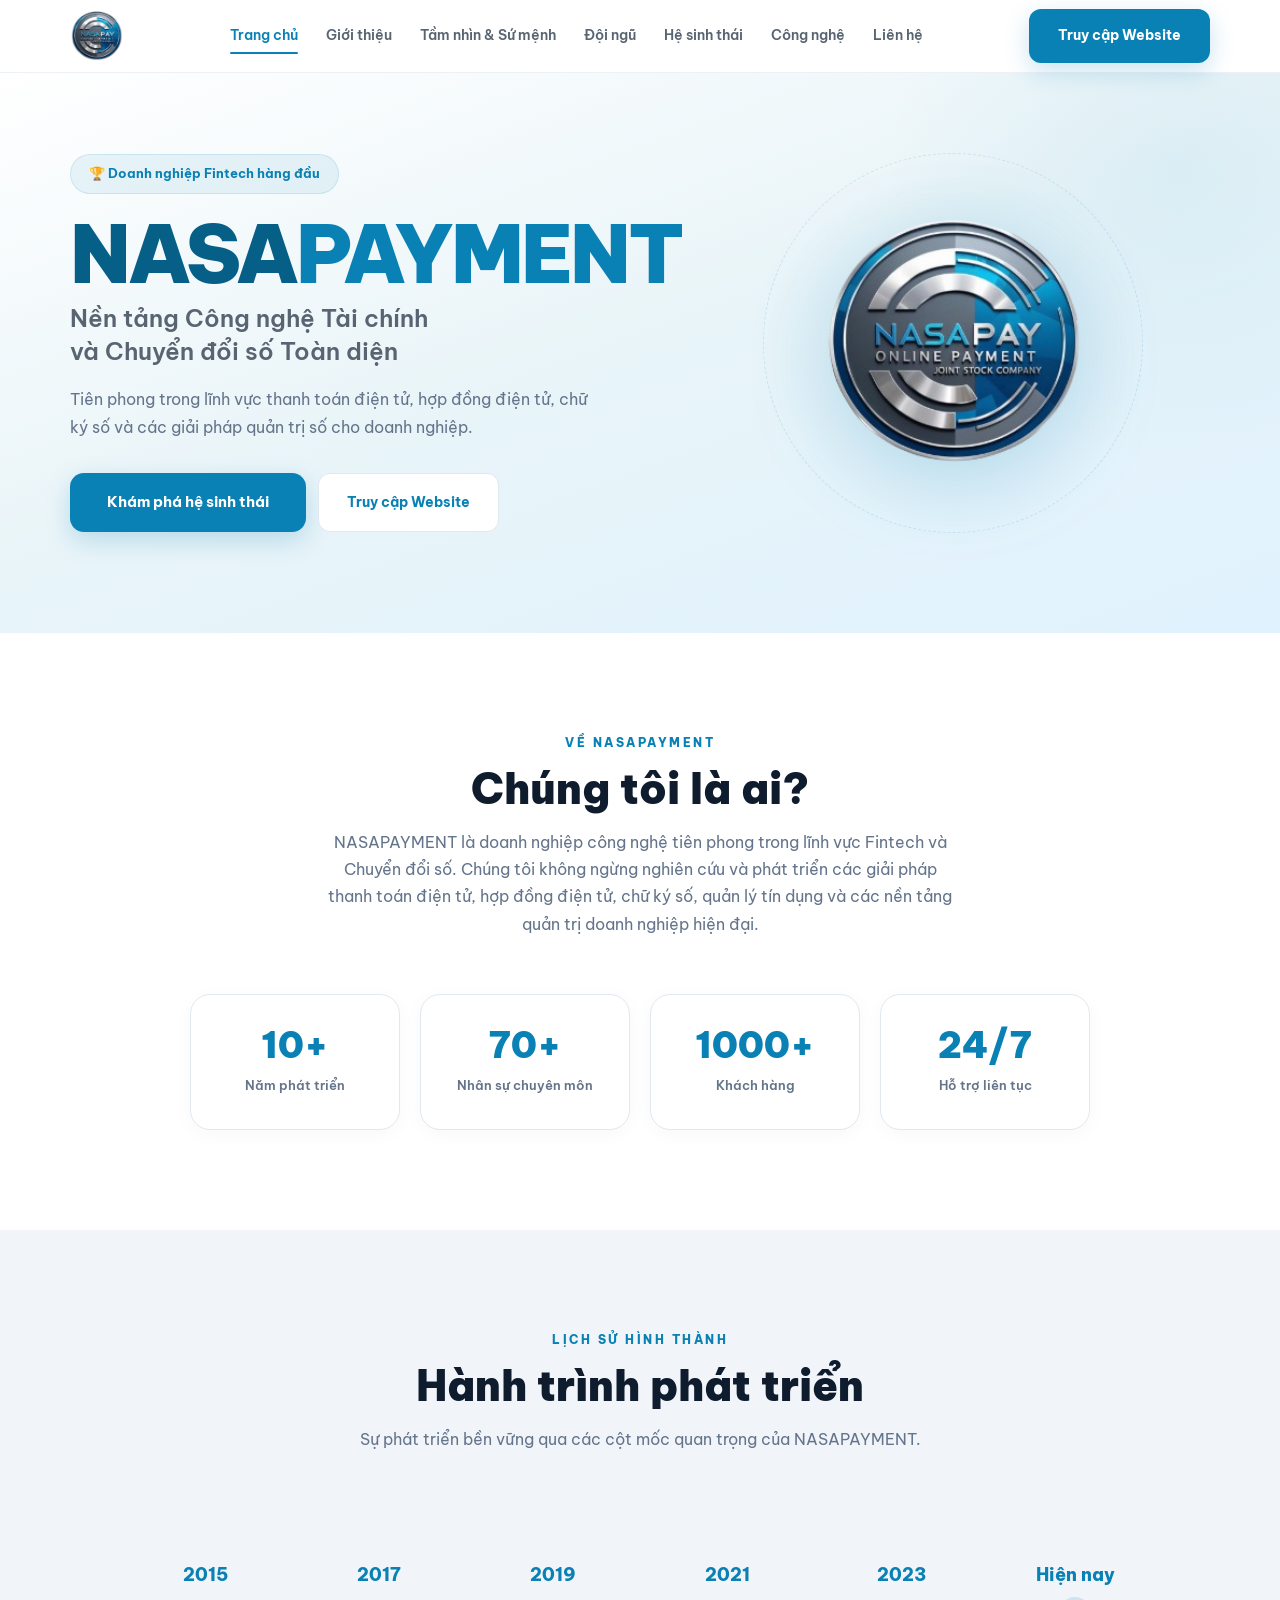
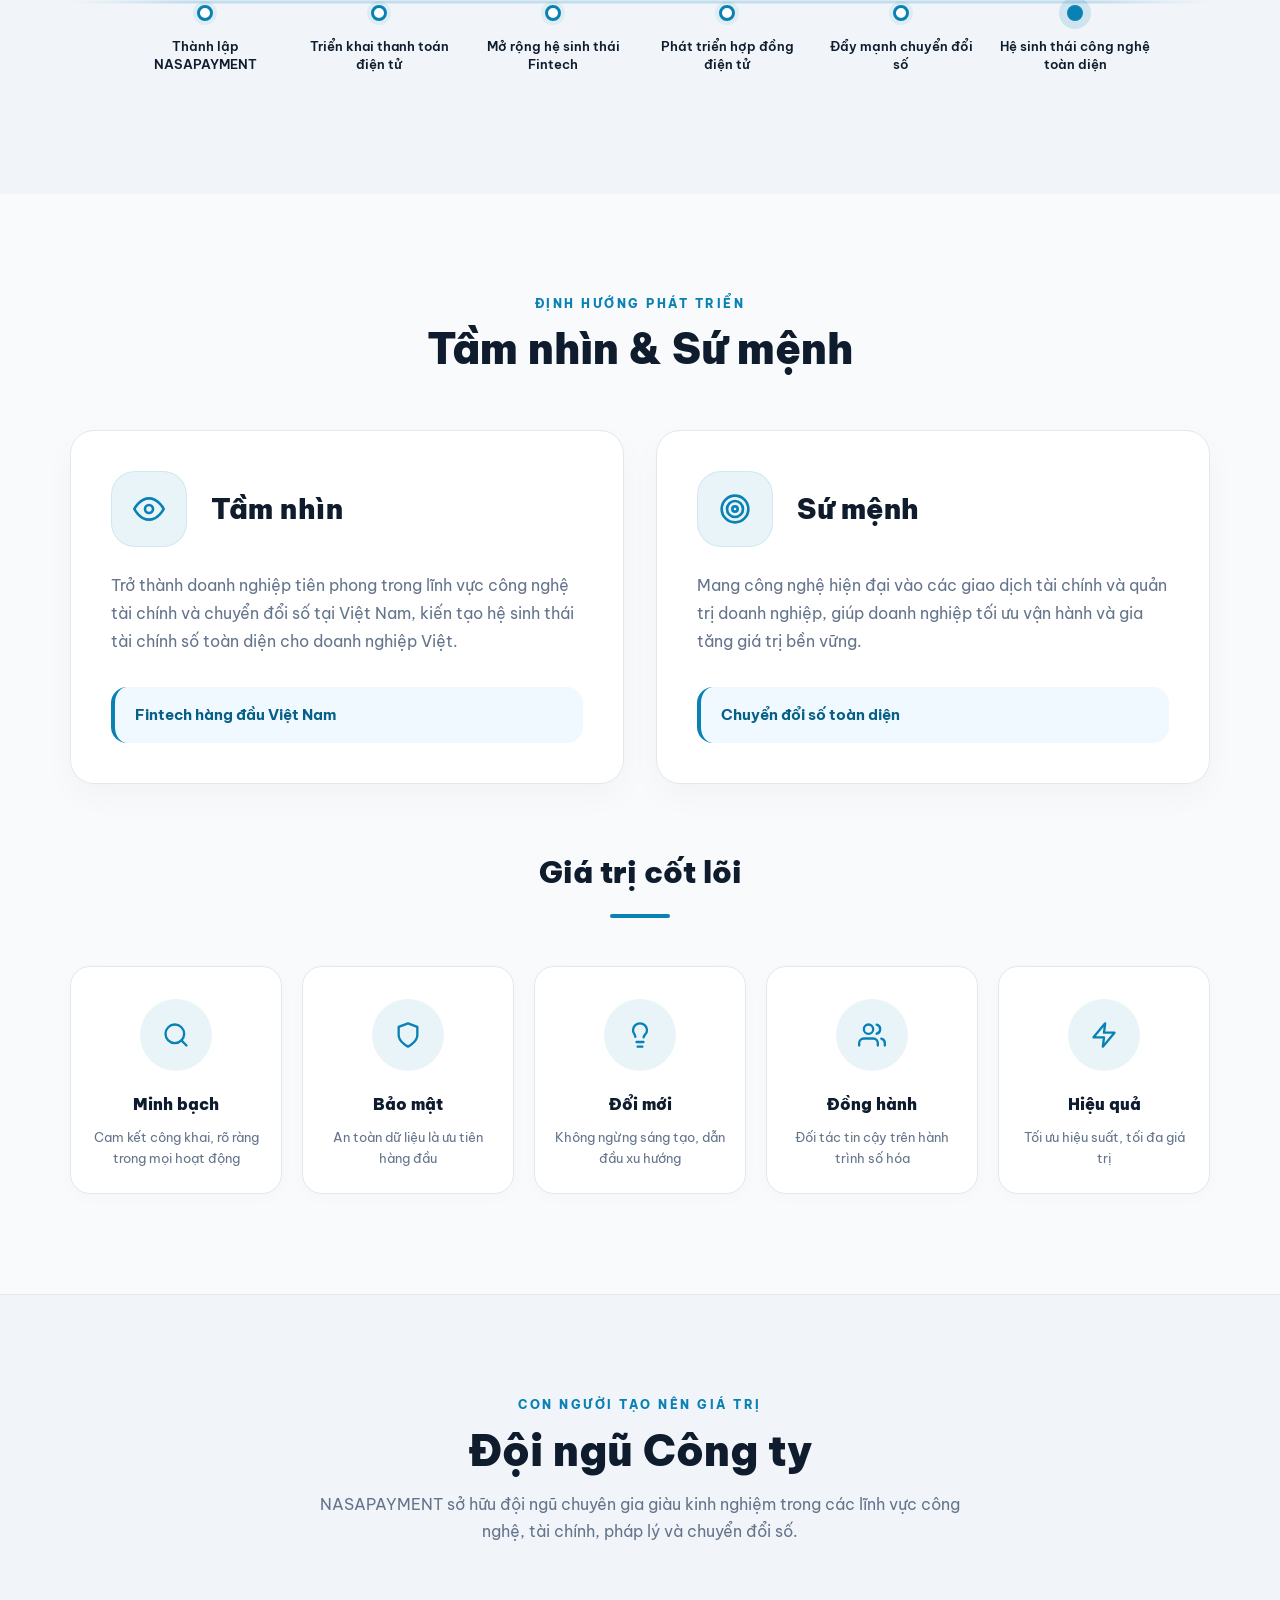
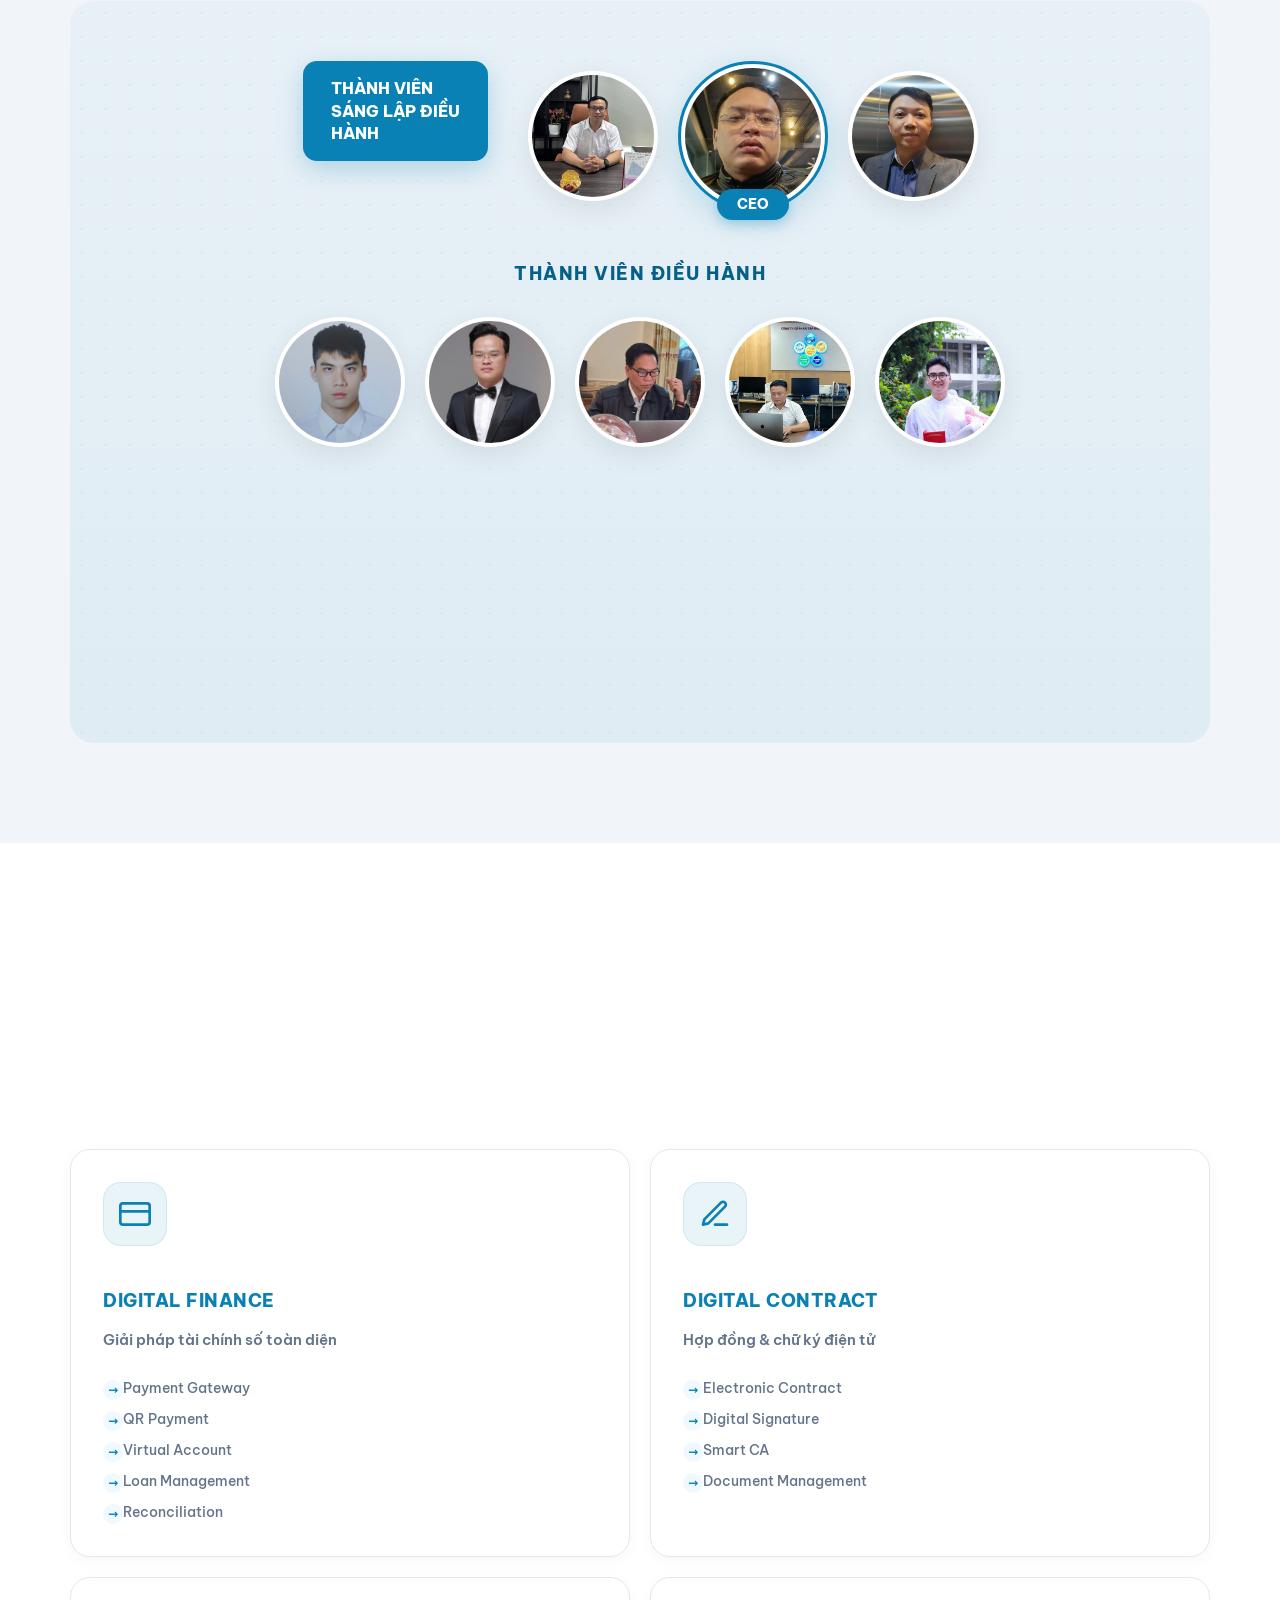
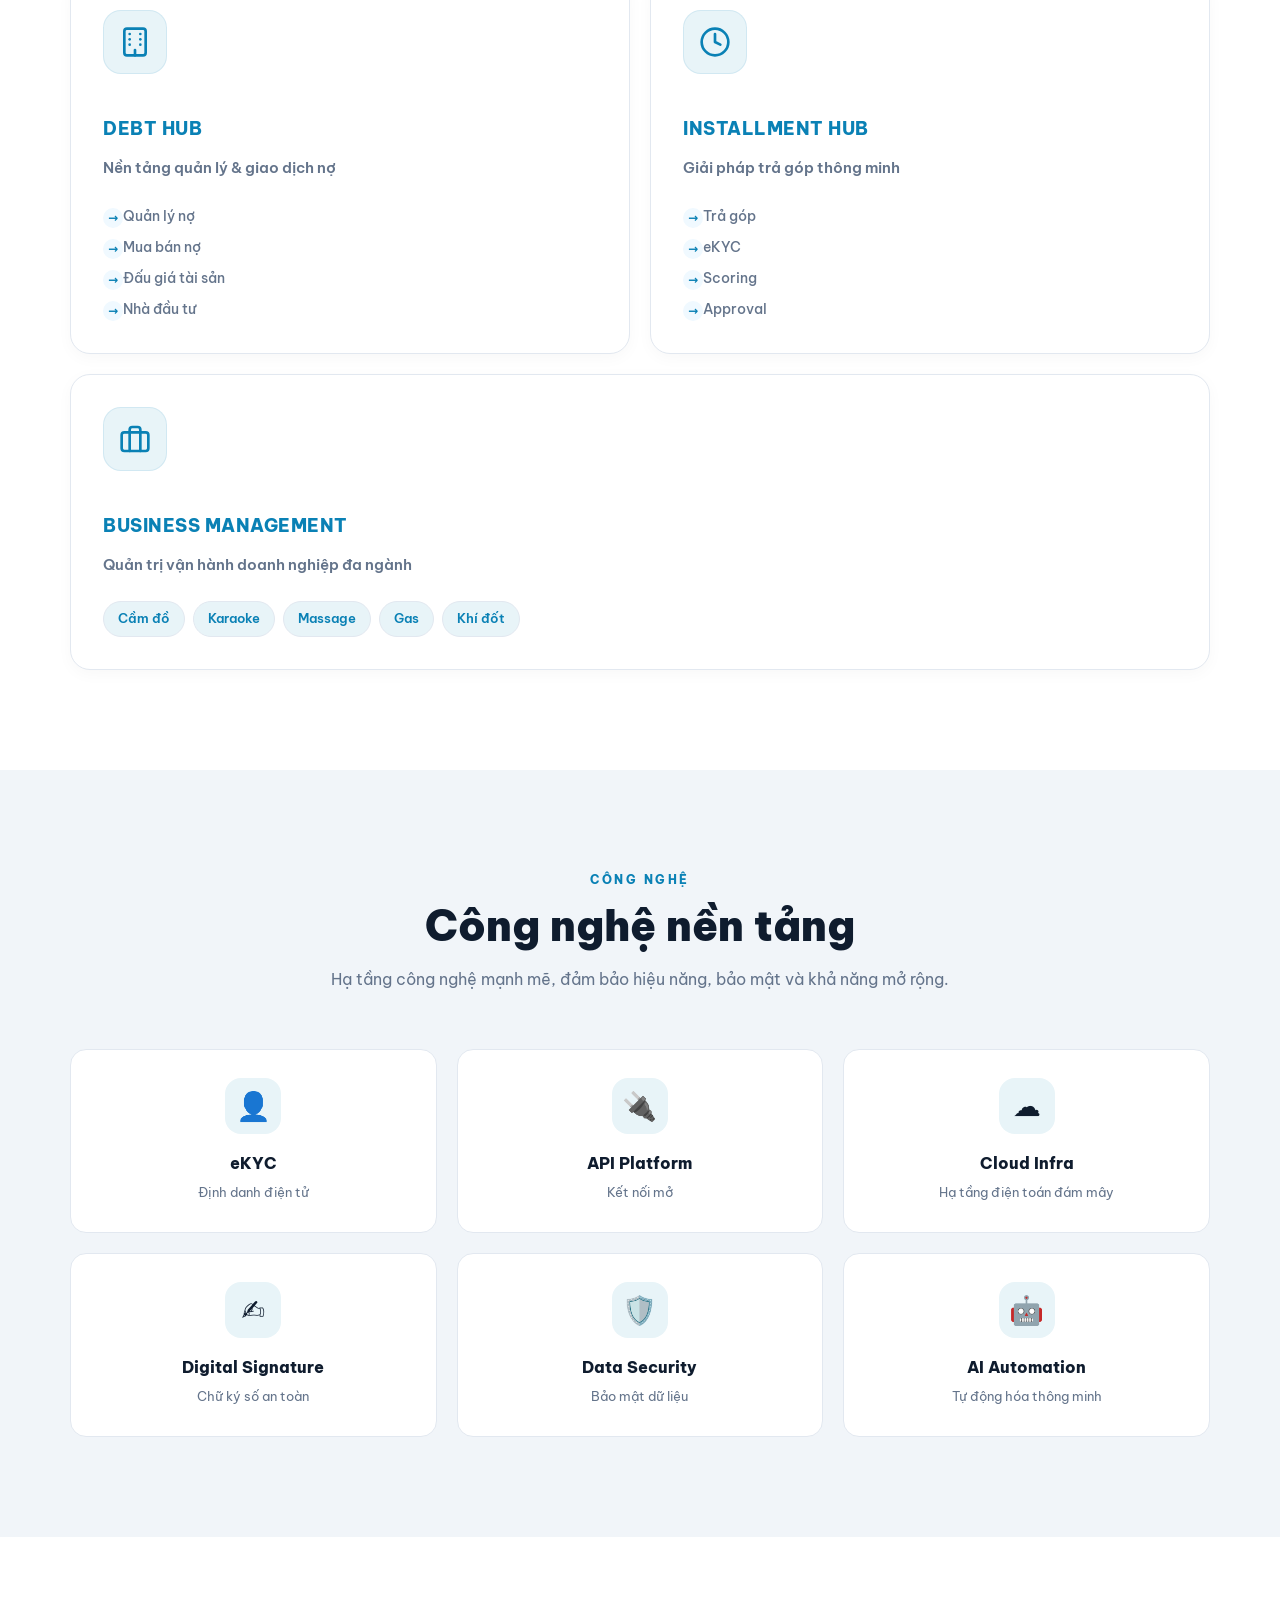
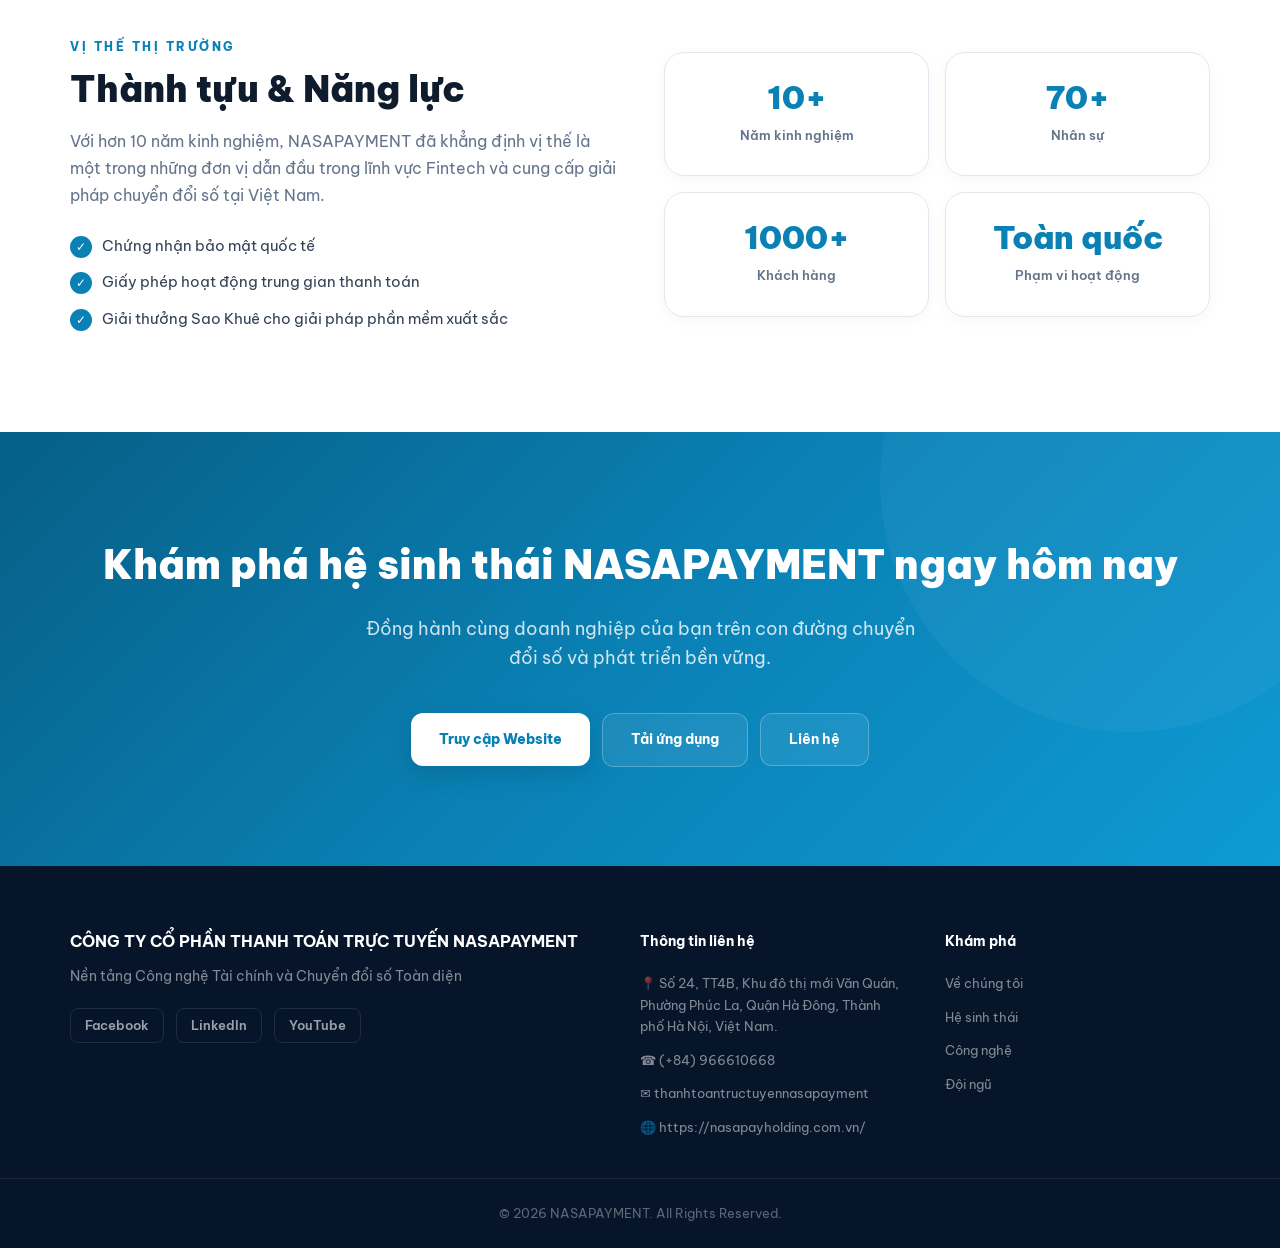
<file: landingpage/index.html>
<!DOCTYPE html>
<html lang="vi">

<head>
    <meta charset="UTF-8" />
    <meta name="viewport" content="width=device-width, initial-scale=1.0" />
    <meta name="description" content="NASAPAYMENT - Nền tảng Công nghệ Tài chính và Chuyển đổi số Toàn diện." />
    <title>NASAPAYMENT - Nền tảng Công nghệ Tài chính và Chuyển đổi số Toàn diện</title>
    <link rel="preconnect" href="https://fonts.googleapis.com">
    <link rel="preconnect" href="https://fonts.gstatic.com" crossorigin>
    <link href="https://fonts.googleapis.com/css2?family=Be+Vietnam+Pro:wght@400;500;600;700;800;900&display=swap"
        rel="stylesheet">
    <link rel="icon" type="image/png" href="assets/images/Logo_Nasa_Pay-removebg-preview.png">
    <link rel="shortcut icon" type="image/png" href="assets/images/Logo_Nasa_Pay-removebg-preview.png">
    <link rel="stylesheet" href="assets/css/animate.min.css">
    <link rel="stylesheet" href="assets/css/style.css">
</head>

<body>
    <!-- HEADER -->
    <header class="header">
        <div class="container nav">
            <a class="logo" href="#home" aria-label="NASAPAYMENT">
                <img src="assets/images/Logo_Nasa_Pay-removebg-preview.png" alt="NASAPAYMENT Logo"
                    style="height: 50px; object-fit: contain;">
            </a>
            <nav class="menu" id="menu">
                <a href="#home">Trang chủ</a>
                <a href="#about">Giới thiệu</a>
                <a href="#vision">Tầm nhìn & Sứ mệnh</a>
                <a href="#team">Đội ngũ</a>
                <a href="#ecosystem">Hệ sinh thái</a>
                <a href="#technology">Công nghệ</a>
                <a href="#footer">Liên hệ</a>
            </nav>
            <div class="nav-actions">
                <a class="btn btn-primary" href="https://nasapay.vn">Truy cập Website</a>
                <button class="mobile-toggle" id="mobileToggle" type="button">☰</button>
            </div>
        </div>
    </header>

    <main>
        <!-- 1. HERO -->
        <section class="hero" id="home">
            <div class="container hero-grid">
                <div class="hero-content">
                    <div class="badge">🏆 Doanh nghiệp Fintech hàng đầu</div>
                    <h1>NASA<span>PAYMENT</span></h1>
                    <h2 class="hero-sub">Nền tảng Công nghệ Tài chính<br>và Chuyển đổi số Toàn diện</h2>
                    <p class="hero-desc">Tiên phong trong lĩnh vực thanh toán điện tử, hợp đồng điện tử, chữ ký số và
                        các giải pháp quản trị số cho doanh nghiệp.</p>
                    <div class="hero-actions">
                        <a class="btn btn-primary btn-lg" href="#ecosystem">Khám phá hệ sinh thái</a>
                        <a class="btn btn-outline" href="https://nasapay.vn">Truy cập Website</a>
                    </div>
                </div>
                <div class="hero-visual">
                    <div class="hero-logo-wrap">
                        <div class="hero-glow"></div>
                        <img src="assets/images/Logo_Nasa_Pay-removebg-preview.png" alt="NASAPAYMENT"
                            class="hero-logo-img">
                        <div class="hero-orbit"></div>
                    </div>
                </div>
            </div>
        </section>

        <!-- 2. GIỚI THIỆU -->
        <section class="section" id="about">
            <div class="container">
                <div class="section-title reveal">
                    <div class="eyebrow">Về NASAPAYMENT</div>
                    <h2>Chúng tôi là ai?</h2>
                    <p>NASAPAYMENT là doanh nghiệp công nghệ tiên phong trong lĩnh vực Fintech và Chuyển đổi số. Chúng
                        tôi
                        không ngừng nghiên cứu và phát triển các giải pháp thanh toán điện tử, hợp đồng điện tử, chữ ký
                        số, quản lý tín dụng và các nền tảng quản trị doanh nghiệp hiện đại.</p>
                </div>
                <div class="stats-row reveal stagger">
                    <div class="stat-card">
                        <strong>10+</strong>
                        <span>Năm phát triển</span>
                    </div>
                    <div class="stat-card">
                        <strong>70+</strong>
                        <span>Nhân sự chuyên môn</span>
                    </div>
                    <div class="stat-card">
                        <strong>1000+</strong>
                        <span>Khách hàng</span>
                    </div>
                    <div class="stat-card">
                        <strong>24/7</strong>
                        <span>Hỗ trợ liên tục</span>
                    </div>
                </div>
            </div>
        </section>

        <!-- 3. HÀNH TRÌNH -->
        <section class="section section-dark" id="journey">
            <div class="container">
                <div class="section-title reveal">
                    <div class="eyebrow">Lịch sử hình thành</div>
                    <h2>Hành trình phát triển</h2>
                    <p>Sự phát triển bền vững qua các cột mốc quan trọng của NASAPAYMENT.</p>
                </div>
                <div class="timeline reveal">
                    <div class="timeline-track"></div>
                    <div class="timeline-items">
                        <div class="t-item">
                            <div class="t-year">2015</div>
                            <div class="t-dot"></div>
                            <div class="t-content">Thành lập NASAPAYMENT</div>
                        </div>
                        <div class="t-item">
                            <div class="t-year">2017</div>
                            <div class="t-dot"></div>
                            <div class="t-content">Triển khai thanh toán điện tử</div>
                        </div>
                        <div class="t-item">
                            <div class="t-year">2019</div>
                            <div class="t-dot"></div>
                            <div class="t-content">Mở rộng hệ sinh thái Fintech</div>
                        </div>
                        <div class="t-item">
                            <div class="t-year">2021</div>
                            <div class="t-dot"></div>
                            <div class="t-content">Phát triển hợp đồng điện tử</div>
                        </div>
                        <div class="t-item">
                            <div class="t-year">2023</div>
                            <div class="t-dot"></div>
                            <div class="t-content">Đẩy mạnh chuyển đổi số</div>
                        </div>
                        <div class="t-item active">
                            <div class="t-year">Hiện nay</div>
                            <div class="t-dot"></div>
                            <div class="t-content">Hệ sinh thái công nghệ toàn diện</div>
                        </div>
                    </div>
                </div>
            </div>
        </section>

        <!-- 4. TẦM NHÌN – SỨ MỆNH – GIÁ TRỊ -->
        <section class="section vision-section" id="vision">
            <div class="container">
                <div class="section-title reveal">
                    <div class="eyebrow">Định hướng phát triển</div>
                    <h2>Tầm nhìn & Sứ mệnh</h2>
                </div>
                <div class="vision-row reveal stagger">
                    <div class="vision-card vision-card--primary">
                        <div class="vision-card-header">
                            <div class="v-icon-wrap">
                                <svg width="32" height="32" viewBox="0 0 24 24" fill="none" stroke="currentColor"
                                    stroke-width="2" stroke-linecap="round" stroke-linejoin="round">
                                    <path d="M1 12s4-8 11-8 11 8 11 8-4 8-11 8-11-8-11-8z"></path>
                                    <circle cx="12" cy="12" r="3"></circle>
                                </svg>
                            </div>
                            <h3>Tầm nhìn</h3>
                        </div>
                        <p>Trở thành doanh nghiệp tiên phong trong lĩnh vực công nghệ tài chính và chuyển đổi số tại
                            Việt Nam, kiến tạo hệ sinh thái tài chính số toàn diện cho doanh nghiệp Việt.</p>
                        <div class="vision-highlight">
                            Fintech hàng đầu Việt Nam
                        </div>
                    </div>
                    <div class="vision-card vision-card--secondary">
                        <div class="vision-card-header">
                            <div class="v-icon-wrap">
                                <svg width="32" height="32" viewBox="0 0 24 24" fill="none" stroke="currentColor"
                                    stroke-width="2" stroke-linecap="round" stroke-linejoin="round">
                                    <circle cx="12" cy="12" r="10"></circle>
                                    <circle cx="12" cy="12" r="6"></circle>
                                    <circle cx="12" cy="12" r="2"></circle>
                                </svg>
                            </div>
                            <h3>Sứ mệnh</h3>
                        </div>
                        <p>Mang công nghệ hiện đại vào các giao dịch tài chính và quản trị doanh nghiệp, giúp doanh
                            nghiệp tối ưu vận hành và gia tăng giá trị bền vững.</p>
                        <div class="vision-highlight">
                            Chuyển đổi số toàn diện
                        </div>
                    </div>
                </div>

                <div class="core-values reveal stagger">
                    <h3 class="cv-title">Giá trị cốt lõi</h3>
                    <div class="values-grid">
                        <div class="value-card">
                            <div class="value-icon">
                                <svg width="28" height="28" viewBox="0 0 24 24" fill="none" stroke="currentColor"
                                    stroke-width="2" stroke-linecap="round" stroke-linejoin="round">
                                    <circle cx="11" cy="11" r="8"></circle>
                                    <line x1="21" y1="21" x2="16.65" y2="16.65"></line>
                                </svg>
                            </div>
                            <h4>Minh bạch</h4>
                            <p>Cam kết công khai, rõ ràng trong mọi hoạt động</p>
                        </div>
                        <div class="value-card">
                            <div class="value-icon">
                                <svg width="28" height="28" viewBox="0 0 24 24" fill="none" stroke="currentColor"
                                    stroke-width="2" stroke-linecap="round" stroke-linejoin="round">
                                    <path d="M12 22s8-4 8-10V5l-8-3-8 3v7c0 6 8 10 8 10z"></path>
                                </svg>
                            </div>
                            <h4>Bảo mật</h4>
                            <p>An toàn dữ liệu là ưu tiên hàng đầu</p>
                        </div>
                        <div class="value-card">
                            <div class="value-icon">
                                <svg width="28" height="28" viewBox="0 0 24 24" fill="none" stroke="currentColor"
                                    stroke-width="2" stroke-linecap="round" stroke-linejoin="round">
                                    <path d="M9 18h6"></path>
                                    <path d="M10 22h4"></path>
                                    <path
                                        d="M15.09 14c.18-.98.65-1.74 1.41-2.5A4.65 4.65 0 0 0 18 8 6 6 0 0 0 6 8c0 1 .34 2.02.9 2.8.7.99 1.15 1.79 1.1 2.7">
                                    </path>
                                </svg>
                            </div>
                            <h4>Đổi mới</h4>
                            <p>Không ngừng sáng tạo, dẫn đầu xu hướng</p>
                        </div>
                        <div class="value-card">
                            <div class="value-icon">
                                <svg width="28" height="28" viewBox="0 0 24 24" fill="none" stroke="currentColor"
                                    stroke-width="2" stroke-linecap="round" stroke-linejoin="round">
                                    <path d="M17 21v-2a4 4 0 0 0-4-4H5a4 4 0 0 0-4 4v2"></path>
                                    <circle cx="9" cy="7" r="4"></circle>
                                    <path d="M23 21v-2a4 4 0 0 0-3-3.87"></path>
                                    <path d="M16 3.13a4 4 0 0 1 0 7.75"></path>
                                </svg>
                            </div>
                            <h4>Đồng hành</h4>
                            <p>Đối tác tin cậy trên hành trình số hóa</p>
                        </div>
                        <div class="value-card">
                            <div class="value-icon">
                                <svg width="28" height="28" viewBox="0 0 24 24" fill="none" stroke="currentColor"
                                    stroke-width="2" stroke-linecap="round" stroke-linejoin="round">
                                    <polygon points="13 2 3 14 12 14 11 22 21 10 12 10 13 2"></polygon>
                                </svg>
                            </div>
                            <h4>Hiệu quả</h4>
                            <p>Tối ưu hiệu suất, tối đa giá trị</p>
                        </div>
                    </div>
                </div>
            </div>
        </section>

        <!-- 5. ĐỘI NGŨ -->
        <section class="section section-dark" id="team">
            <div class="container">
                <div class="section-title reveal">
                    <div class="eyebrow">Con người tạo nên giá trị</div>
                    <h2>Đội ngũ Công ty</h2>
                    <p>NASAPAYMENT sở hữu đội ngũ chuyên gia giàu kinh nghiệm trong các lĩnh vực công nghệ, tài chính,
                        pháp
                        lý và chuyển đổi số.</p>
                </div>

                <div class="team-hierarchy">
                    <!-- Sáng lập -->
                    <div class="team-tier reveal tier-top">
                        <div class="tier-title-box">THÀNH VIÊN<br>SÁNG LẬP ĐIỀU<br>HÀNH</div>
                        <div class="tier-members" style="align-items: center;">
                            <div class="member-circle">
                                <div class="avatar-bg"
                                    style="background-image: url('assets/images/menber/menber-1.jpg'); background-size: cover; background-position: center 10%;">
                                </div>
                            </div>
                            <div class="member-circle ceo-circle">
                                <div class="avatar-bg"
                                    style="background-image: url('assets/images/menber/menber-2(ceo).png'); background-size: cover; background-position: center 10%;">
                                </div>
                                <div class="ceo-label">CEO</div>
                            </div>
                            <div class="member-circle">
                                <div class="avatar-bg"
                                    style="background-image: url('assets/images/menber/menber-3.png'); background-size: cover; background-position: center 10%;">
                                </div>
                            </div>
                        </div>
                    </div>

                    <!-- Điều hành -->
                    <div class="team-tier reveal">
                        <h3 class="tier-title">THÀNH VIÊN ĐIỀU HÀNH</h3>
                        <div class="tier-members" style="align-items: center;">
                            <div class="member-circle">
                                <div class="avatar-bg"
                                    style="background-image: url('assets/images/menber/menber-4.png'); background-size: cover; background-position: center 15%;">
                                </div>
                            </div>
                            <div class="member-circle">
                                <div class="avatar-bg"
                                    style="background-image: url('assets/images/menber/menber-5.png'); background-size: cover; background-position: center 10%;">
                                </div>
                            </div>
                            <div class="member-circle">
                                <div class="avatar-bg"
                                    style="background-image: url('assets/images/menber/menber-6.png'); background-size: cover; background-position: center 15%;">
                                </div>
                            </div>
                            <div class="member-circle">
                                <div class="avatar-bg"
                                    style="background-image: url('assets/images/menber/menber-7.jpg'); background-size: cover; background-position: center 20%;">
                                </div>
                            </div>
                            <div class="member-circle">
                                <div class="avatar-bg"
                                    style="background-image: url('assets/images/menber/menber-8.png'); background-size: cover; background-position: center 15%;">
                                </div>
                            </div>
                        </div>
                    </div>

                    <!-- Vốn thị trường -->
                    <div class="team-tier reveal">
                        <h3 class="tier-title">BAN ĐIỀU HÀNH VỐN THỊ TRƯỜNG</h3>
                        <div class="tier-members" style="align-items: center;">
                            <div class="member-circle">
                                <div class="avatar-bg"
                                    style="background-image: url('assets/images/menber/menber-9.png'); background-size: cover; background-position: center 15%;">
                                </div>
                            </div>
                            <div class="member-circle">
                                <div class="default-avatar">
                                    <svg width="48" height="48" viewBox="0 0 24 24" fill="none" stroke="currentColor"
                                        stroke-width="1.5" stroke-linecap="round" stroke-linejoin="round">
                                        <path d="M20 21v-2a4 4 0 0 0-4-4H8a4 4 0 0 0-4 4v2"></path>
                                        <circle cx="12" cy="7" r="4"></circle>
                                    </svg>
                                </div>
                            </div>
                            <div class="member-circle">
                                <div class="default-avatar">
                                    <svg width="48" height="48" viewBox="0 0 24 24" fill="none" stroke="currentColor"
                                        stroke-width="1.5" stroke-linecap="round" stroke-linejoin="round">
                                        <path d="M20 21v-2a4 4 0 0 0-4-4H8a4 4 0 0 0-4 4v2"></path>
                                        <circle cx="12" cy="7" r="4"></circle>
                                    </svg>
                                </div>
                            </div>
                            <div class="member-circle">
                                <div class="default-avatar">
                                    <svg width="48" height="48" viewBox="0 0 24 24" fill="none" stroke="currentColor"
                                        stroke-width="1.5" stroke-linecap="round" stroke-linejoin="round">
                                        <path d="M20 21v-2a4 4 0 0 0-4-4H8a4 4 0 0 0-4 4v2"></path>
                                        <circle cx="12" cy="7" r="4"></circle>
                                    </svg>
                                </div>
                            </div>
                            <div class="member-circle">
                                <div class="default-avatar">
                                    <svg width="48" height="48" viewBox="0 0 24 24" fill="none" stroke="currentColor"
                                        stroke-width="1.5" stroke-linecap="round" stroke-linejoin="round">
                                        <path d="M20 21v-2a4 4 0 0 0-4-4H8a4 4 0 0 0-4 4v2"></path>
                                        <circle cx="12" cy="7" r="4"></circle>
                                    </svg>
                                </div>
                            </div>
                        </div>
                    </div>
                </div>
            </div>
        </section>

        <!-- 6. HỆ SINH THÁI -->
        <section class="section ecosystem-section" id="ecosystem">
            <div class="container">
                <div class="section-title reveal">
                    <div class="eyebrow">Năng lực sản phẩm</div>
                    <h2>Hệ sinh thái giải pháp</h2>
                    <p>Cung cấp giải pháp công nghệ toàn diện cho đa dạng nhu cầu của doanh nghiệp và tổ chức tài chính.
                    </p>
                </div>

                <div class="ecosystem-grid stagger">
                    <div class="eco-card reveal" data-num="01">
                        <div class="eco-card-top">
                            <div class="eco-icon">
                                <svg width="32" height="32" viewBox="0 0 24 24" fill="none" stroke="currentColor"
                                    stroke-width="2" stroke-linecap="round" stroke-linejoin="round">
                                    <rect x="1" y="4" width="22" height="16" rx="2" ry="2"></rect>
                                    <line x1="1" y1="10" x2="23" y2="10"></line>
                                </svg>
                            </div>
                        </div>
                        <h3>DIGITAL FINANCE</h3>
                        <p class="eco-desc">Giải pháp tài chính số toàn diện</p>
                        <ul class="eco-list">
                            <li>Payment Gateway</li>
                            <li>QR Payment</li>
                            <li>Virtual Account</li>
                            <li>Loan Management</li>
                            <li>Reconciliation</li>
                        </ul>
                    </div>
                    <div class="eco-card reveal" data-num="02">
                        <div class="eco-card-top">
                            <div class="eco-icon">
                                <svg width="32" height="32" viewBox="0 0 24 24" fill="none" stroke="currentColor"
                                    stroke-width="2" stroke-linecap="round" stroke-linejoin="round">
                                    <path d="M12 20h9"></path>
                                    <path d="M16.5 3.5a2.121 2.121 0 0 1 3 3L7 19l-4 1 1-4L16.5 3.5z"></path>
                                </svg>
                            </div>
                        </div>
                        <h3>DIGITAL CONTRACT</h3>
                        <p class="eco-desc">Hợp đồng & chữ ký điện tử</p>
                        <ul class="eco-list">
                            <li>Electronic Contract</li>
                            <li>Digital Signature</li>
                            <li>Smart CA</li>
                            <li>Document Management</li>
                        </ul>
                    </div>
                    <div class="eco-card reveal" data-num="03">
                        <div class="eco-card-top">
                            <div class="eco-icon">
                                <svg width="32" height="32" viewBox="0 0 24 24" fill="none" stroke="currentColor"
                                    stroke-width="2" stroke-linecap="round" stroke-linejoin="round">
                                    <rect x="4" y="2" width="16" height="20" rx="2" ry="2"></rect>
                                    <line x1="12" y1="18" x2="12" y2="22"></line>
                                    <line x1="8" y1="6" x2="8" y2="6.01"></line>
                                    <line x1="16" y1="6" x2="16" y2="6.01"></line>
                                    <line x1="8" y1="10" x2="8" y2="10.01"></line>
                                    <line x1="16" y1="10" x2="16" y2="10.01"></line>
                                    <line x1="8" y1="14" x2="8" y2="14.01"></line>
                                    <line x1="16" y1="14" x2="16" y2="14.01"></line>
                                </svg>
                            </div>
                        </div>
                        <h3>DEBT HUB</h3>
                        <p class="eco-desc">Nền tảng quản lý & giao dịch nợ</p>
                        <ul class="eco-list">
                            <li>Quản lý nợ</li>
                            <li>Mua bán nợ</li>
                            <li>Đấu giá tài sản</li>
                            <li>Nhà đầu tư</li>
                        </ul>
                    </div>
                    <div class="eco-card reveal" data-num="04">
                        <div class="eco-card-top">
                            <div class="eco-icon">
                                <svg width="32" height="32" viewBox="0 0 24 24" fill="none" stroke="currentColor"
                                    stroke-width="2" stroke-linecap="round" stroke-linejoin="round">
                                    <circle cx="12" cy="12" r="10"></circle>
                                    <polyline points="12 6 12 12 16 14"></polyline>
                                </svg>
                            </div>
                        </div>
                        <h3>INSTALLMENT HUB</h3>
                        <p class="eco-desc">Giải pháp trả góp thông minh</p>
                        <ul class="eco-list">
                            <li>Trả góp</li>
                            <li>eKYC</li>
                            <li>Scoring</li>
                            <li>Approval</li>
                        </ul>
                    </div>
                    <div class="eco-card eco-card-wide reveal" data-num="05">
                        <div class="eco-card-top">
                            <div class="eco-icon">
                                <svg width="32" height="32" viewBox="0 0 24 24" fill="none" stroke="currentColor"
                                    stroke-width="2" stroke-linecap="round" stroke-linejoin="round">
                                    <rect x="2" y="7" width="20" height="14" rx="2" ry="2"></rect>
                                    <path d="M16 21V5a2 2 0 0 0-2-2h-4a2 2 0 0 0-2 2v16"></path>
                                </svg>
                            </div>
                        </div>
                        <h3>BUSINESS MANAGEMENT</h3>
                        <p class="eco-desc">Quản trị vận hành doanh nghiệp đa ngành</p>
                        <div class="tags">
                            <span class="tag">Cầm đồ</span>
                            <span class="tag">Karaoke</span>
                            <span class="tag">Massage</span>
                            <span class="tag">Gas</span>
                            <span class="tag">Khí đốt</span>
                        </div>
                    </div>
                </div>
            </div>
        </section>


        <!-- 7. CÔNG NGHỆ -->
        <section class="section section-dark" id="technology">
            <div class="container">
                <div class="section-title reveal">
                    <div class="eyebrow">Công nghệ</div>
                    <h2>Công nghệ nền tảng</h2>
                    <p>Hạ tầng công nghệ mạnh mẽ, đảm bảo hiệu năng, bảo mật và khả năng mở rộng.</p>
                </div>
                <div class="tech-grid reveal stagger">
                    <div class="tech-item">
                        <div class="tech-icon">👤</div>
                        <h4>eKYC</h4>
                        <p>Định danh điện tử</p>
                    </div>
                    <div class="tech-item">
                        <div class="tech-icon">🔌</div>
                        <h4>API Platform</h4>
                        <p>Kết nối mở</p>
                    </div>
                    <div class="tech-item">
                        <div class="tech-icon">☁️</div>
                        <h4>Cloud Infra</h4>
                        <p>Hạ tầng điện toán đám mây</p>
                    </div>
                    <div class="tech-item">
                        <div class="tech-icon">✍️</div>
                        <h4>Digital Signature</h4>
                        <p>Chữ ký số an toàn</p>
                    </div>
                    <div class="tech-item">
                        <div class="tech-icon">🛡️</div>
                        <h4>Data Security</h4>
                        <p>Bảo mật dữ liệu</p>
                    </div>
                    <div class="tech-item">
                        <div class="tech-icon">🤖</div>
                        <h4>AI Automation</h4>
                        <p>Tự động hóa thông minh</p>
                    </div>
                </div>
            </div>
        </section>

        <!-- 8. THÀNH TỰU -->
        <section class="section" id="achievements">
            <div class="container">
                <div class="achievements-grid reveal">
                    <div class="ach-text">
                        <div class="eyebrow">Vị thế thị trường</div>
                        <h2>Thành tựu & Năng lực</h2>
                        <p>Với hơn 10 năm kinh nghiệm, NASAPAYMENT đã khẳng định vị thế là một trong những đơn vị dẫn
                            đầu
                            trong lĩnh vực Fintech và cung cấp giải pháp chuyển đổi số tại Việt Nam.</p>
                        <ul class="about-list">
                            <li>Chứng nhận bảo mật quốc tế</li>
                            <li>Giấy phép hoạt động trung gian thanh toán</li>
                            <li>Giải thưởng Sao Khuê cho giải pháp phần mềm xuất sắc</li>
                        </ul>
                    </div>
                    <div class="ach-stats stagger">
                        <div class="ach-stat-card">
                            <strong>10+</strong><span>Năm kinh nghiệm</span>
                        </div>
                        <div class="ach-stat-card">
                            <strong>70+</strong><span>Nhân sự</span>
                        </div>
                        <div class="ach-stat-card">
                            <strong>1000+</strong><span>Khách hàng</span>
                        </div>
                        <div class="ach-stat-card">
                            <strong>Toàn quốc</strong><span>Phạm vi hoạt động</span>
                        </div>
                    </div>
                </div>
            </div>
        </section>

        <!-- 9. CTA -->
        <section class="cta-section" id="cta">
            <div class="container reveal">
                <h2>Khám phá hệ sinh thái NASAPAYMENT ngay hôm nay</h2>
                <p>Đồng hành cùng doanh nghiệp của bạn trên con đường chuyển đổi số và phát triển bền vững.</p>
                <div class="cta-buttons">
                    <a class="btn btn-white" href="https://nasapay.vn">Truy cập Website</a>
                    <a class="btn btn-ghost" href="#">Tải ứng dụng</a>
                    <a class="btn btn-ghost" href="#footer">Liên hệ</a>
                </div>
            </div>
        </section>
    </main>

    <!-- FOOTER -->
    <footer class="footer" id="footer">
        <div class="container footer-grid">
            <div class="footer-brand">
                <h3>CÔNG TY CỔ PHẦN THANH TOÁN TRỰC TUYẾN NASAPAYMENT</h3>
                <p>Nền tảng Công nghệ Tài chính và Chuyển đổi số Toàn diện</p>
                <div class="footer-social">
                    <a href="#">Facebook</a>
                    <a href="#">LinkedIn</a>
                    <a href="#">YouTube</a>
                </div>
            </div>
            <div class="footer-col">
                <h4>Thông tin liên hệ</h4>
                <ul>
                    <li>📍 Số 24, TT4B, Khu đô thị mới Văn Quán, Phường Phúc La, Quận Hà Đông, Thành phố Hà Nội, Việt
                        Nam.</li>
                    <li>☎ (+84) 966610668</li>
                    <li>✉ thanhtoantructuyennasapayment</li>
                    <li>🌐 https://nasapayholding.com.vn/</li>
                </ul>
            </div>
            <div class="footer-col">
                <h4>Khám phá</h4>
                <ul>
                    <li><a href="#about">Về chúng tôi</a></li>
                    <li><a href="#ecosystem">Hệ sinh thái</a></li>
                    <li><a href="#technology">Công nghệ</a></li>
                    <li><a href="#team">Đội ngũ</a></li>
                </ul>
            </div>
        </div>
        <div class="footer-bottom">
            <p>© 2026 NASAPAYMENT. All Rights Reserved.</p>
        </div>
    </footer>

    <button class="scroll-top btn btn-primary" id="scrollTopBtn" aria-label="Back to top">▲</button>
    <script src="assets/js/main.js"></script>
</body>

</html>
</file>
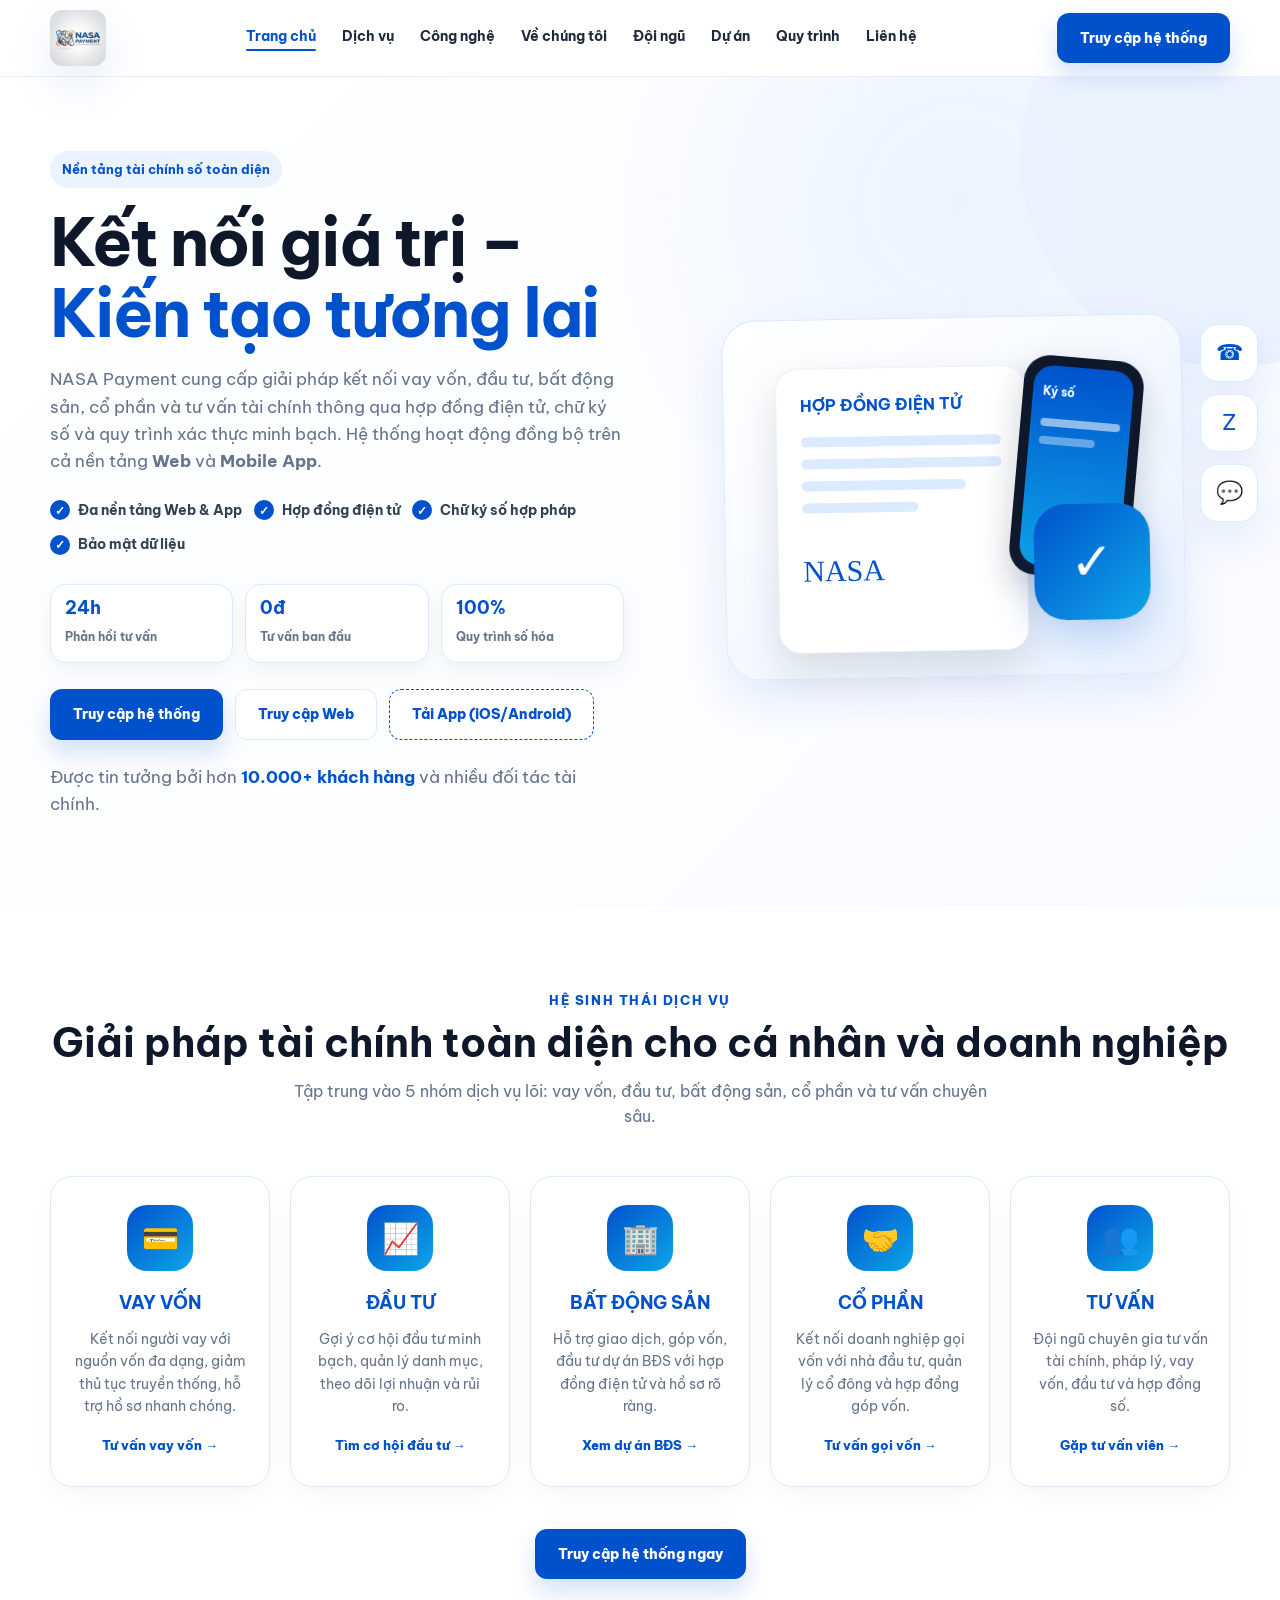
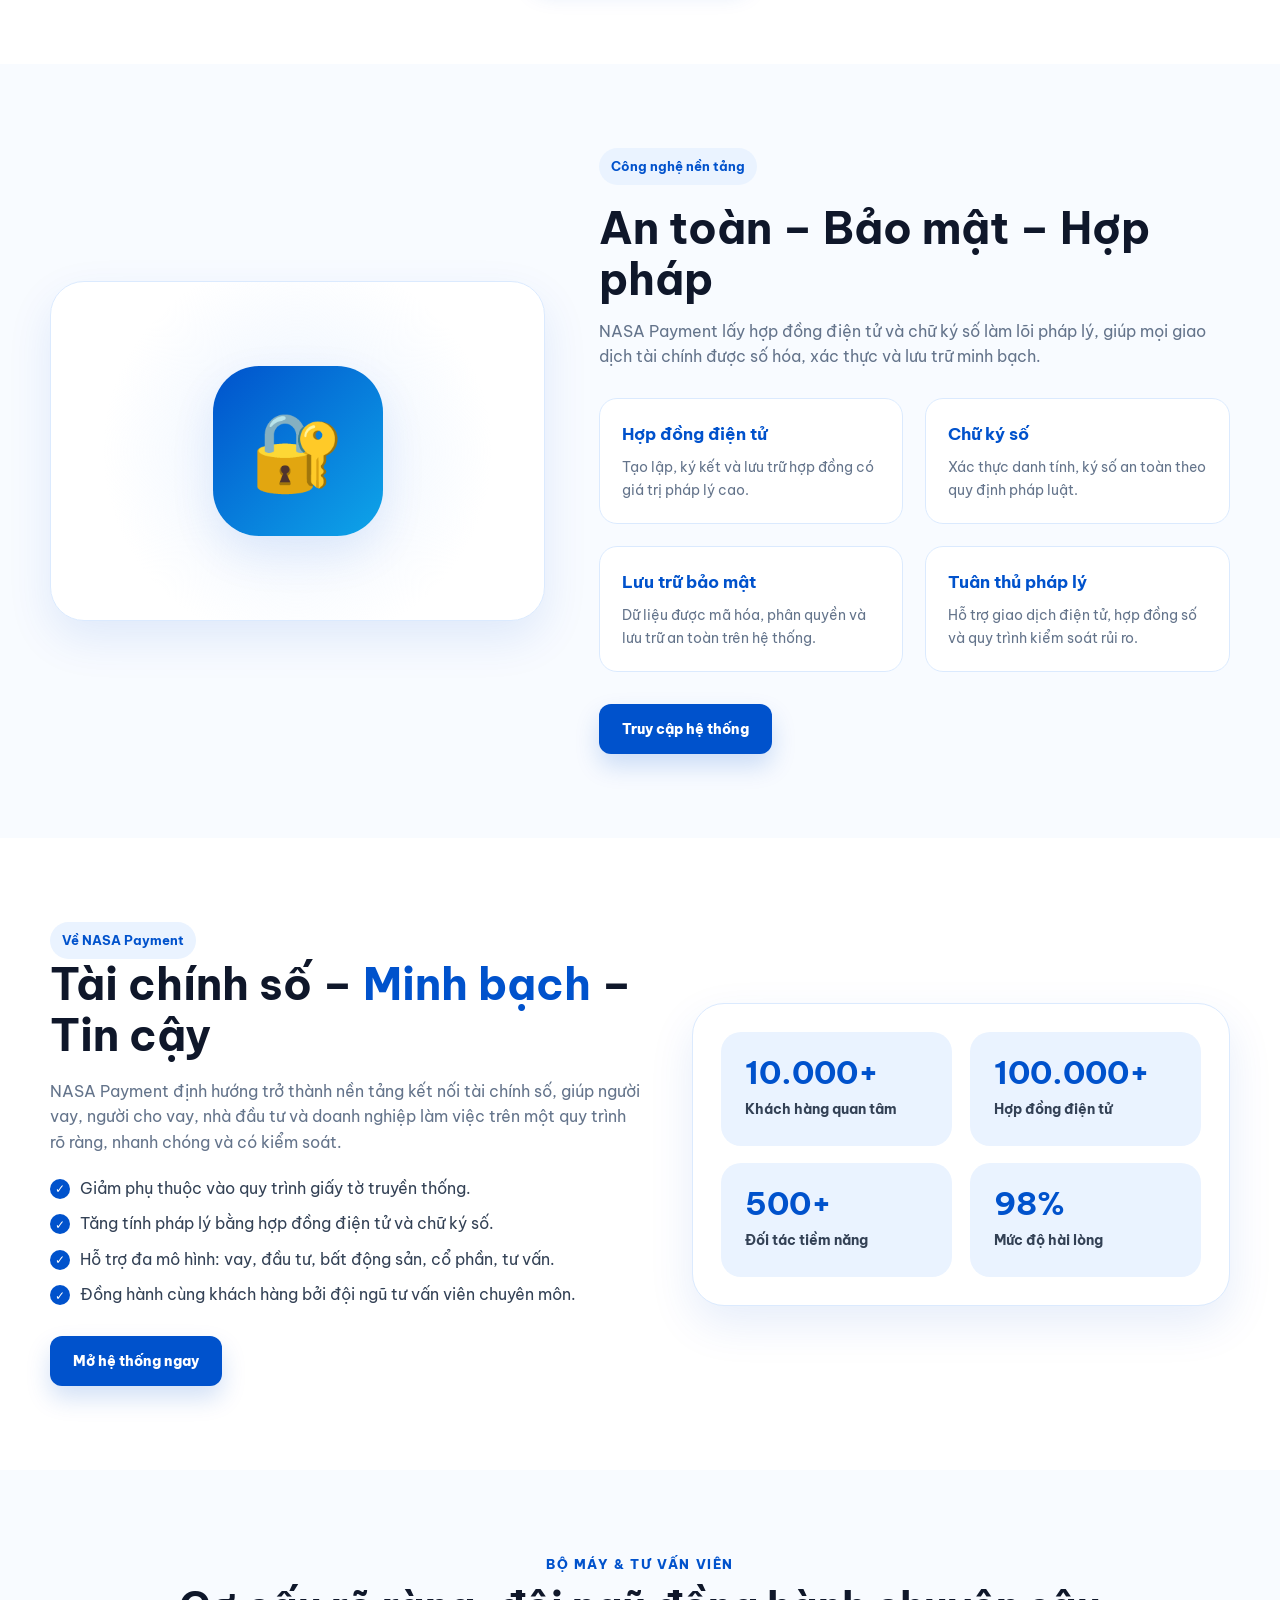
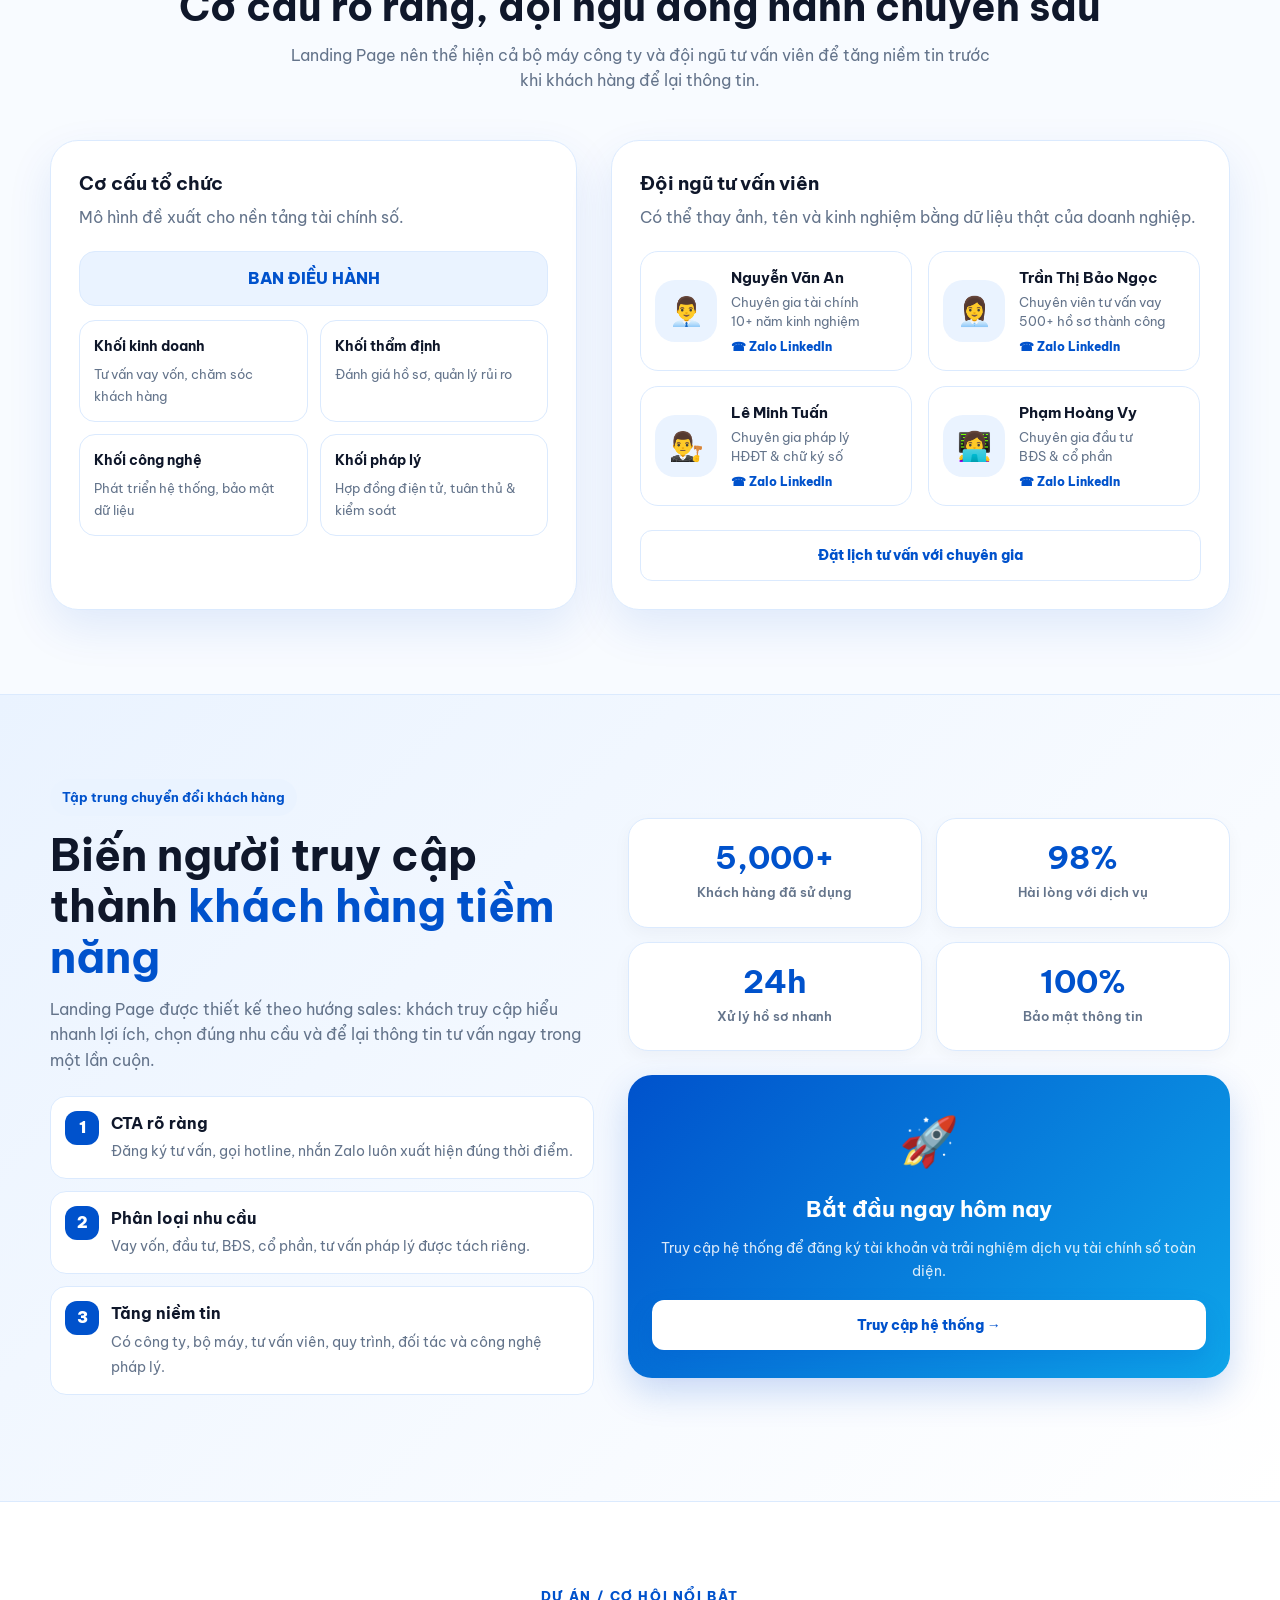
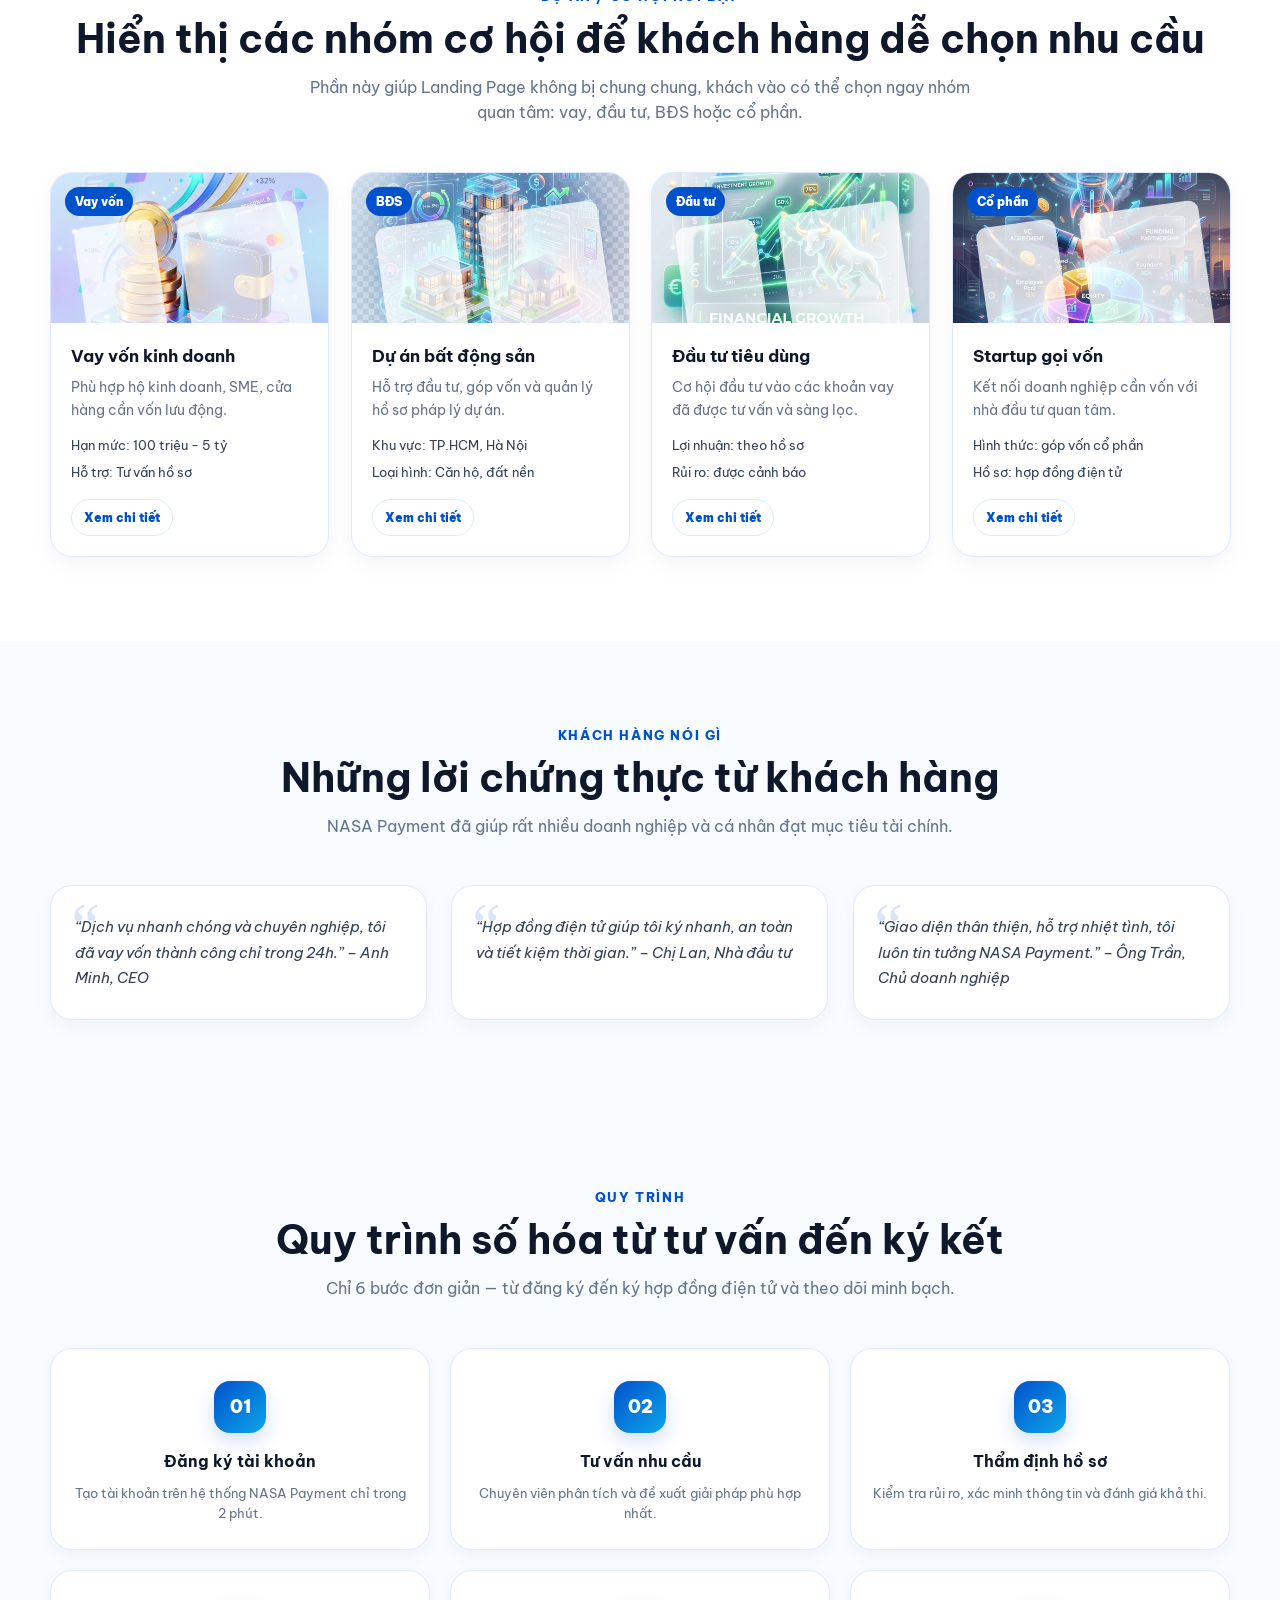
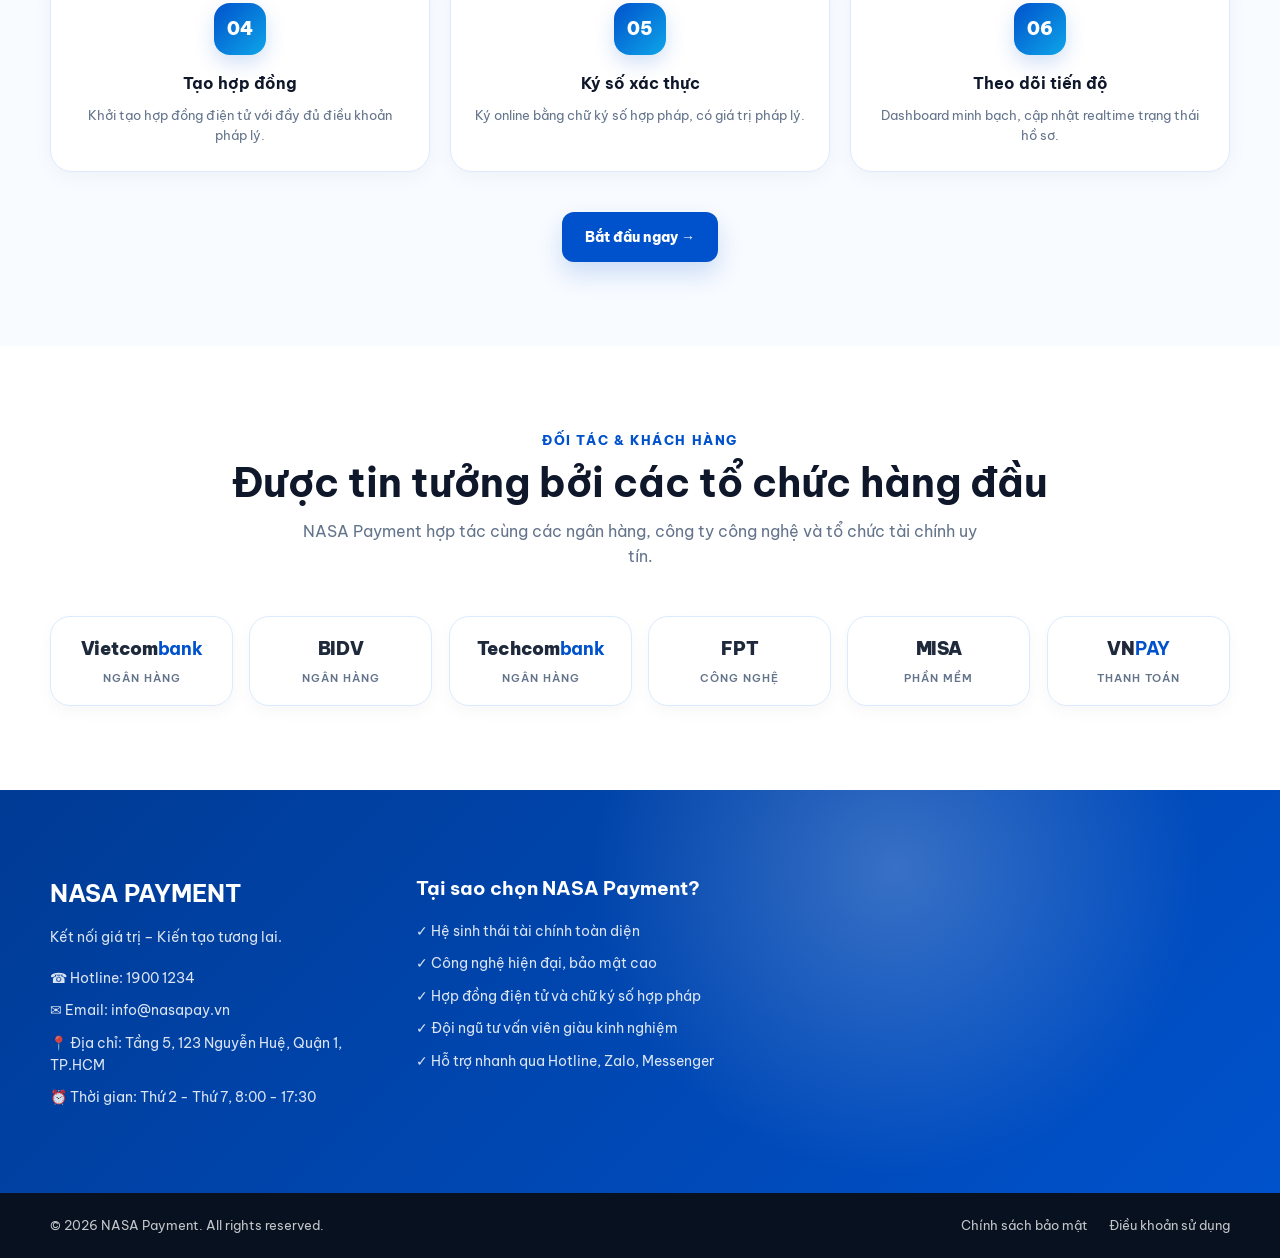
<file: landingpage]/index.html>
<!DOCTYPE html>
<html lang="vi">

<head>
    <meta charset="UTF-8" />
    <meta name="viewport" content="width=device-width, initial-scale=1.0" />
    <meta name="description"
        content="NASA Payment - Nền tảng tài chính số toàn diện: vay vốn, đầu tư, bất động sản, cổ phần, hợp đồng điện tử và chữ ký số." />
    <title>NASA Payment - Nền tảng tài chính số toàn diện</title>
    <link rel="preconnect" href="https://fonts.googleapis.com">
    <link rel="preconnect" href="https://fonts.gstatic.com" crossorigin>
    <link href="https://fonts.googleapis.com/css2?family=Be+Vietnam+Pro:wght@400;500;700;900&display=swap"
        rel="stylesheet">
    <link rel="stylesheet" href="assets/css/animate.min.css">
    <link rel="stylesheet" href="assets/css/style.css">
</head>

<body>
    <header class="header">
        <div class="container nav">
            <a class="logo" href="#home" aria-label="NASA Payment">
                <img src="assets/images/nasa_payment_logo_1781400443479.png" alt="NASA Payment Logo"
                    style="height: 56px; border-radius: 12px; object-fit: contain; box-shadow: var(--shadow);">
            </a>

            <nav class="menu" id="menu">
                <a href="#home">Trang chủ</a>
                <a href="#services">Dịch vụ</a>
                <a href="#technology">Công nghệ</a>
                <a href="#about">Về chúng tôi</a>
                <a href="#team">Đội ngũ</a>
                <a href="#projects">Dự án</a>
                <a href="#process">Quy trình</a>
                <a href="#contact">Liên hệ</a>
            </nav>

            <div class="nav-actions">
                <a class="btn btn-primary" href="https://system.nasapay.vn">Truy cập hệ thống</a>
                <button class="mobile-toggle" id="mobileToggle" type="button">☰</button>
            </div>
        </div>
    </header>

    <main>
        <section class="hero" id="home">
            <div class="container hero-grid">
                <div class="hero-content">
                    <div class="badge">Nền tảng tài chính số toàn diện</div>
                    <h1>Kết nối giá trị – <span>Kiến tạo tương lai</span></h1>
                    <p>
                        NASA Payment cung cấp giải pháp kết nối vay vốn, đầu tư, bất động sản,
                        cổ phần và tư vấn tài chính thông qua hợp đồng điện tử, chữ ký số và quy trình
                        xác thực minh bạch. Hệ thống hoạt động đồng bộ trên cả nền tảng <strong>Web</strong> và
                        <strong>Mobile App</strong>.
                    </p>

                    <div class="hero-checks">
                        <div class="check-pill"><span>✓</span> Đa nền tảng Web & App</div>
                        <div class="check-pill"><span>✓</span> Hợp đồng điện tử</div>
                        <div class="check-pill"><span>✓</span> Chữ ký số hợp pháp</div>
                        <div class="check-pill"><span>✓</span> Bảo mật dữ liệu</div>
                    </div>

                    <div class="hero-sales-box">
                        <div class="hero-sales-item">
                            <strong>24h</strong>
                            <span>Phản hồi tư vấn</span>
                        </div>
                        <div class="hero-sales-item">
                            <strong>0đ</strong>
                            <span>Tư vấn ban đầu</span>
                        </div>
                        <div class="hero-sales-item">
                            <strong>100%</strong>
                            <span>Quy trình số hóa</span>
                        </div>
                    </div>

                    <div class="hero-actions">
                        <a class="btn btn-primary" href="https://system.nasapay.vn">Truy cập hệ thống</a>
                        <a class="btn btn-outline" href="#">Truy cập Web</a>
                        <a class="btn btn-outline" href="#" style="border: 1px dashed var(--primary);">Tải App
                            (iOS/Android)</a>
                    </div>

                    <p class="trust-line">Được tin tưởng bởi hơn <strong>10.000+ khách hàng</strong> và nhiều đối tác
                        tài chính.</p>
                </div>

                <div class="hero-visual" aria-label="Minh họa hợp đồng điện tử">
                    <div class="device">
                        <div class="contract">
                            <h3>HỢP ĐỒNG ĐIỆN TỬ</h3>
                            <div class="contract-line"></div>
                            <div class="contract-line"></div>
                            <div class="contract-line"></div>
                            <div class="contract-line"></div>
                            <div class="signature">NASA</div>
                        </div>
                        <div class="phone">
                            <div class="phone-screen">
                                <strong>Ký số</strong>
                                <div
                                    style="height:8px;background:rgba(255,255,255,.55);border-radius:8px;margin-top:18px;">
                                </div>
                                <div
                                    style="height:8px;background:rgba(255,255,255,.38);border-radius:8px;margin-top:10px;width:70%;">
                                </div>
                            </div>
                        </div>
                        <div class="shield">✓</div>
                    </div>
                </div>
            </div>
        </section>

        <div class="float-contact" aria-label="Liên hệ nhanh">
            <a href="tel:19001234" title="Hotline">☎</a>
            <a href="https://system.nasapay.vn" title="Zalo">Z</a>
            <a href="https://system.nasapay.vn" title="Messenger">💬</a>
        </div>

        <section class="section" id="services">
            <div class="container">
                <div class="section-title reveal">
                    <div class="eyebrow">Hệ sinh thái dịch vụ</div>
                    <h2>Giải pháp tài chính toàn diện cho cá nhân và doanh nghiệp</h2>
                    <p>
                        Tập trung vào 5 nhóm dịch vụ lõi: vay vốn, đầu tư, bất động sản,
                        cổ phần và tư vấn chuyên sâu.
                    </p>
                </div>

                <div class="service-grid stagger">
                    <article class="service-card">
                        <div class="service-icon">💳</div>
                        <h3>Vay vốn</h3>
                        <p>Kết nối người vay với nguồn vốn đa dạng, giảm thủ tục truyền thống, hỗ trợ hồ sơ nhanh chóng.
                        </p>
                        <a class="small-link" href="https://system.nasapay.vn">Tư vấn vay vốn →</a>
                    </article>

                    <article class="service-card">
                        <div class="service-icon">📈</div>
                        <h3>Đầu tư</h3>
                        <p>Gợi ý cơ hội đầu tư minh bạch, quản lý danh mục, theo dõi lợi nhuận và rủi ro.</p>
                        <a class="small-link" href="https://system.nasapay.vn">Tìm cơ hội đầu tư →</a>
                    </article>

                    <article class="service-card">
                        <div class="service-icon">🏢</div>
                        <h3>Bất động sản</h3>
                        <p>Hỗ trợ giao dịch, góp vốn, đầu tư dự án BĐS với hợp đồng điện tử và hồ sơ rõ ràng.</p>
                        <a class="small-link" href="#projects">Xem dự án BĐS →</a>
                    </article>

                    <article class="service-card">
                        <div class="service-icon">🤝</div>
                        <h3>Cổ phần</h3>
                        <p>Kết nối doanh nghiệp gọi vốn với nhà đầu tư, quản lý cổ đông và hợp đồng góp vốn.</p>
                        <a class="small-link" href="https://system.nasapay.vn">Tư vấn gọi vốn →</a>
                    </article>

                    <article class="service-card">
                        <div class="service-icon">👥</div>
                        <h3>Tư vấn</h3>
                        <p>Đội ngũ chuyên gia tư vấn tài chính, pháp lý, vay vốn, đầu tư và hợp đồng số.</p>
                        <a class="small-link" href="#team">Gặp tư vấn viên →</a>
                    </article>
                </div>
                <div style="text-align: center; margin-top: 42px;" class="reveal">
                    <a class="btn btn-primary" href="https://system.nasapay.vn">Truy cập hệ thống ngay</a>
                </div>
            </div>
        </section>

        <section class="section section-soft" id="technology">
            <div class="container core-grid">
                <div class="core-illustration reveal-left">
                    <div class="core-lock">🔐</div>
                </div>

                <div class="reveal-right">
                    <div class="badge">Công nghệ nền tảng</div>
                    <h2 style="font-size: clamp(30px, 4vw, 44px); line-height: 1.16; margin: 18px 0 14px;">
                        An toàn – Bảo mật – Hợp pháp
                    </h2>
                    <p style="color: var(--muted);">
                        NASA Payment lấy hợp đồng điện tử và chữ ký số làm lõi pháp lý,
                        giúp mọi giao dịch tài chính được số hóa, xác thực và lưu trữ minh bạch.
                    </p>

                    <div class="core-list">
                        <div class="core-item">
                            <h3>Hợp đồng điện tử</h3>
                            <p>Tạo lập, ký kết và lưu trữ hợp đồng có giá trị pháp lý cao.</p>
                        </div>

                        <div class="core-item">
                            <h3>Chữ ký số</h3>
                            <p>Xác thực danh tính, ký số an toàn theo quy định pháp luật.</p>
                        </div>

                        <div class="core-item">
                            <h3>Lưu trữ bảo mật</h3>
                            <p>Dữ liệu được mã hóa, phân quyền và lưu trữ an toàn trên hệ thống.</p>
                        </div>

                        <div class="core-item">
                            <h3>Tuân thủ pháp lý</h3>
                            <p>Hỗ trợ giao dịch điện tử, hợp đồng số và quy trình kiểm soát rủi ro.</p>
                        </div>
                    </div>
                    <div style="margin-top: 32px;">
                        <a class="btn btn-primary" href="https://system.nasapay.vn">Truy cập hệ thống</a>
                    </div>
                </div>
            </div>
        </section>

        <section class="section" id="about">
            <div class="container about-grid">
                <div class="about-content reveal-left">
                    <div class="badge">Về NASA Payment</div>
                    <h2>Tài chính số – <span>Minh bạch</span> – Tin cậy</h2>
                    <p>
                        NASA Payment định hướng trở thành nền tảng kết nối tài chính số,
                        giúp người vay, người cho vay, nhà đầu tư và doanh nghiệp làm việc
                        trên một quy trình rõ ràng, nhanh chóng và có kiểm soát.
                    </p>

                    <ul class="about-list">
                        <li>Giảm phụ thuộc vào quy trình giấy tờ truyền thống.</li>
                        <li>Tăng tính pháp lý bằng hợp đồng điện tử và chữ ký số.</li>
                        <li>Hỗ trợ đa mô hình: vay, đầu tư, bất động sản, cổ phần, tư vấn.</li>
                        <li>Đồng hành cùng khách hàng bởi đội ngũ tư vấn viên chuyên môn.</li>
                    </ul>

                    <a class="btn btn-primary" href="https://system.nasapay.vn">Mở hệ thống ngay</a>
                </div>

                <div class="stats-box stagger">
                    <div class="stat-item">
                        <strong>10.000+</strong>
                        <span>Khách hàng quan tâm</span>
                    </div>
                    <div class="stat-item">
                        <strong>100.000+</strong>
                        <span>Hợp đồng điện tử</span>
                    </div>
                    <div class="stat-item">
                        <strong>500+</strong>
                        <span>Đối tác tiềm năng</span>
                    </div>
                    <div class="stat-item">
                        <strong>98%</strong>
                        <span>Mức độ hài lòng</span>
                    </div>
                </div>
            </div>
        </section>

        <section class="section section-soft" id="team">
            <div class="container">
                <div class="section-title reveal">
                    <div class="eyebrow">Bộ máy & tư vấn viên</div>
                    <h2>Cơ cấu rõ ràng, đội ngũ đồng hành chuyên sâu</h2>
                    <p>
                        Landing Page nên thể hiện cả bộ máy công ty và đội ngũ tư vấn viên
                        để tăng niềm tin trước khi khách hàng để lại thông tin.
                    </p>
                </div>

                <div class="split-grid">
                    <div class="org-card reveal-left">
                        <h3>Cơ cấu tổ chức</h3>
                        <p style="color: var(--muted); margin-top: 6px;">
                            Mô hình đề xuất cho nền tảng tài chính số.
                        </p>

                        <div class="org-tree">
                            <div class="org-node">BAN ĐIỀU HÀNH</div>

                            <div class="org-children">
                                <div class="org-child">
                                    <strong>Khối kinh doanh</strong>
                                    <span>Tư vấn vay vốn, chăm sóc khách hàng</span>
                                </div>
                                <div class="org-child">
                                    <strong>Khối thẩm định</strong>
                                    <span>Đánh giá hồ sơ, quản lý rủi ro</span>
                                </div>
                                <div class="org-child">
                                    <strong>Khối công nghệ</strong>
                                    <span>Phát triển hệ thống, bảo mật dữ liệu</span>
                                </div>
                                <div class="org-child">
                                    <strong>Khối pháp lý</strong>
                                    <span>Hợp đồng điện tử, tuân thủ & kiểm soát</span>
                                </div>
                            </div>
                        </div>
                    </div>

                    <div class="team-panel reveal-right">
                        <h3>Đội ngũ tư vấn viên</h3>
                        <p style="color: var(--muted); margin-top: 6px;">
                            Có thể thay ảnh, tên và kinh nghiệm bằng dữ liệu thật của doanh nghiệp.
                        </p>

                        <div class="team-grid stagger">
                            <div class="person-card">
                                <div class="avatar">👨‍💼</div>
                                <div>
                                    <h3>Nguyễn Văn An</h3>
                                    <p>Chuyên gia tài chính<br>10+ năm kinh nghiệm</p>
                                    <div class="person-icons">☎ Zalo LinkedIn</div>
                                </div>
                            </div>

                            <div class="person-card">
                                <div class="avatar">👩‍💼</div>
                                <div>
                                    <h3>Trần Thị Bảo Ngọc</h3>
                                    <p>Chuyên viên tư vấn vay<br>500+ hồ sơ thành công</p>
                                    <div class="person-icons">☎ Zalo LinkedIn</div>
                                </div>
                            </div>

                            <div class="person-card">
                                <div class="avatar">👨‍⚖️</div>
                                <div>
                                    <h3>Lê Minh Tuấn</h3>
                                    <p>Chuyên gia pháp lý<br>HĐĐT & chữ ký số</p>
                                    <div class="person-icons">☎ Zalo LinkedIn</div>
                                </div>
                            </div>

                            <div class="person-card">
                                <div class="avatar">👩‍💻</div>
                                <div>
                                    <h3>Phạm Hoàng Vy</h3>
                                    <p>Chuyên gia đầu tư<br>BĐS & cổ phần</p>
                                    <div class="person-icons">☎ Zalo LinkedIn</div>
                                </div>
                            </div>
                        </div>
                        <div style="margin-top: 24px; text-align: center;">
                            <a class="btn btn-outline" style="width: 100%" href="https://system.nasapay.vn">Đặt lịch tư
                                vấn với chuyên
                                gia</a>
                        </div>
                    </div>
                </div>
            </div>
        </section>


        <section class="section sales-conversion" id="sales">
            <div class="container sales-grid">
                <div class="sales-copy reveal-left">
                    <div class="badge">Tập trung chuyển đổi khách hàng</div>
                    <h2>Biến người truy cập thành <span>khách hàng tiềm năng</span></h2>
                    <p>
                        Landing Page được thiết kế theo hướng sales: khách truy cập hiểu nhanh lợi ích,
                        chọn đúng nhu cầu và để lại thông tin tư vấn ngay trong một lần cuộn.
                    </p>

                    <div class="sales-points">
                        <div class="sales-point">
                            <div class="sales-point-icon">1</div>
                            <div>
                                <strong>CTA rõ ràng</strong>
                                <span>Đăng ký tư vấn, gọi hotline, nhắn Zalo luôn xuất hiện đúng thời điểm.</span>
                            </div>
                        </div>

                        <div class="sales-point">
                            <div class="sales-point-icon">2</div>
                            <div>
                                <strong>Phân loại nhu cầu</strong>
                                <span>Vay vốn, đầu tư, BĐS, cổ phần, tư vấn pháp lý được tách riêng.</span>
                            </div>
                        </div>

                        <div class="sales-point">
                            <div class="sales-point-icon">3</div>
                            <div>
                                <strong>Tăng niềm tin</strong>
                                <span>Có công ty, bộ máy, tư vấn viên, quy trình, đối tác và công nghệ pháp lý.</span>
                            </div>
                        </div>
                    </div>

                </div>

                <!-- Right panel - Stats & Quick Access -->
                <div class="sales-highlight reveal-right">
                    <div class="highlight-stats">
                        <div class="highlight-stat">
                            <strong>5,000+</strong>
                            <span>Khách hàng đã sử dụng</span>
                        </div>
                        <div class="highlight-stat">
                            <strong>98%</strong>
                            <span>Hài lòng với dịch vụ</span>
                        </div>
                        <div class="highlight-stat">
                            <strong>24h</strong>
                            <span>Xử lý hồ sơ nhanh</span>
                        </div>
                        <div class="highlight-stat">
                            <strong>100%</strong>
                            <span>Bảo mật thông tin</span>
                        </div>
                    </div>
                    <div class="highlight-cta-card">
                        <div class="highlight-cta-icon">🚀</div>
                        <h3>Bắt đầu ngay hôm nay</h3>
                        <p>Truy cập hệ thống để đăng ký tài khoản và trải nghiệm dịch vụ tài chính số toàn diện.</p>
                        <a class="btn btn-primary" href="https://system.nasapay.vn" style="width:100%;">Truy cập hệ
                            thống →</a>
                    </div>
                </div>

            </div>
        </section>

        <section class="section" id="projects">
            <div class="container">
                <div class="section-title reveal">
                    <div class="eyebrow">Dự án / cơ hội nổi bật</div>
                    <h2>Hiển thị các nhóm cơ hội để khách hàng dễ chọn nhu cầu</h2>
                    <p>
                        Phần này giúp Landing Page không bị chung chung, khách vào có thể chọn ngay
                        nhóm quan tâm: vay, đầu tư, BĐS hoặc cổ phần.
                    </p>
                </div>

                <div class="project-grid stagger">
                    <article class="project-card reveal">
                        <div class="project-img"
                            style="background: url('assets/images/finance_loan_icon_1781400457079.png') center/cover;">
                            <span class="project-tag">Vay vốn</span>
                        </div>
                        <div class="project-body">
                            <h3>Vay vốn kinh doanh</h3>
                            <p>Phù hợp hộ kinh doanh, SME, cửa hàng cần vốn lưu động.</p>
                            <div class="project-meta">
                                <span>Hạn mức: 100 triệu - 5 tỷ</span>
                                <span>Hỗ trợ: Tư vấn hồ sơ</span>
                            </div>
                            <a class="mini-btn" href="https://system.nasapay.vn">Xem chi tiết</a>
                        </div>
                    </article>

                    <article class="project-card reveal">
                        <div class="project-img"
                            style="background: url('assets/images/real_estate_icon_1781400478806.png') center/cover;">
                            <span class="project-tag">BĐS</span>
                        </div>
                        <div class="project-body">
                            <h3>Dự án bất động sản</h3>
                            <p>Hỗ trợ đầu tư, góp vốn và quản lý hồ sơ pháp lý dự án.</p>
                            <div class="project-meta">
                                <span>Khu vực: TP.HCM, Hà Nội</span>
                                <span>Loại hình: Căn hộ, đất nền</span>
                            </div>
                            <a class="mini-btn" href="https://system.nasapay.vn">Xem chi tiết</a>
                        </div>
                    </article>

                    <article class="project-card reveal">
                        <div class="project-img"
                            style="background: url('assets/images/finance_invest_icon_1781400469426.png') center/cover;">
                            <span class="project-tag">Đầu tư</span>
                        </div>
                        <div class="project-body">
                            <h3>Đầu tư tiêu dùng</h3>
                            <p>Cơ hội đầu tư vào các khoản vay đã được tư vấn và sàng lọc.</p>
                            <div class="project-meta">
                                <span>Lợi nhuận: theo hồ sơ</span>
                                <span>Rủi ro: được cảnh báo</span>
                            </div>
                            <a class="mini-btn" href="https://system.nasapay.vn">Xem chi tiết</a>
                        </div>
                    </article>

                    <article class="project-card">
                        <div class="project-img"
                            style="background: url('assets/images/equity_startup_icon_1781400492072.png') center/cover;">
                            <span class="project-tag">Cổ phần</span>
                        </div>
                        <div class="project-body">
                            <h3>Startup gọi vốn</h3>
                            <p>Kết nối doanh nghiệp cần vốn với nhà đầu tư quan tâm.</p>
                            <div class="project-meta">
                                <span>Hình thức: góp vốn cổ phần</span>
                                <span>Hồ sơ: hợp đồng điện tử</span>
                            </div>
                            <a class="mini-btn" href="https://system.nasapay.vn">Xem chi tiết</a>
                        </div>
                    </article>
                </div>
            </div>
        </section>

        <!-- Testimonial Section (fills empty space) -->
        <section class="section section-soft" id="testimonials">
            <div class="container">
                <div class="section-title reveal">
                    <div class="eyebrow">Khách hàng nói gì</div>
                    <h2>Những lời chứng thực từ khách hàng</h2>
                    <p>NASA Payment đã giúp rất nhiều doanh nghiệp và cá nhân đạt mục tiêu tài chính.</p>
                </div>
                <div class="testimonial-grid stagger">
                    <blockquote class="testimonial-card">“Dịch vụ nhanh chóng và chuyên nghiệp, tôi đã vay vốn thành
                        công chỉ trong 24h.” – Anh Minh, CEO</blockquote>
                    <blockquote class="testimonial-card">“Hợp đồng điện tử giúp tôi ký nhanh, an toàn và tiết kiệm thời
                        gian.” – Chị Lan, Nhà đầu tư</blockquote>
                    <blockquote class="testimonial-card">“Giao diện thân thiện, hỗ trợ nhiệt tình, tôi luôn tin tưởng
                        NASA Payment.” – Ông Trần, Chủ doanh nghiệp</blockquote>
                </div>
            </div>
        </section>

        <section class="section section-soft" id="process">
            <div class="container">
                <div class="section-title reveal">
                    <div class="eyebrow">Quy trình</div>
                    <h2>Quy trình số hóa từ tư vấn đến ký kết</h2>
                    <p>
                        Chỉ 6 bước đơn giản — từ đăng ký đến ký hợp đồng điện tử và theo dõi minh bạch.
                    </p>
                </div>

                <div class="process-grid stagger">
                    <div class="step reveal">
                        <div class="step-num">01</div>
                        <h3>Đăng ký tài khoản</h3>
                        <p>Tạo tài khoản trên hệ thống NASA Payment chỉ trong 2 phút.</p>
                    </div>
                    <div class="step reveal">
                        <div class="step-num">02</div>
                        <h3>Tư vấn nhu cầu</h3>
                        <p>Chuyên viên phân tích và đề xuất giải pháp phù hợp nhất.</p>
                    </div>
                    <div class="step reveal">
                        <div class="step-num">03</div>
                        <h3>Thẩm định hồ sơ</h3>
                        <p>Kiểm tra rủi ro, xác minh thông tin và đánh giá khả thi.</p>
                    </div>
                    <div class="step reveal">
                        <div class="step-num">04</div>
                        <h3>Tạo hợp đồng</h3>
                        <p>Khởi tạo hợp đồng điện tử với đầy đủ điều khoản pháp lý.</p>
                    </div>
                    <div class="step reveal">
                        <div class="step-num">05</div>
                        <h3>Ký số xác thực</h3>
                        <p>Ký online bằng chữ ký số hợp pháp, có giá trị pháp lý.</p>
                    </div>
                    <div class="step reveal">
                        <div class="step-num">06</div>
                        <h3>Theo dõi tiến độ</h3>
                        <p>Dashboard minh bạch, cập nhật realtime trạng thái hồ sơ.</p>
                    </div>
                </div>

                <div class="process-cta reveal" style="text-align:center; margin-top:2.5rem;">
                    <a class="btn btn-primary" href="https://system.nasapay.vn">Bắt đầu ngay →</a>
                </div>
            </div>
        </section>

        <section class="section" id="partners">
            <div class="container">
                <div class="section-title reveal">
                    <div class="eyebrow">Đối tác & khách hàng</div>
                    <h2>Được tin tưởng bởi các tổ chức hàng đầu</h2>
                    <p>
                        NASA Payment hợp tác cùng các ngân hàng, công ty công nghệ và tổ chức tài chính uy tín.
                    </p>
                </div>

                <div class="partner-row stagger">
                    <div class="partner reveal">
                        <span class="partner-name">Vietcom<strong>bank</strong></span>
                        <span class="partner-type">Ngân hàng</span>
                    </div>
                    <div class="partner reveal">
                        <span class="partner-name">BIDV</span>
                        <span class="partner-type">Ngân hàng</span>
                    </div>
                    <div class="partner reveal">
                        <span class="partner-name">Techcom<strong>bank</strong></span>
                        <span class="partner-type">Ngân hàng</span>
                    </div>
                    <div class="partner reveal">
                        <span class="partner-name">FPT</span>
                        <span class="partner-type">Công nghệ</span>
                    </div>
                    <div class="partner reveal">
                        <span class="partner-name">MISA</span>
                        <span class="partner-type">Phần mềm</span>
                    </div>
                    <div class="partner reveal">
                        <span class="partner-name">VN<strong>PAY</strong></span>
                        <span class="partner-type">Thanh toán</span>
                    </div>
                </div>
            </div>
        </section>

        <section class="section contact" id="contact">
            <div class="container contact-grid reveal">
                <div>
                    <h2>NASA PAYMENT</h2>
                    <p>Kết nối giá trị – Kiến tạo tương lai.</p>

                    <div class="contact-info">
                        <p>☎ Hotline: 1900 1234</p>
                        <p>✉ Email: info@nasapay.vn</p>
                        <p>📍 Địa chỉ: Tầng 5, 123 Nguyễn Huệ, Quận 1, TP.HCM</p>
                        <p>⏰ Thời gian: Thứ 2 - Thứ 7, 8:00 - 17:30</p>
                    </div>
                </div>



                <div>
                    <h3>Tại sao chọn NASA Payment?</h3>
                    <ul class="why-list">
                        <li>✓ Hệ sinh thái tài chính toàn diện</li>
                        <li>✓ Công nghệ hiện đại, bảo mật cao</li>
                        <li>✓ Hợp đồng điện tử và chữ ký số hợp pháp</li>
                        <li>✓ Đội ngũ tư vấn viên giàu kinh nghiệm</li>
                        <li>✓ Hỗ trợ nhanh qua Hotline, Zalo, Messenger</li>
                    </ul>
                </div>
            </div>
        </section>
    </main>


    <div class="sticky-mobile-cta">
        <a class="btn call-btn" href="tel:19001234">Gọi ngay</a>
        <a class="btn btn-primary" href="https://system.nasapay.vn">Truy cập hệ thống</a>
    </div>

    <footer class="footer">
        <div class="container footer-inner">
            <div>© 2026 NASA Payment. All rights reserved.</div>
            <div>
                <a href="#">Chính sách bảo mật</a>
                <a href="#">Điều khoản sử dụng</a>
            </div>
        </div>
    </footer>

    <!-- Back to Top Button -->
    <button class="scroll-top btn btn-primary" id="scrollTopBtn" aria-label="Back to top">▲</button>

    <script src="assets/js/main.js"></script>
</body>

</html>
</file>
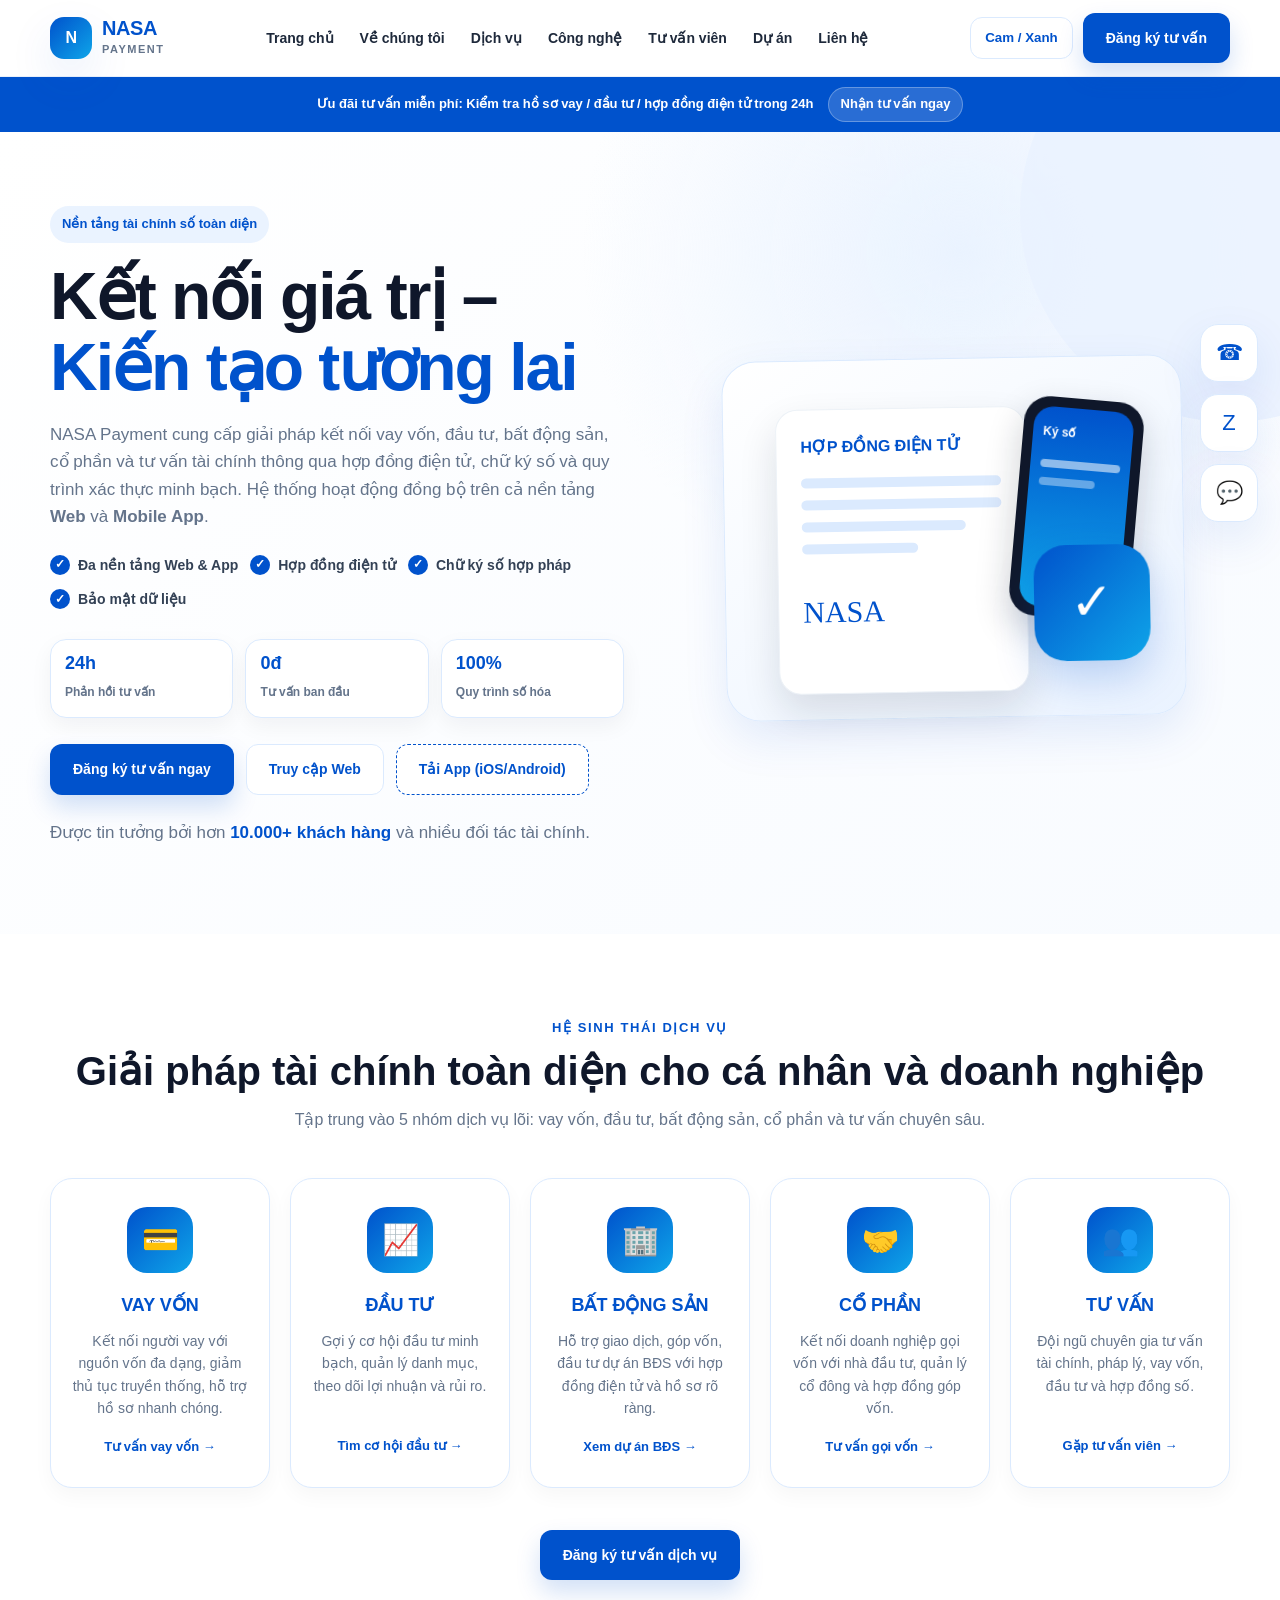
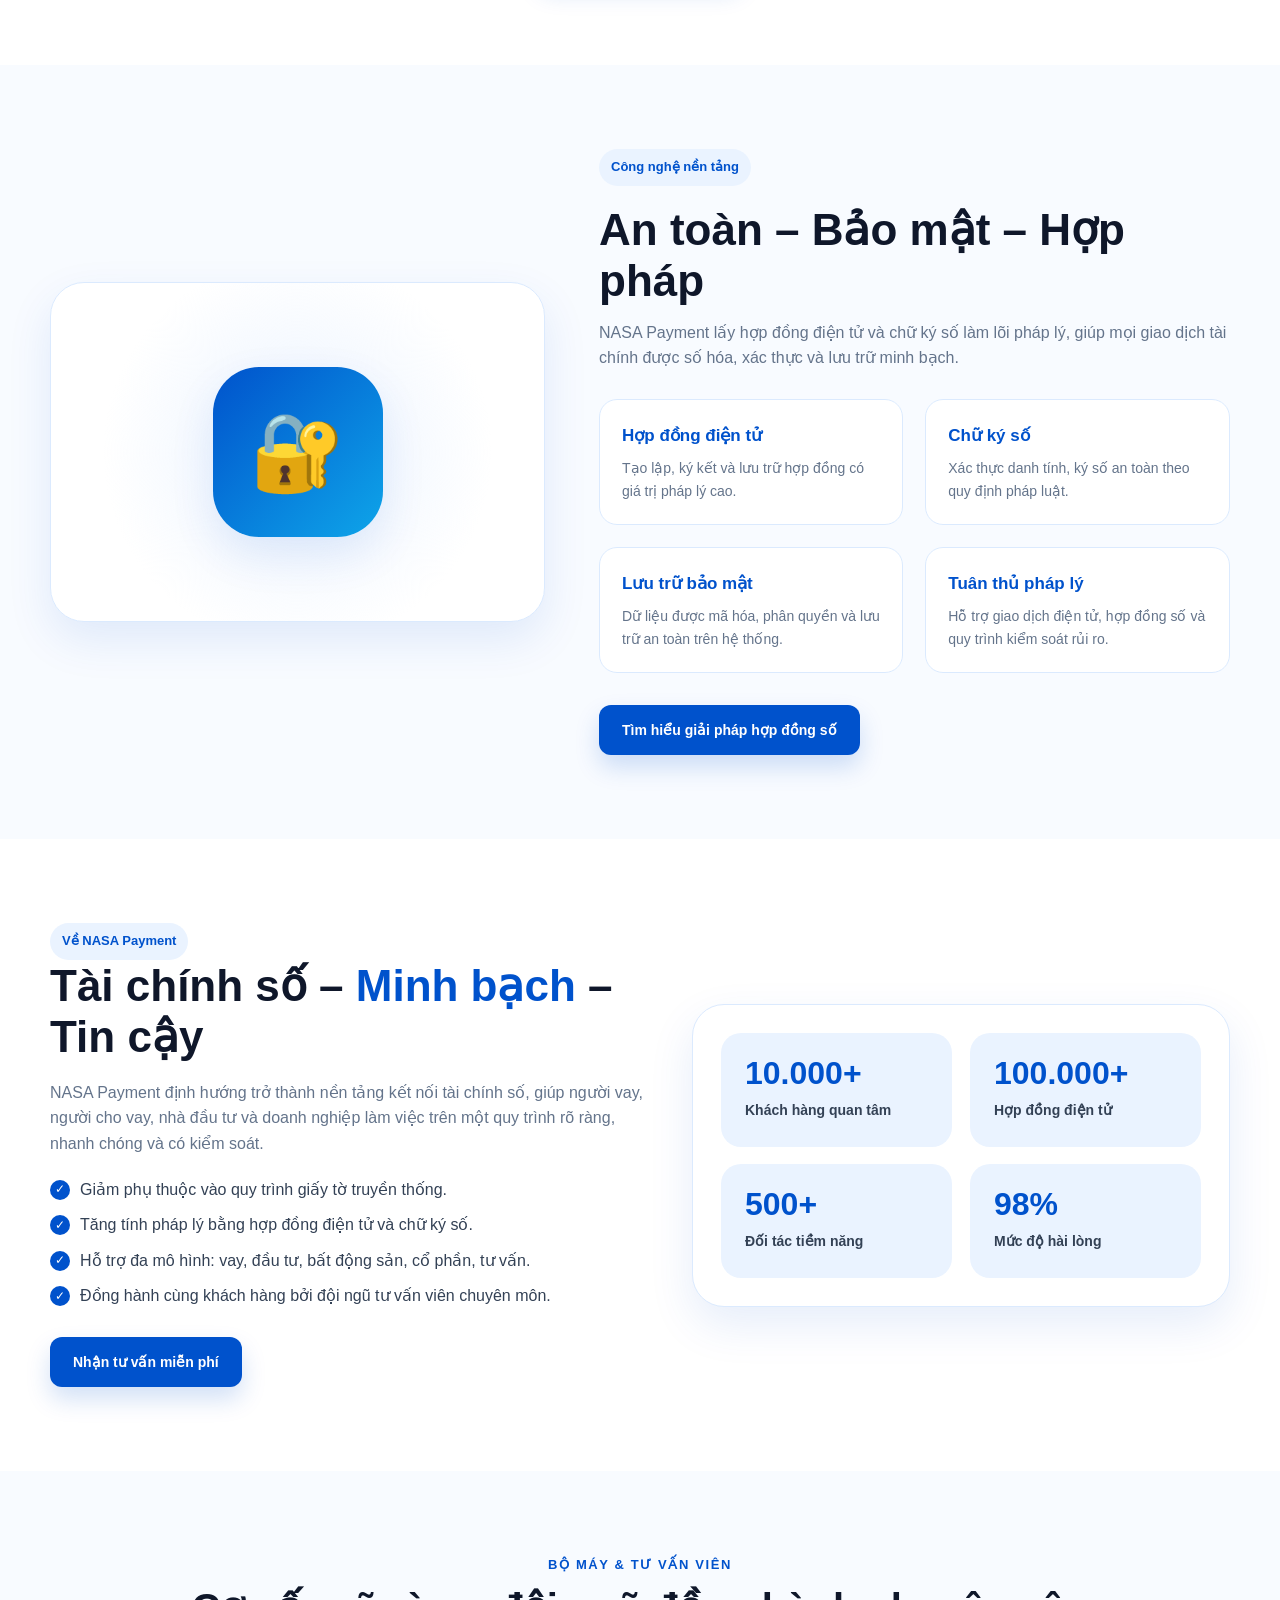
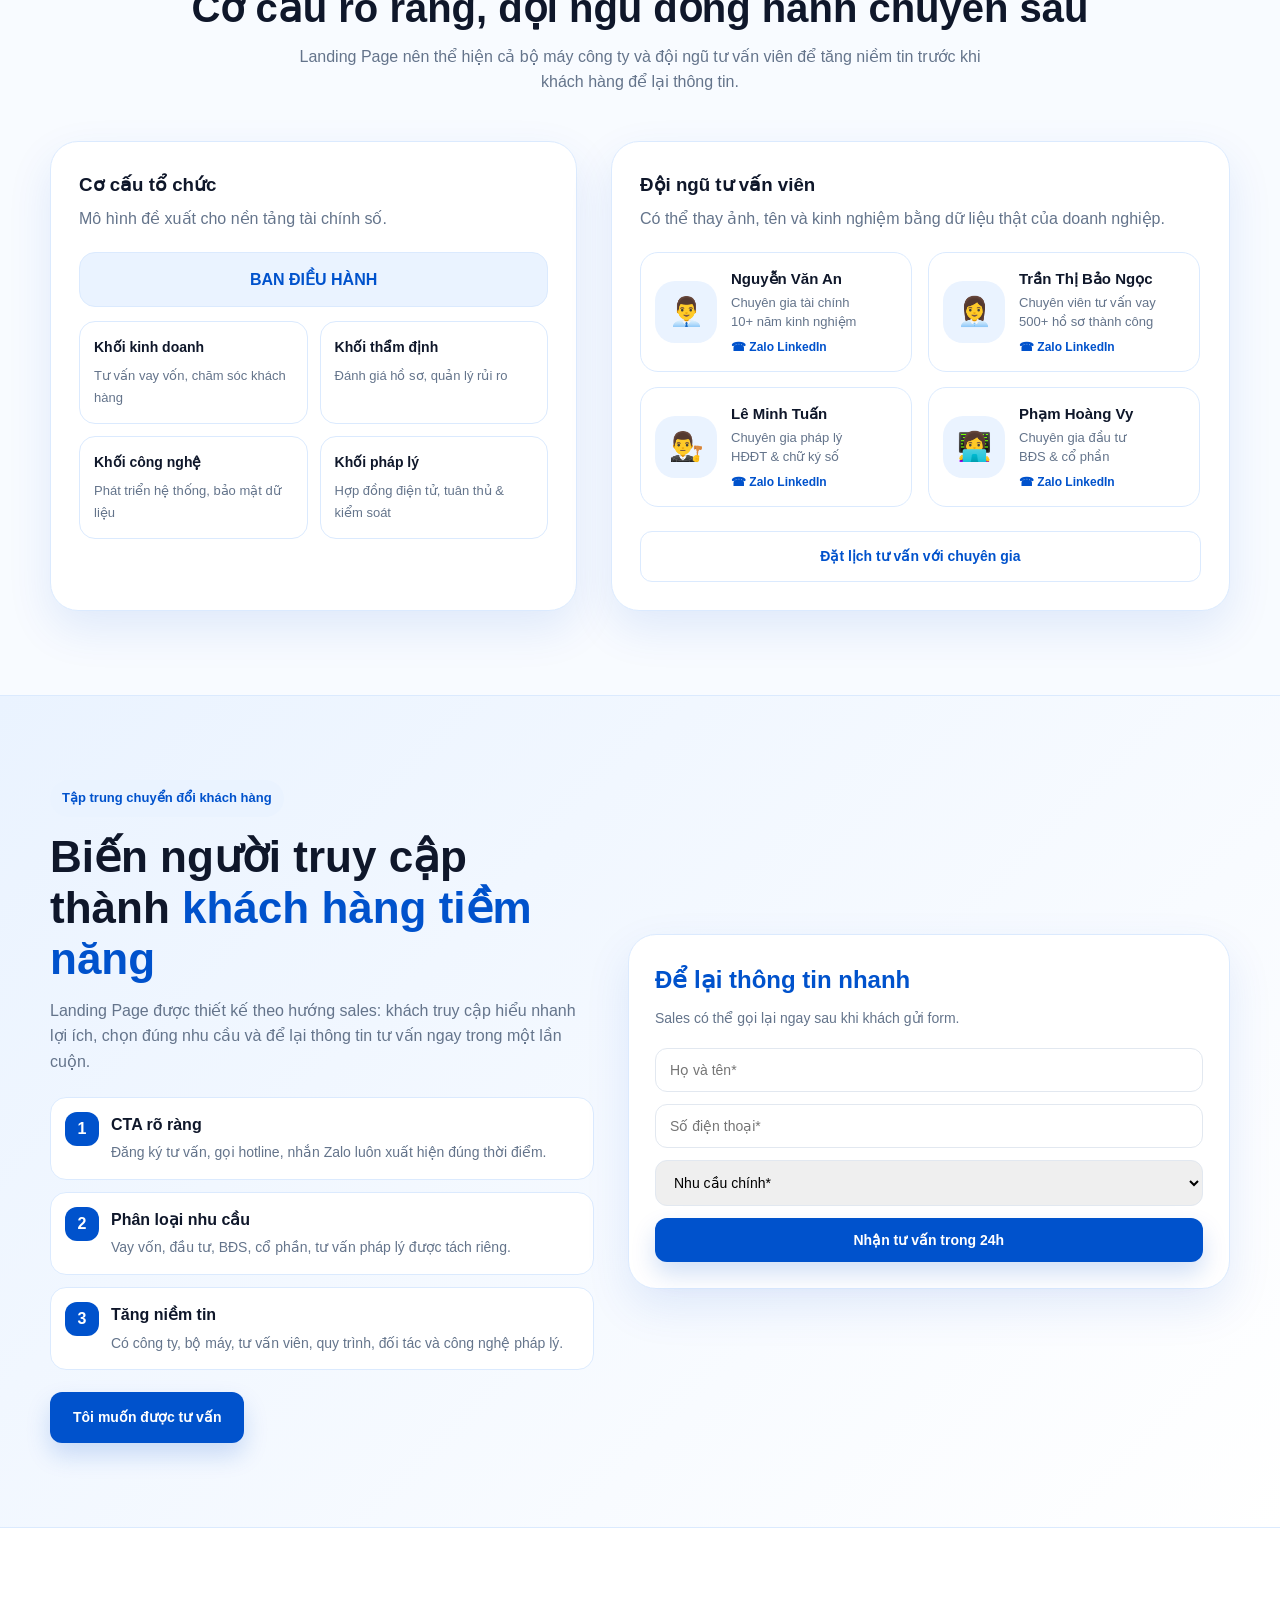
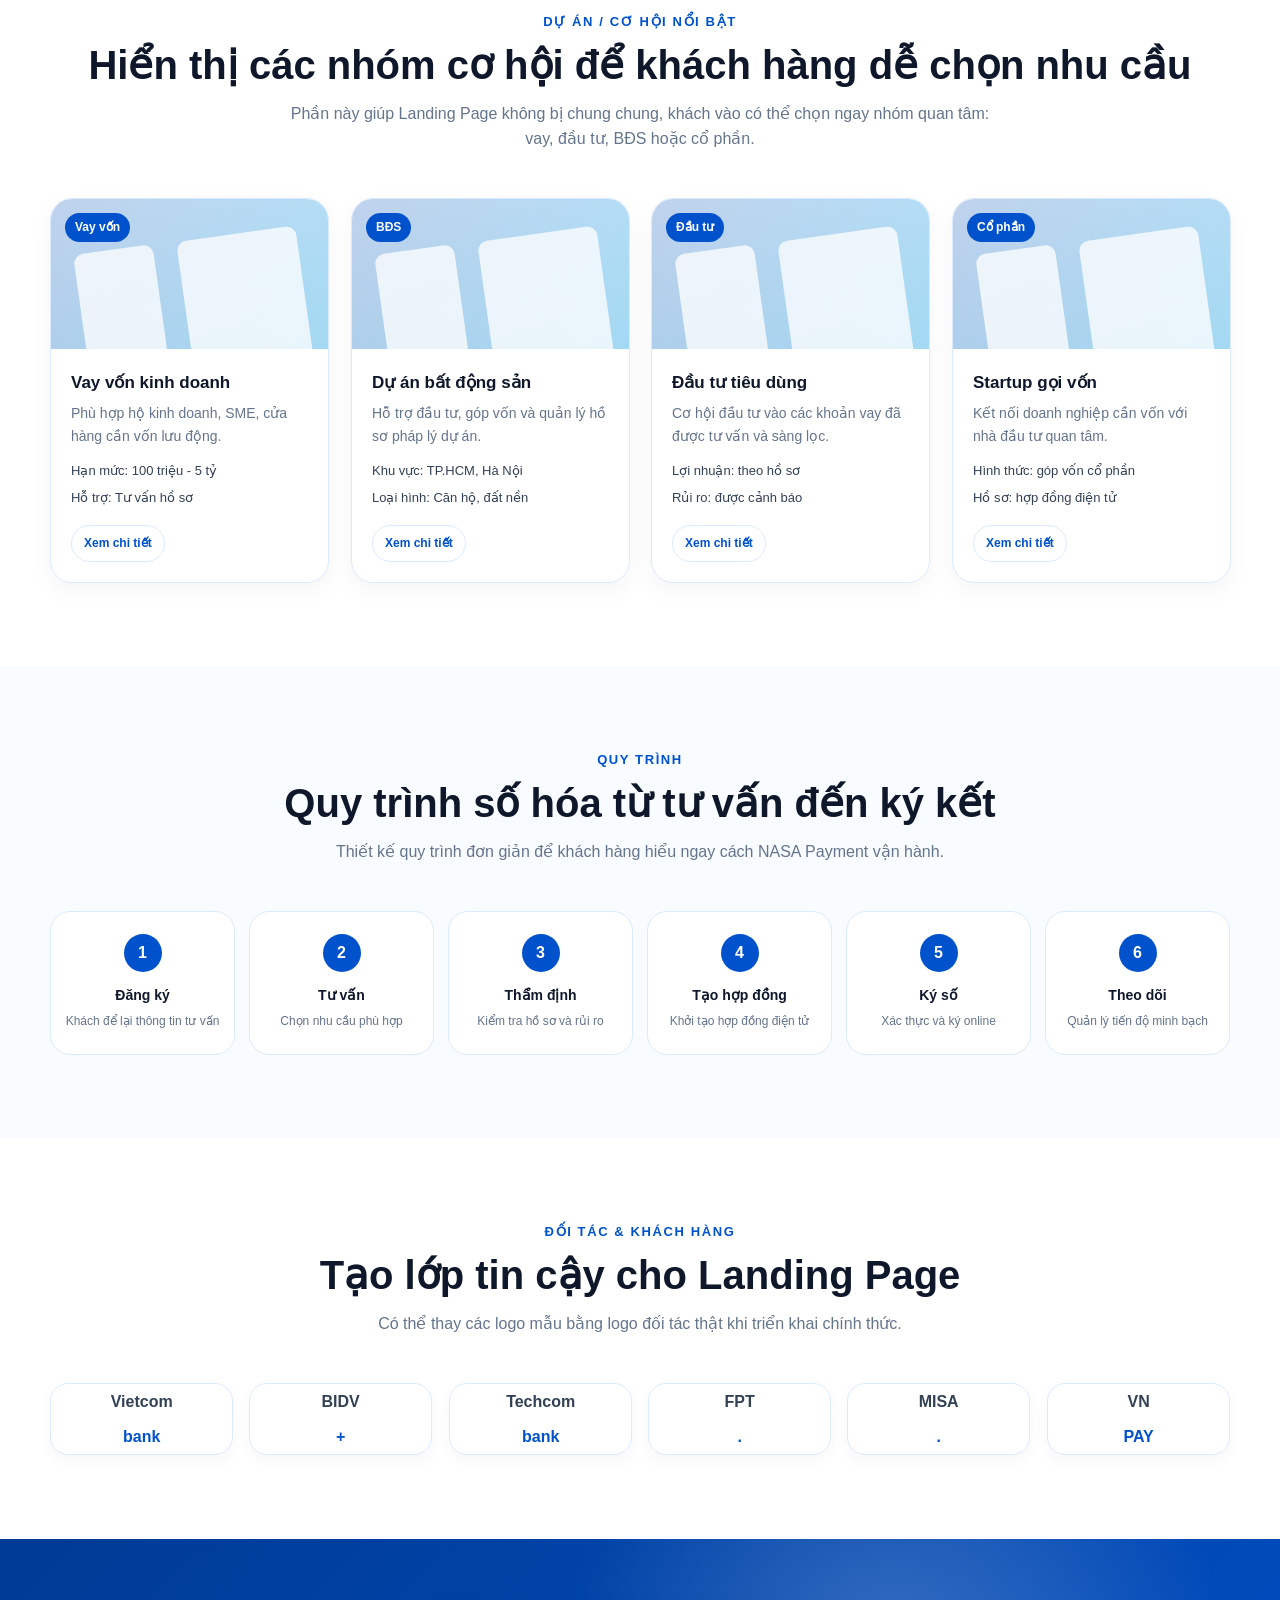
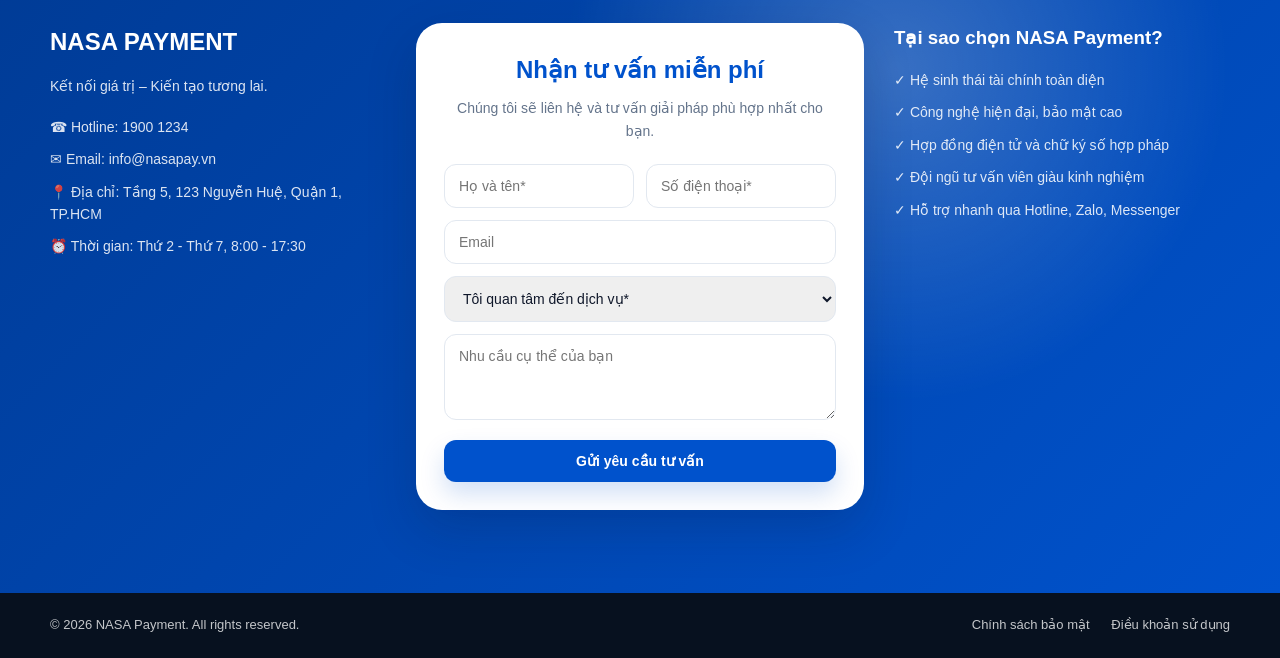
<file: landingpage]/landingpage.html>
<!DOCTYPE html>
<html lang="vi">

<head>
    <meta charset="UTF-8" />
    <meta name="viewport" content="width=device-width, initial-scale=1.0" />
    <title>NASA Payment - Nền tảng tài chính số toàn diện</title>

    <style>
        :root {
            --primary: #0052cc;
            --primary-dark: #003b95;
            --primary-soft: #eaf3ff;
            --secondary: #0ea5e9;
            --accent: #ff8a00;
            --text: #0f172a;
            --muted: #64748b;
            --border: #dbeafe;
            --bg: #ffffff;
            --bg-soft: #f8fbff;
            --card: #ffffff;
            --shadow: 0 18px 45px rgba(0, 82, 204, 0.10);
            --radius: 22px;
        }

        body.orange-theme {
            --primary: #ff6b00;
            --primary-dark: #d94f00;
            --primary-soft: #fff3e8;
            --secondary: #fb923c;
            --accent: #0052cc;
            --border: #fed7aa;
            --bg-soft: #fffaf5;
            --shadow: 0 18px 45px rgba(255, 107, 0, 0.12);
        }

        * {
            margin: 0;
            padding: 0;
            box-sizing: border-box;
        }

        html {
            scroll-behavior: smooth;
        }

        body {
            font-family: Arial, Helvetica, sans-serif;
            color: var(--text);
            background: var(--bg);
            line-height: 1.6;
        }

        a {
            text-decoration: none;
            color: inherit;
        }

        img {
            max-width: 100%;
            display: block;
        }

        .container {
            width: min(1180px, calc(100% - 40px));
            margin: 0 auto;
        }

        .section {
            padding: 84px 0;
        }

        .section-soft {
            background: var(--bg-soft);
        }

        .section-title {
            text-align: center;
            margin-bottom: 46px;
        }

        .section-title .eyebrow {
            color: var(--primary);
            font-size: 13px;
            font-weight: 800;
            letter-spacing: 1.6px;
            text-transform: uppercase;
            margin-bottom: 8px;
        }

        .section-title h2 {
            font-size: clamp(28px, 4vw, 40px);
            color: var(--text);
            line-height: 1.2;
            margin-bottom: 12px;
        }

        .section-title p {
            max-width: 700px;
            margin: 0 auto;
            color: var(--muted);
            font-size: 16px;
        }

        .btn {
            display: inline-flex;
            align-items: center;
            justify-content: center;
            gap: 8px;
            padding: 13px 22px;
            border-radius: 12px;
            border: 1px solid transparent;
            font-weight: 800;
            font-size: 14px;
            cursor: pointer;
            transition: 0.22s ease;
            white-space: nowrap;
        }

        .btn-primary {
            background: var(--primary);
            color: #fff;
            box-shadow: 0 12px 24px rgba(0, 82, 204, 0.18);
        }

        .orange-theme .btn-primary {
            box-shadow: 0 12px 24px rgba(255, 107, 0, 0.18);
        }

        .btn-primary:hover {
            transform: translateY(-2px);
            background: var(--primary-dark);
        }

        .btn-outline {
            background: #fff;
            color: var(--primary);
            border-color: var(--border);
        }

        .btn-outline:hover {
            border-color: var(--primary);
            background: var(--primary-soft);
        }

        .badge {
            display: inline-flex;
            align-items: center;
            gap: 8px;
            padding: 8px 12px;
            border-radius: 999px;
            background: var(--primary-soft);
            color: var(--primary);
            font-weight: 700;
            font-size: 13px;
        }

        /* HEADER */
        .header {
            position: sticky;
            top: 0;
            z-index: 50;
            background: rgba(255, 255, 255, 0.88);
            backdrop-filter: blur(14px);
            border-bottom: 1px solid #eaf1fb;
        }

        .nav {
            height: 76px;
            display: flex;
            align-items: center;
            justify-content: space-between;
            gap: 24px;
        }

        .logo {
            display: flex;
            align-items: center;
            gap: 10px;
            font-weight: 900;
            color: var(--primary);
            letter-spacing: -0.4px;
        }

        .logo-mark {
            width: 42px;
            height: 42px;
            border-radius: 14px;
            background: linear-gradient(135deg, var(--primary), var(--secondary));
            color: #fff;
            display: grid;
            place-items: center;
            font-weight: 900;
            box-shadow: var(--shadow);
        }

        .logo-text strong {
            display: block;
            font-size: 20px;
            line-height: 1;
        }

        .logo-text span {
            display: block;
            font-size: 11px;
            color: var(--muted);
            letter-spacing: 1.5px;
            margin-top: 3px;
        }

        .menu {
            display: flex;
            align-items: center;
            gap: 26px;
            color: #1e293b;
            font-size: 14px;
            font-weight: 700;
        }

        .menu a:hover {
            color: var(--primary);
        }

        .nav-actions {
            display: flex;
            align-items: center;
            gap: 10px;
        }

        .theme-toggle {
            border: 1px solid var(--border);
            background: #fff;
            color: var(--primary);
            height: 42px;
            padding: 0 14px;
            border-radius: 12px;
            font-weight: 800;
            cursor: pointer;
        }

        .mobile-toggle {
            display: none;
            width: 42px;
            height: 42px;
            border-radius: 12px;
            border: 1px solid var(--border);
            background: #fff;
            color: var(--primary);
            font-size: 22px;
            cursor: pointer;
        }

        /* HERO */
        .hero {
            position: relative;
            overflow: hidden;
            background:
                radial-gradient(circle at 75% 15%, var(--primary-soft) 0, transparent 32%),
                linear-gradient(135deg, #ffffff 0%, var(--bg-soft) 100%);
            padding: 74px 0 64px;
        }

        .hero::before {
            content: "";
            position: absolute;
            width: 420px;
            height: 420px;
            right: -160px;
            top: -130px;
            border-radius: 50%;
            background: var(--primary-soft);
            opacity: 0.85;
        }

        .hero-grid {
            position: relative;
            display: grid;
            grid-template-columns: 1.02fr 0.98fr;
            gap: 54px;
            align-items: center;
        }

        .hero-content h1 {
            font-size: clamp(42px, 6vw, 66px);
            line-height: 1.08;
            letter-spacing: -2px;
            margin: 18px 0 18px;
        }

        .hero-content h1 span {
            color: var(--primary);
        }

        .hero-content p {
            color: var(--muted);
            font-size: 17px;
            max-width: 650px;
            margin-bottom: 24px;
        }

        .hero-checks {
            display: flex;
            flex-wrap: wrap;
            gap: 12px;
            margin: 24px 0 28px;
        }

        .check-pill {
            display: inline-flex;
            align-items: center;
            gap: 8px;
            color: #334155;
            font-size: 14px;
            font-weight: 700;
        }

        .check-pill span {
            width: 20px;
            height: 20px;
            border-radius: 999px;
            display: grid;
            place-items: center;
            background: var(--primary);
            color: #fff;
            font-size: 12px;
        }

        .hero-actions {
            display: flex;
            flex-wrap: wrap;
            gap: 12px;
            margin-bottom: 24px;
        }

        .trust-line {
            color: var(--muted);
            font-size: 14px;
        }

        .trust-line strong {
            color: var(--primary);
        }

        .hero-visual {
            position: relative;
            min-height: 470px;
            display: grid;
            place-items: center;
        }

        .device {
            position: relative;
            width: min(460px, 100%);
            height: 360px;
            border-radius: 34px;
            background: linear-gradient(145deg, #fff, var(--primary-soft));
            border: 1px solid var(--border);
            box-shadow: var(--shadow);
            padding: 28px;
            transform: rotate(-1deg);
        }

        .contract {
            position: absolute;
            left: 52px;
            top: 48px;
            width: 250px;
            height: 285px;
            border-radius: 22px;
            background: #fff;
            box-shadow: 0 18px 38px rgba(15, 23, 42, 0.12);
            border: 1px solid #edf2f7;
            padding: 24px;
        }

        .contract h3 {
            color: var(--primary);
            font-size: 16px;
            margin-bottom: 18px;
        }

        .contract-line {
            height: 10px;
            border-radius: 999px;
            background: #dbeafe;
            margin-bottom: 12px;
        }

        .orange-theme .contract-line {
            background: #fed7aa;
        }

        .contract-line:nth-child(4) {
            width: 82%;
        }

        .contract-line:nth-child(5) {
            width: 58%;
        }

        .signature {
            margin-top: 34px;
            color: var(--primary);
            font-size: 30px;
            font-family: cursive;
        }

        .shield {
            position: absolute;
            right: 34px;
            bottom: 54px;
            width: 116px;
            height: 116px;
            border-radius: 32px;
            background: linear-gradient(135deg, var(--primary), var(--secondary));
            color: #fff;
            display: grid;
            place-items: center;
            font-size: 52px;
            box-shadow: 0 18px 40px rgba(0, 82, 204, 0.22);
        }

        .phone {
            position: absolute;
            right: 46px;
            top: 42px;
            width: 120px;
            height: 220px;
            border-radius: 26px;
            background: #0f172a;
            padding: 10px;
            box-shadow: 0 14px 35px rgba(15, 23, 42, 0.2);
            transform: rotate(6deg);
        }

        .phone-screen {
            height: 100%;
            border-radius: 20px;
            background: linear-gradient(180deg, var(--primary), var(--secondary));
            padding: 16px 10px;
            color: #fff;
            font-size: 12px;
        }

        .float-contact {
            position: fixed;
            top: 36%;
            right: 22px;
            z-index: 40;
            display: flex;
            flex-direction: column;
            gap: 12px;
        }

        .float-contact a {
            width: 58px;
            height: 58px;
            border-radius: 18px;
            display: grid;
            place-items: center;
            background: #fff;
            border: 1px solid var(--border);
            color: var(--primary);
            font-size: 22px;
            box-shadow: var(--shadow);
        }

        /* SERVICE */
        .service-grid {
            display: grid;
            grid-template-columns: repeat(5, 1fr);
            gap: 20px;
        }

        .service-card {
            background: var(--card);
            border: 1px solid var(--border);
            border-radius: var(--radius);
            padding: 28px 20px;
            text-align: center;
            box-shadow: 0 8px 20px rgba(15, 23, 42, 0.035);
            transition: 0.22s ease;
        }

        .service-card:hover {
            transform: translateY(-8px);
            box-shadow: var(--shadow);
        }

        .service-icon {
            width: 66px;
            height: 66px;
            margin: 0 auto 18px;
            border-radius: 20px;
            display: grid;
            place-items: center;
            color: #fff;
            background: linear-gradient(135deg, var(--primary), var(--secondary));
            font-size: 30px;
        }

        .service-card h3 {
            color: var(--primary);
            font-size: 18px;
            margin-bottom: 10px;
            text-transform: uppercase;
        }

        .service-card p {
            color: var(--muted);
            font-size: 14px;
            min-height: 88px;
        }

        .service-card .small-link {
            margin-top: 18px;
            display: inline-block;
            color: var(--primary);
            font-weight: 800;
            font-size: 13px;
        }

        /* CORE */
        .core-grid {
            display: grid;
            grid-template-columns: 0.88fr 1.12fr;
            gap: 54px;
            align-items: center;
        }

        .core-illustration {
            min-height: 340px;
            border-radius: 34px;
            background:
                radial-gradient(circle at 50% 50%, var(--primary-soft), transparent 65%),
                #fff;
            border: 1px solid var(--border);
            display: grid;
            place-items: center;
            box-shadow: var(--shadow);
            position: relative;
            overflow: hidden;
        }

        .core-lock {
            width: 170px;
            height: 170px;
            border-radius: 46px;
            display: grid;
            place-items: center;
            color: #fff;
            font-size: 76px;
            background: linear-gradient(135deg, var(--primary), var(--secondary));
            box-shadow: var(--shadow);
        }

        .core-list {
            display: grid;
            grid-template-columns: repeat(2, 1fr);
            gap: 22px;
            margin-top: 28px;
        }

        .core-item {
            background: #fff;
            border: 1px solid var(--border);
            border-radius: 18px;
            padding: 22px;
        }

        .core-item h3 {
            color: var(--primary);
            margin-bottom: 8px;
            font-size: 17px;
        }

        .core-item p {
            color: var(--muted);
            font-size: 14px;
        }

        /* ABOUT */
        .about-grid {
            display: grid;
            grid-template-columns: 1.05fr 0.95fr;
            gap: 48px;
            align-items: center;
        }

        .about-content h2 {
            font-size: clamp(30px, 4vw, 44px);
            line-height: 1.16;
            margin-bottom: 18px;
        }

        .about-content h2 span {
            color: var(--primary);
        }

        .about-content p {
            color: var(--muted);
            margin-bottom: 18px;
        }

        .about-list {
            display: grid;
            gap: 10px;
            margin: 20px 0 28px;
        }

        .about-list li {
            list-style: none;
            color: #334155;
            display: flex;
            gap: 10px;
            align-items: flex-start;
        }

        .about-list li::before {
            content: "✓";
            color: #fff;
            background: var(--primary);
            width: 20px;
            height: 20px;
            border-radius: 999px;
            display: inline-grid;
            place-items: center;
            font-size: 12px;
            flex: 0 0 auto;
            margin-top: 3px;
        }

        .stats-box {
            background: #fff;
            border: 1px solid var(--border);
            border-radius: 32px;
            padding: 28px;
            box-shadow: var(--shadow);
            display: grid;
            grid-template-columns: repeat(2, 1fr);
            gap: 18px;
        }

        .stat-item {
            background: var(--primary-soft);
            border-radius: 20px;
            padding: 24px;
        }

        .stat-item strong {
            display: block;
            font-size: 32px;
            color: var(--primary);
            line-height: 1;
            margin-bottom: 8px;
        }

        .stat-item span {
            color: #334155;
            font-weight: 700;
            font-size: 14px;
        }

        /* ORG + TEAM */
        .split-grid {
            display: grid;
            grid-template-columns: 0.92fr 1.08fr;
            gap: 34px;
            align-items: stretch;
        }

        .org-card,
        .team-panel {
            background: #fff;
            border: 1px solid var(--border);
            border-radius: 28px;
            padding: 28px;
            box-shadow: var(--shadow);
        }

        .org-tree {
            margin-top: 20px;
            display: grid;
            gap: 14px;
        }

        .org-node {
            border: 1px solid var(--border);
            border-radius: 16px;
            padding: 14px;
            background: var(--primary-soft);
            text-align: center;
            font-weight: 800;
            color: var(--primary);
        }

        .org-children {
            display: grid;
            grid-template-columns: repeat(2, 1fr);
            gap: 12px;
        }

        .org-child {
            border: 1px solid var(--border);
            border-radius: 16px;
            padding: 14px;
            background: #fff;
            font-size: 14px;
        }

        .org-child strong {
            display: block;
            color: var(--text);
            margin-bottom: 5px;
        }

        .org-child span {
            color: var(--muted);
            font-size: 13px;
        }

        .team-grid {
            display: grid;
            grid-template-columns: repeat(2, 1fr);
            gap: 16px;
            margin-top: 20px;
        }

        .person-card {
            display: flex;
            gap: 14px;
            align-items: center;
            border: 1px solid var(--border);
            border-radius: 18px;
            padding: 14px;
            background: #fff;
        }

        .avatar {
            width: 62px;
            height: 62px;
            border-radius: 20px;
            display: grid;
            place-items: center;
            font-size: 28px;
            background: var(--primary-soft);
            color: var(--primary);
            flex: 0 0 auto;
        }

        .person-card h3 {
            font-size: 15px;
            margin-bottom: 3px;
        }

        .person-card p {
            color: var(--muted);
            font-size: 13px;
            line-height: 1.45;
        }

        .person-icons {
            margin-top: 6px;
            color: var(--primary);
            font-size: 12px;
            font-weight: 800;
        }

        /* PROJECT */
        .project-grid {
            display: grid;
            grid-template-columns: repeat(4, 1fr);
            gap: 22px;
        }

        .project-card {
            background: #fff;
            border: 1px solid var(--border);
            border-radius: 22px;
            overflow: hidden;
            box-shadow: 0 8px 24px rgba(15, 23, 42, 0.045);
            transition: 0.22s ease;
        }

        .project-card:hover {
            transform: translateY(-7px);
            box-shadow: var(--shadow);
        }

        .project-img {
            height: 150px;
            position: relative;
            background:
                linear-gradient(135deg, rgba(0, 82, 204, .18), rgba(14, 165, 233, .34)),
                linear-gradient(45deg, #e2e8f0, #f8fafc);
            overflow: hidden;
        }

        .orange-theme .project-img {
            background:
                linear-gradient(135deg, rgba(255, 107, 0, .20), rgba(251, 146, 60, .34)),
                linear-gradient(45deg, #fff7ed, #f8fafc);
        }

        .project-img::before,
        .project-img::after {
            content: "";
            position: absolute;
            background: rgba(255, 255, 255, .76);
            border-radius: 10px;
            transform: rotate(-8deg);
        }

        .project-img::before {
            width: 80px;
            height: 120px;
            left: 30px;
            bottom: -20px;
        }

        .project-img::after {
            width: 120px;
            height: 150px;
            right: 22px;
            bottom: -34px;
        }

        .project-tag {
            position: absolute;
            left: 14px;
            top: 14px;
            background: var(--primary);
            color: #fff;
            font-size: 12px;
            font-weight: 900;
            padding: 5px 10px;
            border-radius: 999px;
            z-index: 2;
        }

        .project-body {
            padding: 20px;
        }

        .project-body h3 {
            font-size: 17px;
            margin-bottom: 6px;
        }

        .project-body p {
            color: var(--muted);
            font-size: 14px;
            margin-bottom: 14px;
        }

        .project-meta {
            display: grid;
            gap: 6px;
            color: #334155;
            font-size: 13px;
            margin-bottom: 16px;
        }

        .mini-btn {
            display: inline-flex;
            padding: 8px 12px;
            border-radius: 999px;
            border: 1px solid var(--border);
            color: var(--primary);
            font-size: 12px;
            font-weight: 900;
        }

        /* PROCESS */
        .process-grid {
            display: grid;
            grid-template-columns: repeat(6, 1fr);
            gap: 14px;
        }

        .step {
            background: #fff;
            border: 1px solid var(--border);
            border-radius: 20px;
            padding: 22px 14px;
            text-align: center;
            position: relative;
        }

        .step-num {
            width: 38px;
            height: 38px;
            margin: 0 auto 12px;
            border-radius: 999px;
            display: grid;
            place-items: center;
            background: var(--primary);
            color: #fff;
            font-weight: 900;
        }

        .step h3 {
            font-size: 14px;
            color: var(--text);
            margin-bottom: 6px;
        }

        .step p {
            color: var(--muted);
            font-size: 12px;
        }

        /* PARTNERS */
        .partner-row {
            display: grid;
            grid-template-columns: repeat(6, 1fr);
            gap: 16px;
        }

        .partner {
            height: 72px;
            border: 1px solid var(--border);
            border-radius: 18px;
            background: #fff;
            display: grid;
            place-items: center;
            color: #334155;
            font-weight: 900;
            box-shadow: 0 6px 16px rgba(15, 23, 42, .035);
        }

        .partner span {
            color: var(--primary);
        }

        /* CONTACT */
        .contact {
            color: #fff;
            background:
                radial-gradient(circle at 70% 20%, rgba(255, 255, 255, .22), transparent 32%),
                linear-gradient(135deg, var(--primary-dark), var(--primary));
        }

        .contact-grid {
            display: grid;
            grid-template-columns: 0.9fr 1.2fr 0.9fr;
            gap: 30px;
            align-items: start;
        }

        .contact h2,
        .contact h3 {
            color: #fff;
            margin-bottom: 14px;
        }

        .contact p,
        .contact li {
            color: rgba(255, 255, 255, .86);
            font-size: 14px;
        }

        .contact-info {
            display: grid;
            gap: 10px;
            margin-top: 18px;
        }

        .lead-form {
            background: #fff;
            border-radius: 26px;
            padding: 28px;
            box-shadow: 0 20px 50px rgba(15, 23, 42, .18);
            color: var(--text);
        }

        .lead-form h2 {
            color: var(--primary);
            text-align: center;
            margin-bottom: 8px;
        }

        .lead-form>p {
            color: var(--muted);
            text-align: center;
            margin-bottom: 22px;
        }

        .form-row {
            display: grid;
            grid-template-columns: repeat(2, 1fr);
            gap: 12px;
        }

        .lead-form input,
        .lead-form select,
        .lead-form textarea {
            width: 100%;
            border: 1px solid #e2e8f0;
            border-radius: 12px;
            padding: 13px 14px;
            margin-bottom: 12px;
            outline: none;
            font-family: inherit;
            font-size: 14px;
            color: var(--text);
        }

        .lead-form textarea {
            min-height: 86px;
            resize: vertical;
        }

        .lead-form input:focus,
        .lead-form select:focus,
        .lead-form textarea:focus {
            border-color: var(--primary);
            box-shadow: 0 0 0 4px var(--primary-soft);
        }

        .lead-form button {
            width: 100%;
            border: 0;
        }

        .why-list {
            display: grid;
            gap: 10px;
            margin-top: 16px;
        }

        .why-list li {
            list-style: none;
        }

        /* FOOTER */
        .footer {
            background: #07111f;
            color: rgba(255, 255, 255, .76);
            padding: 22px 0;
            font-size: 13px;
        }

        .footer-inner {
            display: flex;
            justify-content: space-between;
            gap: 16px;
            flex-wrap: wrap;
        }

        .footer a {
            margin-left: 18px;
        }



        /* SALES + RESPONSIVE BOOST */
        .sales-strip {
            background: var(--primary);
            color: #fff;
            padding: 10px 0;
            font-size: 13px;
        }

        .sales-strip-inner {
            display: flex;
            justify-content: center;
            align-items: center;
            gap: 14px;
            flex-wrap: wrap;
            text-align: center;
            font-weight: 700;
        }

        .sales-strip strong {
            color: #fff;
        }

        .sales-strip a {
            background: rgba(255, 255, 255, .16);
            border: 1px solid rgba(255, 255, 255, .28);
            color: #fff;
            padding: 6px 12px;
            border-radius: 999px;
            font-weight: 900;
        }

        .hero-sales-box {
            display: grid;
            grid-template-columns: repeat(3, 1fr);
            gap: 12px;
            margin: 26px 0;
            max-width: 680px;
        }

        .hero-sales-item {
            background: #fff;
            border: 1px solid var(--border);
            border-radius: 16px;
            padding: 14px;
            box-shadow: 0 8px 22px rgba(15, 23, 42, .05);
        }

        .hero-sales-item strong {
            display: block;
            color: var(--primary);
            font-size: 18px;
            line-height: 1;
            margin-bottom: 6px;
        }

        .hero-sales-item span {
            color: var(--muted);
            font-size: 12px;
            font-weight: 700;
        }

        .sales-conversion {
            background: linear-gradient(135deg, var(--primary-soft), #fff);
            border-top: 1px solid var(--border);
            border-bottom: 1px solid var(--border);
        }

        .sales-grid {
            display: grid;
            grid-template-columns: 0.95fr 1.05fr;
            gap: 34px;
            align-items: center;
        }

        .sales-copy h2 {
            font-size: clamp(30px, 4vw, 44px);
            line-height: 1.16;
            margin: 14px 0;
        }

        .sales-copy h2 span {
            color: var(--primary);
        }

        .sales-copy p {
            color: var(--muted);
            margin-bottom: 20px;
        }

        .sales-points {
            display: grid;
            gap: 12px;
            margin: 22px 0;
        }

        .sales-point {
            display: flex;
            gap: 12px;
            align-items: flex-start;
            background: #fff;
            border: 1px solid var(--border);
            border-radius: 16px;
            padding: 14px;
        }

        .sales-point-icon {
            width: 34px;
            height: 34px;
            border-radius: 12px;
            background: var(--primary);
            color: #fff;
            display: grid;
            place-items: center;
            flex: 0 0 auto;
            font-weight: 900;
        }

        .sales-point strong {
            display: block;
            color: var(--text);
            margin-bottom: 2px;
        }

        .sales-point span {
            color: var(--muted);
            font-size: 14px;
        }

        .sales-mini-form {
            background: #fff;
            border: 1px solid var(--border);
            border-radius: 28px;
            padding: 26px;
            box-shadow: var(--shadow);
        }

        .sales-mini-form h3 {
            font-size: 24px;
            color: var(--primary);
            margin-bottom: 8px;
        }

        .sales-mini-form p {
            color: var(--muted);
            margin-bottom: 18px;
            font-size: 14px;
        }

        .sales-mini-form input,
        .sales-mini-form select {
            width: 100%;
            border: 1px solid #e2e8f0;
            border-radius: 12px;
            padding: 13px 14px;
            margin-bottom: 12px;
            outline: none;
            font-family: inherit;
            font-size: 14px;
        }

        .sales-mini-form input:focus,
        .sales-mini-form select:focus {
            border-color: var(--primary);
            box-shadow: 0 0 0 4px var(--primary-soft);
        }

        .sticky-mobile-cta {
            display: none;
            position: fixed;
            left: 0;
            right: 0;
            bottom: 0;
            z-index: 80;
            background: rgba(255, 255, 255, .94);
            backdrop-filter: blur(14px);
            border-top: 1px solid var(--border);
            padding: 10px 14px;
            gap: 10px;
        }

        .sticky-mobile-cta a {
            flex: 1;
            min-height: 46px;
            border-radius: 12px;
            font-size: 13px;
        }

        .sticky-mobile-cta .call-btn {
            background: #fff;
            color: var(--primary);
            border: 1px solid var(--border);
            box-shadow: none;
        }

        @media (max-width: 900px) {
            body {
                padding-bottom: 72px;
            }

            .sticky-mobile-cta {
                display: flex;
            }

            .sales-grid {
                grid-template-columns: 1fr;
            }

            .hero-sales-box {
                grid-template-columns: repeat(3, 1fr);
            }

            .hero {
                padding: 54px 0 44px;
            }

            .nav {
                height: 68px;
            }

            .menu {
                top: 68px;
            }
        }

        @media (max-width: 680px) {
            .sales-strip {
                font-size: 12px;
                padding: 8px 0;
            }

            .hero-sales-box {
                grid-template-columns: 1fr;
            }

            .hero-sales-item {
                display: flex;
                justify-content: space-between;
                align-items: center;
            }

            .hero-sales-item strong {
                margin-bottom: 0;
                font-size: 20px;
            }

            .service-card p {
                min-height: unset;
            }

            .contact-grid {
                gap: 22px;
            }

            .lead-form {
                padding: 22px 18px;
            }

            .sales-mini-form {
                padding: 22px 18px;
            }

            .float-contact {
                display: none !important;
            }
        }

        @media (max-width: 430px) {
            .container {
                width: min(100% - 22px, 1180px);
            }

            .logo-text strong {
                font-size: 17px;
            }

            .logo-mark {
                width: 38px;
                height: 38px;
            }

            .theme-toggle {
                padding: 0 10px;
                font-size: 12px;
            }

            .mobile-toggle {
                width: 38px;
                height: 38px;
            }

            .section-title h2,
            .about-content h2,
            .sales-copy h2 {
                font-size: 28px;
            }

            .hero-content h1 {
                font-size: 38px;
            }
        }


        /* SCROLL ANIMATION */
        .reveal {
            opacity: 0;
            transform: translateY(34px);
            transition:
                opacity 0.75s ease,
                transform 0.75s ease;
            will-change: opacity, transform;
        }

        .reveal.is-visible {
            opacity: 1;
            transform: translateY(0);
        }

        .reveal-left {
            opacity: 0;
            transform: translateX(-42px);
            transition:
                opacity 0.8s ease,
                transform 0.8s ease;
            will-change: opacity, transform;
        }

        .reveal-right {
            opacity: 0;
            transform: translateX(42px);
            transition:
                opacity 0.8s ease,
                transform 0.8s ease;
            will-change: opacity, transform;
        }

        .reveal-left.is-visible,
        .reveal-right.is-visible {
            opacity: 1;
            transform: translateX(0);
        }

        .zoom-reveal {
            opacity: 0;
            transform: scale(0.94);
            transition:
                opacity 0.75s ease,
                transform 0.75s ease;
            will-change: opacity, transform;
        }

        .zoom-reveal.is-visible {
            opacity: 1;
            transform: scale(1);
        }

        .stagger>* {
            opacity: 0;
            transform: translateY(28px);
            transition:
                opacity 0.7s ease,
                transform 0.7s ease;
            transition-delay: calc(var(--i, 0) * 90ms);
            will-change: opacity, transform;
        }

        .stagger.is-visible>* {
            opacity: 1;
            transform: translateY(0);
        }

        .hero-content {
            animation: heroTextIn 0.9s ease both;
        }

        .hero-visual {
            animation: heroVisualIn 1s 0.12s ease both;
        }

        @keyframes heroTextIn {
            from {
                opacity: 0;
                transform: translateY(24px);
            }

            to {
                opacity: 1;
                transform: translateY(0);
            }
        }

        @keyframes heroVisualIn {
            from {
                opacity: 0;
                transform: translateY(34px) scale(0.96);
            }

            to {
                opacity: 1;
                transform: translateY(0) scale(1);
            }
        }

        .device {
            transition: transform 0.25s ease-out;
        }

        .phone {
            animation: floatPhone 4.5s ease-in-out infinite;
        }

        .shield {
            animation: pulseShield 2.8s ease-in-out infinite;
        }

        @keyframes floatPhone {

            0%,
            100% {
                transform: rotate(6deg) translateY(0);
            }

            50% {
                transform: rotate(6deg) translateY(-12px);
            }
        }

        @keyframes pulseShield {

            0%,
            100% {
                transform: scale(1);
                box-shadow: 0 18px 40px rgba(0, 82, 204, 0.22);
            }

            50% {
                transform: scale(1.05);
                box-shadow: 0 22px 52px rgba(0, 82, 204, 0.32);
            }
        }

        .orange-theme .shield {
            animation-name: pulseShieldOrange;
        }

        @keyframes pulseShieldOrange {

            0%,
            100% {
                transform: scale(1);
                box-shadow: 0 18px 40px rgba(255, 107, 0, 0.22);
            }

            50% {
                transform: scale(1.05);
                box-shadow: 0 22px 52px rgba(255, 107, 0, 0.32);
            }
        }

        @media (prefers-reduced-motion: reduce) {

            *,
            *::before,
            *::after {
                animation-duration: 0.001ms !important;
                animation-iteration-count: 1 !important;
                scroll-behavior: auto !important;
                transition-duration: 0.001ms !important;
            }

            .reveal,
            .reveal-left,
            .reveal-right,
            .zoom-reveal,
            .stagger>* {
                opacity: 1 !important;
                transform: none !important;
            }
        }


        /* RESPONSIVE */
        @media (max-width: 1080px) {
            .service-grid {
                grid-template-columns: repeat(3, 1fr);
            }

            .project-grid {
                grid-template-columns: repeat(2, 1fr);
            }

            .process-grid {
                grid-template-columns: repeat(3, 1fr);
            }

            .partner-row {
                grid-template-columns: repeat(3, 1fr);
            }

            .contact-grid,
            .split-grid {
                grid-template-columns: 1fr;
            }
        }

        @media (max-width: 900px) {
            .mobile-toggle {
                display: grid;
                place-items: center;
            }

            .menu {
                position: absolute;
                top: 76px;
                left: 0;
                right: 0;
                background: #fff;
                border-bottom: 1px solid var(--border);
                padding: 20px;
                display: none;
                flex-direction: column;
                align-items: flex-start;
            }

            .menu.active {
                display: flex;
            }

            .nav-actions .btn {
                display: none;
            }

            .hero-grid,
            .core-grid,
            .about-grid {
                grid-template-columns: 1fr;
            }

            .hero-visual {
                min-height: 390px;
            }

            .device {
                height: 330px;
            }

            .float-contact {
                display: none;
            }
        }

        @media (max-width: 680px) {
            .container {
                width: min(100% - 28px, 1180px);
            }

            .section {
                padding: 62px 0;
            }

            .service-grid,
            .core-list,
            .stats-box,
            .team-grid,
            .project-grid,
            .process-grid,
            .partner-row,
            .form-row,
            .org-children {
                grid-template-columns: 1fr;
            }

            .hero-content h1 {
                letter-spacing: -1px;
            }

            .hero-actions {
                flex-direction: column;
            }

            .hero-actions .btn {
                width: 100%;
            }

            .hero-visual {
                min-height: 320px;
            }

            .device {
                height: 285px;
                padding: 18px;
            }

            .contract {
                width: 205px;
                height: 235px;
                left: 28px;
                top: 30px;
            }

            .phone {
                width: 90px;
                height: 170px;
                right: 24px;
            }

            .shield {
                width: 80px;
                height: 80px;
                font-size: 34px;
                right: 22px;
                bottom: 38px;
            }

            .footer-inner {
                flex-direction: column;
            }

            .footer a {
                margin-left: 0;
                margin-right: 14px;
            }
        }
    </style>
</head>

<body>
    <header class="header">
        <div class="container nav">
            <a class="logo" href="#home" aria-label="NASA Payment">
                <div class="logo-mark">N</div>
                <div class="logo-text">
                    <strong>NASA</strong>
                    <span>PAYMENT</span>
                </div>
            </a>

            <nav class="menu" id="menu">
                <a href="#home">Trang chủ</a>
                <a href="#about">Về chúng tôi</a>
                <a href="#services">Dịch vụ</a>
                <a href="#technology">Công nghệ</a>
                <a href="#team">Tư vấn viên</a>
                <a href="#projects">Dự án</a>
                <a href="#contact">Liên hệ</a>
            </nav>

            <div class="nav-actions">
                <button class="theme-toggle" id="themeToggle" type="button">Cam / Xanh</button>
                <a class="btn btn-primary" href="#contact">Đăng ký tư vấn</a>
                <button class="mobile-toggle" id="mobileToggle" type="button">☰</button>
            </div>
        </div>
    </header>

    <div class="sales-strip">
        <div class="container sales-strip-inner">
            <span><strong>Ưu đãi tư vấn miễn phí:</strong> Kiểm tra hồ sơ vay / đầu tư / hợp đồng điện tử trong
                24h</span>
            <a href="#contact">Nhận tư vấn ngay</a>
        </div>
    </div>

    <main>
        <section class="hero" id="home">
            <div class="container hero-grid">
                <div class="hero-content">
                    <div class="badge">Nền tảng tài chính số toàn diện</div>
                    <h1>Kết nối giá trị – <span>Kiến tạo tương lai</span></h1>
                    <p>
                        NASA Payment cung cấp giải pháp kết nối vay vốn, đầu tư, bất động sản,
                        cổ phần và tư vấn tài chính thông qua hợp đồng điện tử, chữ ký số và quy trình
                        xác thực minh bạch. Hệ thống hoạt động đồng bộ trên cả nền tảng <strong>Web</strong> và <strong>Mobile App</strong>.
                    </p>

                    <div class="hero-checks">
                        <div class="check-pill"><span>✓</span> Đa nền tảng Web & App</div>
                        <div class="check-pill"><span>✓</span> Hợp đồng điện tử</div>
                        <div class="check-pill"><span>✓</span> Chữ ký số hợp pháp</div>
                        <div class="check-pill"><span>✓</span> Bảo mật dữ liệu</div>
                    </div>

                    <div class="hero-sales-box">
                        <div class="hero-sales-item">
                            <strong>24h</strong>
                            <span>Phản hồi tư vấn</span>
                        </div>
                        <div class="hero-sales-item">
                            <strong>0đ</strong>
                            <span>Tư vấn ban đầu</span>
                        </div>
                        <div class="hero-sales-item">
                            <strong>100%</strong>
                            <span>Quy trình số hóa</span>
                        </div>
                    </div>

                    <div class="hero-actions">
                        <a class="btn btn-primary" href="#contact">Đăng ký tư vấn ngay</a>
                        <a class="btn btn-outline" href="#">Truy cập Web</a>
                        <a class="btn btn-outline" href="#" style="border: 1px dashed var(--primary);">Tải App (iOS/Android)</a>
                    </div>

                    <p class="trust-line">Được tin tưởng bởi hơn <strong>10.000+ khách hàng</strong> và nhiều đối tác
                        tài chính.</p>
                </div>

                <div class="hero-visual" aria-label="Minh họa hợp đồng điện tử">
                    <div class="device">
                        <div class="contract">
                            <h3>HỢP ĐỒNG ĐIỆN TỬ</h3>
                            <div class="contract-line"></div>
                            <div class="contract-line"></div>
                            <div class="contract-line"></div>
                            <div class="contract-line"></div>
                            <div class="signature">NASA</div>
                        </div>
                        <div class="phone">
                            <div class="phone-screen">
                                <strong>Ký số</strong>
                                <div
                                    style="height:8px;background:rgba(255,255,255,.55);border-radius:8px;margin-top:18px;">
                                </div>
                                <div
                                    style="height:8px;background:rgba(255,255,255,.38);border-radius:8px;margin-top:10px;width:70%;">
                                </div>
                            </div>
                        </div>
                        <div class="shield">✓</div>
                    </div>
                </div>
            </div>
        </section>

        <div class="float-contact" aria-label="Liên hệ nhanh">
            <a href="tel:19001234" title="Hotline">☎</a>
            <a href="#contact" title="Zalo">Z</a>
            <a href="#contact" title="Messenger">💬</a>
        </div>

        <section class="section" id="services">
            <div class="container">
                <div class="section-title reveal">
                    <div class="eyebrow">Hệ sinh thái dịch vụ</div>
                    <h2>Giải pháp tài chính toàn diện cho cá nhân và doanh nghiệp</h2>
                    <p>
                        Tập trung vào 5 nhóm dịch vụ lõi: vay vốn, đầu tư, bất động sản,
                        cổ phần và tư vấn chuyên sâu.
                    </p>
                </div>

                <div class="service-grid stagger">
                    <article class="service-card">
                        <div class="service-icon">💳</div>
                        <h3>Vay vốn</h3>
                        <p>Kết nối người vay với nguồn vốn đa dạng, giảm thủ tục truyền thống, hỗ trợ hồ sơ nhanh chóng.
                        </p>
                        <a class="small-link" href="#contact">Tư vấn vay vốn →</a>
                    </article>

                    <article class="service-card">
                        <div class="service-icon">📈</div>
                        <h3>Đầu tư</h3>
                        <p>Gợi ý cơ hội đầu tư minh bạch, quản lý danh mục, theo dõi lợi nhuận và rủi ro.</p>
                        <a class="small-link" href="#contact">Tìm cơ hội đầu tư →</a>
                    </article>

                    <article class="service-card">
                        <div class="service-icon">🏢</div>
                        <h3>Bất động sản</h3>
                        <p>Hỗ trợ giao dịch, góp vốn, đầu tư dự án BĐS với hợp đồng điện tử và hồ sơ rõ ràng.</p>
                        <a class="small-link" href="#projects">Xem dự án BĐS →</a>
                    </article>

                    <article class="service-card">
                        <div class="service-icon">🤝</div>
                        <h3>Cổ phần</h3>
                        <p>Kết nối doanh nghiệp gọi vốn với nhà đầu tư, quản lý cổ đông và hợp đồng góp vốn.</p>
                        <a class="small-link" href="#contact">Tư vấn gọi vốn →</a>
                    </article>

                    <article class="service-card">
                        <div class="service-icon">👥</div>
                        <h3>Tư vấn</h3>
                        <p>Đội ngũ chuyên gia tư vấn tài chính, pháp lý, vay vốn, đầu tư và hợp đồng số.</p>
                        <a class="small-link" href="#team">Gặp tư vấn viên →</a>
                    </article>
                </div>
                <div style="text-align: center; margin-top: 42px;" class="reveal">
                    <a class="btn btn-primary" href="#contact">Đăng ký tư vấn dịch vụ</a>
                </div>
            </div>
        </section>

        <section class="section section-soft" id="technology">
            <div class="container core-grid">
                <div class="core-illustration reveal-left">
                    <div class="core-lock">🔐</div>
                </div>

                <div class="reveal-right">
                    <div class="badge">Công nghệ nền tảng</div>
                    <h2 style="font-size: clamp(30px, 4vw, 44px); line-height: 1.16; margin: 18px 0 14px;">
                        An toàn – Bảo mật – Hợp pháp
                    </h2>
                    <p style="color: var(--muted);">
                        NASA Payment lấy hợp đồng điện tử và chữ ký số làm lõi pháp lý,
                        giúp mọi giao dịch tài chính được số hóa, xác thực và lưu trữ minh bạch.
                    </p>

                    <div class="core-list">
                        <div class="core-item">
                            <h3>Hợp đồng điện tử</h3>
                            <p>Tạo lập, ký kết và lưu trữ hợp đồng có giá trị pháp lý cao.</p>
                        </div>

                        <div class="core-item">
                            <h3>Chữ ký số</h3>
                            <p>Xác thực danh tính, ký số an toàn theo quy định pháp luật.</p>
                        </div>

                        <div class="core-item">
                            <h3>Lưu trữ bảo mật</h3>
                            <p>Dữ liệu được mã hóa, phân quyền và lưu trữ an toàn trên hệ thống.</p>
                        </div>

                        <div class="core-item">
                            <h3>Tuân thủ pháp lý</h3>
                            <p>Hỗ trợ giao dịch điện tử, hợp đồng số và quy trình kiểm soát rủi ro.</p>
                        </div>
                    </div>
                    <div style="margin-top: 32px;">
                        <a class="btn btn-primary" href="#contact">Tìm hiểu giải pháp hợp đồng số</a>
                    </div>
                </div>
            </div>
        </section>

        <section class="section" id="about">
            <div class="container about-grid">
                <div class="about-content reveal-left">
                    <div class="badge">Về NASA Payment</div>
                    <h2>Tài chính số – <span>Minh bạch</span> – Tin cậy</h2>
                    <p>
                        NASA Payment định hướng trở thành nền tảng kết nối tài chính số,
                        giúp người vay, người cho vay, nhà đầu tư và doanh nghiệp làm việc
                        trên một quy trình rõ ràng, nhanh chóng và có kiểm soát.
                    </p>

                    <ul class="about-list">
                        <li>Giảm phụ thuộc vào quy trình giấy tờ truyền thống.</li>
                        <li>Tăng tính pháp lý bằng hợp đồng điện tử và chữ ký số.</li>
                        <li>Hỗ trợ đa mô hình: vay, đầu tư, bất động sản, cổ phần, tư vấn.</li>
                        <li>Đồng hành cùng khách hàng bởi đội ngũ tư vấn viên chuyên môn.</li>
                    </ul>

                    <a class="btn btn-primary" href="#contact">Nhận tư vấn miễn phí</a>
                </div>

                <div class="stats-box stagger">
                    <div class="stat-item">
                        <strong>10.000+</strong>
                        <span>Khách hàng quan tâm</span>
                    </div>
                    <div class="stat-item">
                        <strong>100.000+</strong>
                        <span>Hợp đồng điện tử</span>
                    </div>
                    <div class="stat-item">
                        <strong>500+</strong>
                        <span>Đối tác tiềm năng</span>
                    </div>
                    <div class="stat-item">
                        <strong>98%</strong>
                        <span>Mức độ hài lòng</span>
                    </div>
                </div>
            </div>
        </section>

        <section class="section section-soft" id="team">
            <div class="container">
                <div class="section-title reveal">
                    <div class="eyebrow">Bộ máy & tư vấn viên</div>
                    <h2>Cơ cấu rõ ràng, đội ngũ đồng hành chuyên sâu</h2>
                    <p>
                        Landing Page nên thể hiện cả bộ máy công ty và đội ngũ tư vấn viên
                        để tăng niềm tin trước khi khách hàng để lại thông tin.
                    </p>
                </div>

                <div class="split-grid">
                    <div class="org-card reveal-left">
                        <h3>Cơ cấu tổ chức</h3>
                        <p style="color: var(--muted); margin-top: 6px;">
                            Mô hình đề xuất cho nền tảng tài chính số.
                        </p>

                        <div class="org-tree">
                            <div class="org-node">BAN ĐIỀU HÀNH</div>

                            <div class="org-children">
                                <div class="org-child">
                                    <strong>Khối kinh doanh</strong>
                                    <span>Tư vấn vay vốn, chăm sóc khách hàng</span>
                                </div>
                                <div class="org-child">
                                    <strong>Khối thẩm định</strong>
                                    <span>Đánh giá hồ sơ, quản lý rủi ro</span>
                                </div>
                                <div class="org-child">
                                    <strong>Khối công nghệ</strong>
                                    <span>Phát triển hệ thống, bảo mật dữ liệu</span>
                                </div>
                                <div class="org-child">
                                    <strong>Khối pháp lý</strong>
                                    <span>Hợp đồng điện tử, tuân thủ & kiểm soát</span>
                                </div>
                            </div>
                        </div>
                    </div>

                    <div class="team-panel reveal-right">
                        <h3>Đội ngũ tư vấn viên</h3>
                        <p style="color: var(--muted); margin-top: 6px;">
                            Có thể thay ảnh, tên và kinh nghiệm bằng dữ liệu thật của doanh nghiệp.
                        </p>

                        <div class="team-grid stagger">
                            <div class="person-card">
                                <div class="avatar">👨‍💼</div>
                                <div>
                                    <h3>Nguyễn Văn An</h3>
                                    <p>Chuyên gia tài chính<br>10+ năm kinh nghiệm</p>
                                    <div class="person-icons">☎ Zalo LinkedIn</div>
                                </div>
                            </div>

                            <div class="person-card">
                                <div class="avatar">👩‍💼</div>
                                <div>
                                    <h3>Trần Thị Bảo Ngọc</h3>
                                    <p>Chuyên viên tư vấn vay<br>500+ hồ sơ thành công</p>
                                    <div class="person-icons">☎ Zalo LinkedIn</div>
                                </div>
                            </div>

                            <div class="person-card">
                                <div class="avatar">👨‍⚖️</div>
                                <div>
                                    <h3>Lê Minh Tuấn</h3>
                                    <p>Chuyên gia pháp lý<br>HĐĐT & chữ ký số</p>
                                    <div class="person-icons">☎ Zalo LinkedIn</div>
                                </div>
                            </div>

                            <div class="person-card">
                                <div class="avatar">👩‍💻</div>
                                <div>
                                    <h3>Phạm Hoàng Vy</h3>
                                    <p>Chuyên gia đầu tư<br>BĐS & cổ phần</p>
                                    <div class="person-icons">☎ Zalo LinkedIn</div>
                                </div>
                            </div>
                        </div>
                        <div style="margin-top: 24px; text-align: center;">
                            <a class="btn btn-outline" style="width: 100%" href="#contact">Đặt lịch tư vấn với chuyên gia</a>
                        </div>
                    </div>
                </div>
            </div>
        </section>


        <section class="section sales-conversion" id="sales">
            <div class="container sales-grid">
                <div class="sales-copy reveal-left">
                    <div class="badge">Tập trung chuyển đổi khách hàng</div>
                    <h2>Biến người truy cập thành <span>khách hàng tiềm năng</span></h2>
                    <p>
                        Landing Page được thiết kế theo hướng sales: khách truy cập hiểu nhanh lợi ích,
                        chọn đúng nhu cầu và để lại thông tin tư vấn ngay trong một lần cuộn.
                    </p>

                    <div class="sales-points">
                        <div class="sales-point">
                            <div class="sales-point-icon">1</div>
                            <div>
                                <strong>CTA rõ ràng</strong>
                                <span>Đăng ký tư vấn, gọi hotline, nhắn Zalo luôn xuất hiện đúng thời điểm.</span>
                            </div>
                        </div>

                        <div class="sales-point">
                            <div class="sales-point-icon">2</div>
                            <div>
                                <strong>Phân loại nhu cầu</strong>
                                <span>Vay vốn, đầu tư, BĐS, cổ phần, tư vấn pháp lý được tách riêng.</span>
                            </div>
                        </div>

                        <div class="sales-point">
                            <div class="sales-point-icon">3</div>
                            <div>
                                <strong>Tăng niềm tin</strong>
                                <span>Có công ty, bộ máy, tư vấn viên, quy trình, đối tác và công nghệ pháp lý.</span>
                            </div>
                        </div>
                    </div>

                    <a class="btn btn-primary" href="#contact">Tôi muốn được tư vấn</a>
                </div>

                <form class="sales-mini-form reveal-right" id="quickLeadForm">
                    <h3>Để lại thông tin nhanh</h3>
                    <p>Sales có thể gọi lại ngay sau khi khách gửi form.</p>

                    <input type="text" name="quickName" placeholder="Họ và tên*" required />
                    <input type="tel" name="quickPhone" placeholder="Số điện thoại*" required />

                    <select name="quickNeed" required>
                        <option value="">Nhu cầu chính*</option>
                        <option>Vay vốn</option>
                        <option>Đầu tư</option>
                        <option>Bất động sản</option>
                        <option>Cổ phần doanh nghiệp</option>
                        <option>Tư vấn tài chính</option>
                        <option>Hợp đồng điện tử / Chữ ký số</option>
                    </select>

                    <button class="btn btn-primary" type="submit" style="width:100%;">Nhận tư vấn trong 24h</button>
                </form>
            </div>
        </section>

        <section class="section" id="projects">
            <div class="container">
                <div class="section-title reveal">
                    <div class="eyebrow">Dự án / cơ hội nổi bật</div>
                    <h2>Hiển thị các nhóm cơ hội để khách hàng dễ chọn nhu cầu</h2>
                    <p>
                        Phần này giúp Landing Page không bị chung chung, khách vào có thể chọn ngay
                        nhóm quan tâm: vay, đầu tư, BĐS hoặc cổ phần.
                    </p>
                </div>

                <div class="project-grid stagger">
                    <article class="project-card">
                        <div class="project-img">
                            <span class="project-tag">Vay vốn</span>
                        </div>
                        <div class="project-body">
                            <h3>Vay vốn kinh doanh</h3>
                            <p>Phù hợp hộ kinh doanh, SME, cửa hàng cần vốn lưu động.</p>
                            <div class="project-meta">
                                <span>Hạn mức: 100 triệu - 5 tỷ</span>
                                <span>Hỗ trợ: Tư vấn hồ sơ</span>
                            </div>
                            <a class="mini-btn" href="#contact">Xem chi tiết</a>
                        </div>
                    </article>

                    <article class="project-card">
                        <div class="project-img">
                            <span class="project-tag">BĐS</span>
                        </div>
                        <div class="project-body">
                            <h3>Dự án bất động sản</h3>
                            <p>Hỗ trợ đầu tư, góp vốn và quản lý hồ sơ pháp lý dự án.</p>
                            <div class="project-meta">
                                <span>Khu vực: TP.HCM, Hà Nội</span>
                                <span>Loại hình: Căn hộ, đất nền</span>
                            </div>
                            <a class="mini-btn" href="#contact">Xem chi tiết</a>
                        </div>
                    </article>

                    <article class="project-card">
                        <div class="project-img">
                            <span class="project-tag">Đầu tư</span>
                        </div>
                        <div class="project-body">
                            <h3>Đầu tư tiêu dùng</h3>
                            <p>Cơ hội đầu tư vào các khoản vay đã được tư vấn và sàng lọc.</p>
                            <div class="project-meta">
                                <span>Lợi nhuận: theo hồ sơ</span>
                                <span>Rủi ro: được cảnh báo</span>
                            </div>
                            <a class="mini-btn" href="#contact">Xem chi tiết</a>
                        </div>
                    </article>

                    <article class="project-card">
                        <div class="project-img">
                            <span class="project-tag">Cổ phần</span>
                        </div>
                        <div class="project-body">
                            <h3>Startup gọi vốn</h3>
                            <p>Kết nối doanh nghiệp cần vốn với nhà đầu tư quan tâm.</p>
                            <div class="project-meta">
                                <span>Hình thức: góp vốn cổ phần</span>
                                <span>Hồ sơ: hợp đồng điện tử</span>
                            </div>
                            <a class="mini-btn" href="#contact">Xem chi tiết</a>
                        </div>
                    </article>
                </div>
            </div>
        </section>

        <section class="section section-soft">
            <div class="container">
                <div class="section-title reveal">
                    <div class="eyebrow">Quy trình</div>
                    <h2>Quy trình số hóa từ tư vấn đến ký kết</h2>
                    <p>
                        Thiết kế quy trình đơn giản để khách hàng hiểu ngay cách NASA Payment vận hành.
                    </p>
                </div>

                <div class="process-grid stagger">
                    <div class="step">
                        <div class="step-num">1</div>
                        <h3>Đăng ký</h3>
                        <p>Khách để lại thông tin tư vấn</p>
                    </div>

                    <div class="step">
                        <div class="step-num">2</div>
                        <h3>Tư vấn</h3>
                        <p>Chọn nhu cầu phù hợp</p>
                    </div>

                    <div class="step">
                        <div class="step-num">3</div>
                        <h3>Thẩm định</h3>
                        <p>Kiểm tra hồ sơ và rủi ro</p>
                    </div>

                    <div class="step">
                        <div class="step-num">4</div>
                        <h3>Tạo hợp đồng</h3>
                        <p>Khởi tạo hợp đồng điện tử</p>
                    </div>

                    <div class="step">
                        <div class="step-num">5</div>
                        <h3>Ký số</h3>
                        <p>Xác thực và ký online</p>
                    </div>

                    <div class="step">
                        <div class="step-num">6</div>
                        <h3>Theo dõi</h3>
                        <p>Quản lý tiến độ minh bạch</p>
                    </div>
                </div>
            </div>
        </section>

        <section class="section">
            <div class="container">
                <div class="section-title reveal">
                    <div class="eyebrow">Đối tác & khách hàng</div>
                    <h2>Tạo lớp tin cậy cho Landing Page</h2>
                    <p>
                        Có thể thay các logo mẫu bằng logo đối tác thật khi triển khai chính thức.
                    </p>
                </div>

                <div class="partner-row stagger">
                    <div class="partner">Vietcom<span>bank</span></div>
                    <div class="partner">BIDV<span>+</span></div>
                    <div class="partner">Techcom<span>bank</span></div>
                    <div class="partner">FPT<span>.</span></div>
                    <div class="partner">MISA<span>.</span></div>
                    <div class="partner">VN<span>PAY</span></div>
                </div>
            </div>
        </section>

        <section class="section contact" id="contact">
            <div class="container contact-grid reveal">
                <div>
                    <h2>NASA PAYMENT</h2>
                    <p>Kết nối giá trị – Kiến tạo tương lai.</p>

                    <div class="contact-info">
                        <p>☎ Hotline: 1900 1234</p>
                        <p>✉ Email: info@nasapay.vn</p>
                        <p>📍 Địa chỉ: Tầng 5, 123 Nguyễn Huệ, Quận 1, TP.HCM</p>
                        <p>⏰ Thời gian: Thứ 2 - Thứ 7, 8:00 - 17:30</p>
                    </div>
                </div>

                <form class="lead-form" id="leadForm">
                    <h2>Nhận tư vấn miễn phí</h2>
                    <p>Chúng tôi sẽ liên hệ và tư vấn giải pháp phù hợp nhất cho bạn.</p>

                    <div class="form-row">
                        <input type="text" name="name" placeholder="Họ và tên*" required />
                        <input type="tel" name="phone" placeholder="Số điện thoại*" required />
                    </div>

                    <input type="email" name="email" placeholder="Email" />

                    <select name="service" required>
                        <option value="">Tôi quan tâm đến dịch vụ*</option>
                        <option>Vay vốn</option>
                        <option>Đầu tư</option>
                        <option>Bất động sản</option>
                        <option>Cổ phần doanh nghiệp</option>
                        <option>Tư vấn tài chính</option>
                        <option>Hợp đồng điện tử / Chữ ký số</option>
                    </select>

                    <textarea name="message" placeholder="Nhu cầu cụ thể của bạn"></textarea>

                    <button class="btn btn-primary" type="submit">Gửi yêu cầu tư vấn</button>
                </form>

                <div>
                    <h3>Tại sao chọn NASA Payment?</h3>
                    <ul class="why-list">
                        <li>✓ Hệ sinh thái tài chính toàn diện</li>
                        <li>✓ Công nghệ hiện đại, bảo mật cao</li>
                        <li>✓ Hợp đồng điện tử và chữ ký số hợp pháp</li>
                        <li>✓ Đội ngũ tư vấn viên giàu kinh nghiệm</li>
                        <li>✓ Hỗ trợ nhanh qua Hotline, Zalo, Messenger</li>
                    </ul>
                </div>
            </div>
        </section>
    </main>


    <div class="sticky-mobile-cta">
        <a class="btn call-btn" href="tel:19001234">Gọi ngay</a>
        <a class="btn btn-primary" href="#contact">Nhận tư vấn</a>
    </div>

    <footer class="footer">
        <div class="container footer-inner">
            <div>© 2026 NASA Payment. All rights reserved.</div>
            <div>
                <a href="#">Chính sách bảo mật</a>
                <a href="#">Điều khoản sử dụng</a>
            </div>
        </div>
    </footer>

    <script>
        const themeToggle = document.getElementById('themeToggle');
        const mobileToggle = document.getElementById('mobileToggle');
        const menu = document.getElementById('menu');
        const leadForm = document.getElementById('leadForm');
        const quickLeadForm = document.getElementById('quickLeadForm');
        const device = document.querySelector('.device');

        themeToggle.addEventListener('click', () => {
            document.body.classList.toggle('orange-theme');
        });

        mobileToggle.addEventListener('click', () => {
            menu.classList.toggle('active');
        });

        document.querySelectorAll('.menu a').forEach((link) => {
            link.addEventListener('click', () => {
                menu.classList.remove('active');
            });
        });

        document.querySelectorAll('.stagger').forEach((group) => {
            Array.from(group.children).forEach((item, index) => {
                item.style.setProperty('--i', index);
            });
        });

        const revealItems = document.querySelectorAll(
            '.reveal, .reveal-left, .reveal-right, .zoom-reveal, .stagger'
        );

        const observer = new IntersectionObserver((entries) => {
            entries.forEach((entry) => {
                if (entry.isIntersecting) {
                    entry.target.classList.add('is-visible');
                    observer.unobserve(entry.target);
                }
            });
        }, {
            threshold: 0.14,
            rootMargin: '0px 0px -70px 0px'
        });

        revealItems.forEach((item) => observer.observe(item));

        window.addEventListener('scroll', () => {
            if (!device) return;

            const scrolled = window.scrollY;
            const offset = Math.min(scrolled * 0.035, 18);
            device.style.transform = `rotate(-1deg) translateY(${offset}px)`;
        }, { passive: true });


        if (quickLeadForm) {
            quickLeadForm.addEventListener('submit', (event) => {
                event.preventDefault();

                const formData = new FormData(quickLeadForm);
                const data = Object.fromEntries(formData.entries());

                alert(
                    'Đã ghi nhận thông tin tư vấn nhanh!\\n\\n' +
                    'Họ tên: ' + data.quickName + '\\n' +
                    'SĐT: ' + data.quickPhone + '\\n' +
                    'Nhu cầu: ' + data.quickNeed
                );

                quickLeadForm.reset();
            });
        }

        leadForm.addEventListener('submit', (event) => {
            event.preventDefault();

            const formData = new FormData(leadForm);
            const data = Object.fromEntries(formData.entries());

            alert(
                'Đã ghi nhận thông tin tư vấn!\\n\\n' +
                'Họ tên: ' + data.name + '\\n' +
                'SĐT: ' + data.phone + '\\n' +
                'Dịch vụ: ' + data.service
            );

            leadForm.reset();
        });
    </script>
</body>

</html>
</file>
<file: landingpage/assets/css/style.css>
/* ========== DESIGN TOKENS ========== */
:root {
    --primary: #0A81B5;
    --primary-dark: #065f86;
    --primary-soft: #e8f4f8;
    --secondary: #586472;
    --text: #0f1c2e;
    --muted: #64748b;
    --border: #e2e8f0;
    --bg: #ffffff;
    --bg-soft: #f1f5f9;
    --card: #ffffff;
    --shadow: 0 8px 32px rgba(10,129,181,0.08);
    --radius: 16px;
    --font: 'Be Vietnam Pro', system-ui, sans-serif;
}

/* ========== RESET ========== */
*,*::before,*::after{margin:0;padding:0;box-sizing:border-box}
html{scroll-behavior:smooth}
body{font-family:var(--font);color:var(--text);background:var(--bg);line-height:1.65;-webkit-font-smoothing:antialiased}
a{text-decoration:none;color:inherit}
img{max-width:100%;display:block}
ul{list-style:none;padding:0}

/* ========== LAYOUT ========== */
.container{width:min(1140px,calc(100% - 48px));margin:0 auto}
.section{padding:100px 0}
.section-dark{background:var(--bg-soft)}
.section-title{text-align:center;margin-bottom:56px}
.section-title .eyebrow{color:var(--primary);font-size:12px;font-weight:800;letter-spacing:2.5px;text-transform:uppercase;margin-bottom:12px}
.section-title h2{font-size:clamp(28px,4vw,42px);font-weight:900;color:var(--text);line-height:1.15;margin-bottom:16px}
.section-title p{max-width:640px;margin:0 auto;color:var(--muted);font-size:16px;line-height:1.7}

/* ========== BUTTONS ========== */
.btn{display:inline-flex;align-items:center;justify-content:center;gap:8px;padding:14px 28px;border-radius:12px;border:1.5px solid transparent;font-weight:700;font-size:14px;cursor:pointer;transition:all .25s ease;white-space:nowrap;font-family:var(--font)}
.btn-primary{background:var(--primary);color:#fff;box-shadow:0 8px 24px rgba(10,129,181,.22)}
.btn-primary:hover{background:var(--primary-dark);transform:translateY(-2px);box-shadow:0 12px 32px rgba(10,129,181,.3)}
.btn-lg{padding:16px 36px;font-size:15px;border-radius:14px}
.btn-outline{background:#fff;color:var(--primary);border-color:var(--border)}
.btn-outline:hover{border-color:var(--primary);background:var(--primary-soft)}
.btn-white{background:#fff;color:var(--primary);border:none;font-weight:800;box-shadow:0 8px 24px rgba(0,0,0,.12)}
.btn-white:hover{transform:translateY(-2px);box-shadow:0 12px 32px rgba(0,0,0,.18)}
.btn-ghost{background:rgba(255,255,255,.08);color:#fff;border-color:rgba(255,255,255,.25);backdrop-filter:blur(4px)}
.btn-ghost:hover{background:rgba(255,255,255,.18);border-color:rgba(255,255,255,.5)}
.badge{display:inline-flex;align-items:center;gap:8px;padding:8px 18px;border-radius:999px;background:rgba(10,129,181,.08);color:var(--primary);font-weight:700;font-size:13px;border:1px solid rgba(10,129,181,.12)}

/* ========== HEADER ========== */
.header{position:sticky;top:0;z-index:100;background:rgba(255,255,255,.92);backdrop-filter:blur(16px) saturate(1.8);border-bottom:1px solid rgba(226,232,240,.6)}
.nav{height:72px;display:flex;align-items:center;justify-content:space-between;gap:20px}
.logo{display:flex;align-items:center}
.menu{display:flex;align-items:center;gap:28px;font-size:14px;font-weight:600}
.menu a{position:relative;color:var(--secondary);padding:4px 0;transition:color .2s}
.menu a::after{content:'';position:absolute;bottom:-2px;left:0;width:0;height:2px;background:var(--primary);border-radius:2px;transition:width .3s}
.menu a:hover,.menu a.active{color:var(--primary)}
.menu a:hover::after,.menu a.active::after{width:100%}
.nav-actions{display:flex;align-items:center;gap:10px}
.mobile-toggle{display:none;width:42px;height:42px;border-radius:10px;border:1px solid var(--border);background:#fff;color:var(--primary);font-size:20px;cursor:pointer}

/* ========== HERO ========== */
.hero{position:relative;overflow:hidden;padding:80px 0 100px;background:linear-gradient(160deg,#fff 0%,var(--primary-soft) 50%,#e0f2fe 100%)}
.hero::before{content:'';position:absolute;width:600px;height:600px;right:-200px;top:-200px;border-radius:50%;background:radial-gradient(circle,rgba(10,129,181,.06) 0%,transparent 70%)}
.hero-grid{position:relative;display:grid;grid-template-columns:1.1fr .9fr;gap:60px;align-items:center}
.hero-content h1{font-size:clamp(52px,7vw,80px);font-weight:900;line-height:1;letter-spacing:-3px;color:var(--primary-dark);margin:20px 0 8px}
.hero-content h1 span{color:var(--primary)}
.hero-sub{font-size:clamp(18px,2.5vw,24px);font-weight:600;color:var(--secondary);margin-bottom:16px;line-height:1.4}
.hero-desc{color:var(--muted);font-size:16px;max-width:520px;margin-bottom:32px;line-height:1.75}
.hero-actions{display:flex;flex-wrap:wrap;gap:12px}
.hero-visual{display:flex;align-items:center;justify-content:center}
.hero-logo-wrap{position:relative;width:380px;height:380px;display:flex;align-items:center;justify-content:center}
.hero-glow{position:absolute;width:100%;height:100%;border-radius:50%;background:radial-gradient(circle,rgba(10,129,181,.1) 0%,transparent 70%);animation:pulse 4s ease-in-out infinite}
.hero-logo-img{width:70%;position:relative;z-index:2;filter:drop-shadow(0 20px 40px rgba(10,129,181,.18))}
.hero-orbit{position:absolute;width:100%;height:100%;border-radius:50%;border:1.5px dashed rgba(10,129,181,.15);animation:spin 30s linear infinite}
@keyframes pulse{0%,100%{transform:scale(1);opacity:.8}50%{transform:scale(1.08);opacity:1}}
@keyframes spin{from{transform:rotate(0)}to{transform:rotate(360deg)}}

/* ========== STATS ROW ========== */
.stats-row{display:grid;grid-template-columns:repeat(4,1fr);gap:20px;max-width:900px;margin:0 auto}
.stat-card{background:#fff;border:1px solid var(--border);border-radius:20px;padding:32px 20px;text-align:center;box-shadow:0 4px 20px rgba(0,0,0,.03);transition:all .3s ease}
.stat-card:hover{transform:translateY(-6px);box-shadow:var(--shadow);border-color:var(--primary)}
.stat-card strong{display:block;font-size:36px;color:var(--primary);line-height:1;margin-bottom:8px;font-weight:900}
.stat-card span{color:var(--muted);font-weight:600;font-size:13px}

/* ========== TIMELINE ========== */
.timeline{display:flex;justify-content:center;position:relative;padding:50px 0 20px;overflow-x:auto}
.timeline-track{position:absolute;top:50%;left:0;right:0;height:3px;background:linear-gradient(90deg,transparent 0%,var(--primary) 10%,var(--primary) 90%,transparent 100%);transform:translateY(-50%);opacity:.2;border-radius:3px}
.timeline-items{display:flex;gap:24px;position:relative;z-index:2;min-width:max-content}
.t-item{display:flex;flex-direction:column;align-items:center;width:150px;text-align:center}
.t-year{font-size:18px;font-weight:800;color:var(--primary);margin-bottom:16px}
.t-dot{width:16px;height:16px;border-radius:50%;background:#fff;border:3px solid var(--primary);margin-bottom:16px;transition:all .3s;box-shadow:0 0 0 4px rgba(10,129,181,.08)}
.t-item:hover .t-dot,.t-item.active .t-dot{background:var(--primary);box-shadow:0 0 0 8px rgba(10,129,181,.15)}
.t-content{font-size:13px;font-weight:600;color:var(--text);line-height:1.4}

/* ========== VISION SECTION ========== */
.vision-section{background:#f8fafc;position:relative;overflow:hidden;border-bottom:1px solid var(--border)}
.vision-row{display:grid;grid-template-columns:1fr 1fr;gap:32px;margin-bottom:64px;position:relative;z-index:2}
.vision-card{background:#fff;border-radius:24px;padding:0;box-shadow:0 12px 32px rgba(0,0,0,0.03);transition:all .4s cubic-bezier(0.16,1,0.3,1);position:relative;overflow:hidden;border:1px solid var(--border)}
.vision-card:hover{transform:translateY(-8px);box-shadow:0 24px 48px rgba(10,129,181,0.08);border-color:rgba(10,129,181,0.2)}
.vision-card-header{padding:40px 40px 0;display:flex;align-items:center;gap:24px}
.v-icon-wrap{width:76px;height:76px;border-radius:24px;display:flex;align-items:center;justify-content:center;flex-shrink:0;transition:transform .4s;background:var(--primary-soft);color:var(--primary);border:1px solid rgba(10,129,181,0.1)}
.vision-card:hover .v-icon-wrap{transform:scale(1.1) rotate(5deg);background:var(--primary);color:#fff;box-shadow:0 8px 24px rgba(10,129,181,0.2)}
.v-icon{font-size:36px}
.vision-card h3{font-size:28px;font-weight:900;color:var(--text);letter-spacing:0.5px}
.vision-card>p{padding:24px 40px 0;color:var(--muted);font-size:16px;line-height:1.75}
.vision-highlight{margin:32px 40px 40px;padding:16px 20px;background:#f0f9ff;border-radius:16px;font-weight:700;font-size:15px;color:var(--primary-dark);display:flex;align-items:center;gap:12px;border-left:4px solid var(--primary)}

/* ========== CORE VALUES ========== */
.core-values{margin-top:0;position:relative;z-index:2}
.cv-title{text-align:center;margin-bottom:48px;font-size:30px;color:var(--text);font-weight:900}
.cv-title::after{content:'';display:block;width:60px;height:4px;background:var(--primary);margin:16px auto 0;border-radius:4px}
.values-grid{display:grid;grid-template-columns:repeat(5,1fr);gap:20px}
.value-card{background:#fff;border:1px solid var(--border);border-radius:20px;padding:32px 20px 24px;text-align:center;transition:all .4s ease;position:relative;overflow:hidden;box-shadow:0 4px 16px rgba(0,0,0,0.02)}
.value-card::before{content:'';position:absolute;top:0;left:0;right:0;height:4px;background:var(--primary);transform:scaleX(0);transition:transform .4s ease;z-index:0;transform-origin:left}
.value-card:hover{transform:translateY(-8px);box-shadow:0 16px 32px rgba(10,129,181,0.08);border-color:rgba(10,129,181,0.2)}
.value-card:hover::before{transform:scaleX(1)}
.value-icon{color:var(--primary);width:72px;height:72px;background:var(--primary-soft);border-radius:50%;display:flex;align-items:center;justify-content:center;margin:0 auto 20px;transition:all .4s}
.value-card:hover .value-icon{background:var(--primary);color:#fff;transform:scale(1.1) rotate(5deg);box-shadow:0 8px 24px rgba(10,129,181,0.2)}
.value-card h4{font-size:16px;font-weight:900;color:var(--text);margin-bottom:10px;transition:color .3s}
.value-card:hover h4{color:var(--primary)}
.value-card p{font-size:13px;color:var(--muted);line-height:1.6}

/* ========== ECOSYSTEM ========== */
.ecosystem-section {
    background: #fff;
    position: relative;
    overflow: hidden;
}
.ecosystem-grid{display:grid;grid-template-columns:repeat(2,1fr);gap:32px;position:relative;z-index:2}
.eco-card{background:#fff;border:1px solid var(--border);border-radius:24px;padding:40px;box-shadow:0 10px 30px rgba(0,0,0,0.02);transition:all .4s ease;position:relative;overflow:hidden;z-index:1}
.eco-card::after{content:attr(data-num);position:absolute;right:-10px;bottom:-30px;font-size:180px;font-weight:900;color:rgba(10,129,181,0.03);line-height:1;z-index:-1;transition:all .5s cubic-bezier(0.16,1,0.3,1);font-family:var(--font);letter-spacing:-4px}
.eco-card:hover{transform:translateY(-8px);border-color:rgba(10,129,181,0.2);box-shadow:0 24px 48px rgba(10,129,181,0.08)}
.eco-card:hover::after{color:rgba(10,129,181,0.06);transform:scale(1.05) translate(-10px,-10px)}
.eco-card-wide{grid-column:1/-1}
.eco-card-top{display:flex;align-items:center;margin-bottom:24px}
.eco-icon{color:var(--primary);width:68px;height:68px;background:#f0f9ff;border-radius:20px;display:flex;align-items:center;justify-content:center;transition:transform .4s;border:1px solid rgba(10,129,181,0.1)}
.eco-card:hover .eco-icon{transform:scale(1.1) rotate(5deg);background:var(--primary);color:#fff;box-shadow:0 8px 24px rgba(10,129,181,.25)}
.eco-card h3{color:var(--text);margin-bottom:8px;font-size:22px;font-weight:900;letter-spacing:0.5px;transition:color .3s}
.eco-card:hover h3{color:var(--primary)}
.eco-desc{color:var(--muted);font-size:15px;margin-bottom:24px;font-weight:600}
.eco-list{display:grid;gap:14px}
.eco-list li{position:relative;padding-left:32px;color:var(--text);font-size:15px;font-weight:500;transition:transform .3s}
.eco-list li::before{content:'✓';position:absolute;left:0;top:3px;width:20px;height:20px;background:#f0f9ff;color:var(--primary);border-radius:50%;display:flex;align-items:center;justify-content:center;font-size:12px;font-weight:900;transition:all .3s}
.eco-card:hover .eco-list li{transform:translateX(5px)}
.eco-card:hover .eco-list li::before{background:var(--primary);color:#fff}
.tags{display:flex;gap:12px;flex-wrap:wrap}
.tag{background:#f8fafc;color:var(--secondary);padding:10px 20px;border-radius:14px;font-size:14px;font-weight:700;transition:all .3s;border:1px solid var(--border)}
.tag:hover{background:var(--primary);color:#fff;transform:translateY(-2px);border-color:var(--primary);box-shadow:0 8px 20px rgba(10,129,181,.2)}

/* ========== TEAM ========== */
.team-hierarchy{display:flex;flex-direction:column;gap:48px;align-items:center;background:linear-gradient(180deg,rgba(10,129,181,.04) 0%,rgba(10,129,181,.08) 100%);padding:60px 24px;border-radius:24px;position:relative;overflow:hidden}
.team-hierarchy::before{content:'';position:absolute;inset:0;background-image:radial-gradient(rgba(10,129,181,.06) 1px,transparent 1px);background-size:24px 24px;pointer-events:none}
.team-tier{position:relative;z-index:1;text-align:center;width:100%;display:flex;flex-direction:column;align-items:center}
.tier-top{flex-direction:row;justify-content:center;align-items:flex-start;gap:40px;flex-wrap:wrap}
.tier-title-box{background:var(--primary);color:#fff;font-weight:800;padding:16px 28px;border-radius:14px;text-align:left;font-size:16px;line-height:1.4;box-shadow:0 8px 24px rgba(10,129,181,.25);align-self:flex-start}
.tier-title{font-size:18px;font-weight:800;color:var(--primary-dark);margin-bottom:28px;text-transform:uppercase;letter-spacing:1.5px}
.tier-members{display:flex;justify-content:center;gap:20px;flex-wrap:wrap}
.member-circle{position:relative;width:130px;height:130px;border-radius:50%;background:#fff;padding:4px;box-shadow:0 8px 28px rgba(0,0,0,.08);transition:all .3s ease}
.member-circle:hover{transform:translateY(-8px);box-shadow:0 16px 40px rgba(10,129,181,.18)}
.avatar-bg{width:100%;height:100%;border-radius:50%;background-color:var(--border);overflow:hidden}
.ceo-circle{width:150px;height:150px;border:3px solid var(--primary);box-shadow:0 8px 32px rgba(10,129,181,.2)}
.ceo-label{position:absolute;bottom:-12px;left:50%;transform:translateX(-50%);background:var(--primary);color:#fff;padding:4px 20px;border-radius:20px;font-weight:800;font-size:14px;white-space:nowrap;box-shadow:0 4px 12px rgba(10,129,181,.3)}

/* ========== ECOSYSTEM ========== */
.ecosystem-grid{display:grid;grid-template-columns:repeat(2,1fr);gap:20px}
.eco-card{background:#fff;border:1px solid var(--border);border-radius:20px;padding:32px;box-shadow:0 4px 16px rgba(0,0,0,.03);transition:all .3s ease;position:relative;overflow:hidden}
.eco-card::after{content:'';position:absolute;bottom:0;left:0;right:0;height:3px;background:linear-gradient(90deg,var(--primary),var(--secondary));transform:scaleX(0);transition:transform .3s;transform-origin:left}
.eco-card:hover{transform:translateY(-4px);box-shadow:var(--shadow)}
.eco-card:hover::after{transform:scaleX(1)}
.eco-card-wide{grid-column:1/-1}
.eco-icon{font-size:36px;margin-bottom:16px;display:inline-block;background:var(--primary-soft);width:64px;height:64px;border-radius:18px;display:flex;align-items:center;justify-content:center}
.eco-card h3{color:var(--primary);margin-bottom:12px;font-size:18px;font-weight:800;letter-spacing:.5px}
.eco-list{display:grid;gap:8px}
.eco-list li{position:relative;padding-left:20px;color:var(--muted);font-size:14px}
.eco-list li::before{content:'→';position:absolute;left:0;color:var(--primary);font-weight:bold}
.tags{display:flex;gap:8px;flex-wrap:wrap}
.tag{background:var(--primary-soft);color:var(--primary);padding:6px 14px;border-radius:20px;font-size:13px;font-weight:600;transition:all .2s}
.tag:hover{background:var(--primary);color:#fff}

/* ========== TECH GRID ========== */
.tech-grid{display:grid;grid-template-columns:repeat(3,1fr);gap:20px}
.tech-item{background:#fff;border:1px solid var(--border);border-radius:16px;padding:28px 20px;text-align:center;transition:all .3s ease;position:relative;overflow:hidden}
.tech-item:hover{background:var(--primary);color:#fff;border-color:var(--primary);transform:translateY(-4px);box-shadow:0 12px 32px rgba(10,129,181,.25)}
.tech-item:hover p,.tech-item:hover h4{color:#fff}
.tech-item:hover .tech-icon{background:rgba(255,255,255,.15)}
.tech-icon{font-size:28px;width:56px;height:56px;margin:0 auto 16px;background:var(--primary-soft);border-radius:16px;display:flex;align-items:center;justify-content:center;transition:background .3s}
.tech-item h4{font-size:16px;font-weight:800;margin-bottom:6px;color:var(--text)}
.tech-item p{font-size:13px;color:var(--muted)}

/* ========== ACHIEVEMENTS ========== */
.achievements-grid{display:grid;grid-template-columns:1fr 1fr;gap:48px;align-items:center}
.ach-text .eyebrow{color:var(--primary);font-size:12px;font-weight:800;letter-spacing:2.5px;text-transform:uppercase;margin-bottom:12px}
.ach-text h2{font-size:36px;font-weight:900;margin-bottom:18px;line-height:1.15}
.ach-text p{color:var(--muted);margin-bottom:24px;line-height:1.7}
.about-list{display:grid;gap:12px}
.about-list li{display:flex;gap:10px;align-items:flex-start;color:#334155;font-size:15px}
.about-list li::before{content:'✓';color:#fff;background:var(--primary);width:22px;height:22px;border-radius:50%;display:inline-flex;align-items:center;justify-content:center;font-size:12px;flex:0 0 auto;margin-top:2px}
.ach-stats{display:grid;grid-template-columns:1fr 1fr;gap:16px}
.ach-stat-card{background:#fff;border:1px solid var(--border);border-radius:20px;padding:28px 20px;text-align:center;box-shadow:0 4px 16px rgba(0,0,0,.03);transition:all .3s}
.ach-stat-card:hover{transform:translateY(-4px);box-shadow:var(--shadow);border-color:var(--primary)}
.ach-stat-card strong{display:block;font-size:32px;color:var(--primary);line-height:1;margin-bottom:8px;font-weight:900}
.ach-stat-card span{color:var(--muted);font-weight:600;font-size:13px}

/* ========== CTA ========== */
.cta-section{padding:100px 0;background:linear-gradient(135deg,var(--primary-dark) 0%,var(--primary) 50%,#0e9ad4 100%);text-align:center;position:relative;overflow:hidden}
.cta-section::before{content:'';position:absolute;width:500px;height:500px;border-radius:50%;background:rgba(255,255,255,.04);top:-200px;right:-100px}
.cta-section h2{color:#fff;font-size:clamp(28px,4vw,40px);font-weight:900;margin-bottom:16px}
.cta-section p{color:rgba(255,255,255,.8);font-size:18px;margin-bottom:40px;max-width:560px;margin-left:auto;margin-right:auto}
.cta-buttons{display:flex;gap:12px;justify-content:center;flex-wrap:wrap}

/* ========== FOOTER ========== */
.footer{background:#06152a;padding:64px 0 24px;color:rgba(255,255,255,.7)}
.footer-grid{display:grid;grid-template-columns:2fr 1fr 1fr;gap:40px;margin-bottom:40px}
.footer-brand h3{color:#fff;font-size:16px;margin-bottom:12px;line-height:1.4}
.footer-brand p{color:rgba(255,255,255,.5);margin-bottom:20px;font-size:14px}
.footer-social{display:flex;gap:12px}
.footer-social a{color:rgba(255,255,255,.6);font-size:13px;font-weight:600;padding:6px 14px;border:1px solid rgba(255,255,255,.1);border-radius:8px;transition:all .2s}
.footer-social a:hover{color:#fff;border-color:var(--primary);background:rgba(10,129,181,.15)}
.footer-col h4{color:#fff;font-size:14px;margin-bottom:20px;font-weight:700}
.footer-col ul{display:grid;gap:12px}
.footer-col li{color:rgba(255,255,255,.5);font-size:13px}
.footer-col a{color:rgba(255,255,255,.5);transition:color .2s}
.footer-col a:hover{color:var(--primary)}
.footer-bottom{border-top:1px solid rgba(255,255,255,.08);padding-top:24px;text-align:center;color:rgba(255,255,255,.35);font-size:13px}

/* ========== SCROLL TOP ========== */
.scroll-top{position:fixed;bottom:24px;right:24px;width:48px;height:48px;border-radius:14px;z-index:90;opacity:0;pointer-events:none;transition:all .3s}
.scroll-top.show{opacity:1;pointer-events:auto}

/* ========== ANIMATIONS ========== */
.reveal,.reveal-left,.reveal-right,.zoom-reveal{opacity:0;transition:opacity .7s ease,transform .7s ease}
.reveal{transform:translateY(30px)}
.reveal-left{transform:translateX(-40px)}
.reveal-right{transform:translateX(40px)}
.zoom-reveal{transform:scale(.92)}
.reveal.is-visible,.reveal-left.is-visible,.reveal-right.is-visible,.zoom-reveal.is-visible{opacity:1;transform:none}
.stagger>*{opacity:0;transform:translateY(20px);transition:opacity .5s ease,transform .5s ease}
.stagger.is-visible>*{opacity:1;transform:none}
.stagger.is-visible>*:nth-child(1){transition-delay:.05s}
.stagger.is-visible>*:nth-child(2){transition-delay:.1s}
.stagger.is-visible>*:nth-child(3){transition-delay:.15s}
.stagger.is-visible>*:nth-child(4){transition-delay:.2s}
.stagger.is-visible>*:nth-child(5){transition-delay:.25s}
.stagger.is-visible>*:nth-child(6){transition-delay:.3s}

/* ========== RESPONSIVE ========== */
@media(max-width:1024px){
    .hero-grid{grid-template-columns:1fr;text-align:center;gap:40px}
    .hero-desc{margin-left:auto;margin-right:auto}
    .hero-actions{justify-content:center}
    .hero-logo-wrap{width:280px;height:280px}
    .achievements-grid{grid-template-columns:1fr}
}
@media(max-width:768px){
    .menu{display:none;position:absolute;top:72px;left:0;right:0;background:#fff;flex-direction:column;padding:20px;box-shadow:0 16px 32px rgba(0,0,0,.08);border-radius:0 0 16px 16px;gap:12px}
    .menu.active{display:flex}
    .mobile-toggle{display:block}
    .section{padding:72px 0}
    .stats-row,.tech-grid{grid-template-columns:1fr 1fr}
    .vision-row,.ecosystem-grid{grid-template-columns:1fr}
    .values-grid{grid-template-columns:repeat(3,1fr)}
    .footer-grid{grid-template-columns:1fr}
    .tier-top{flex-direction:column;align-items:center}
    .tier-title-box{align-self:center;text-align:center}
    .member-circle{width:100px;height:100px}
    .ceo-circle{width:120px;height:120px}
    
    .timeline{padding:20px 0;overflow-x:visible;justify-content:flex-start}
    .timeline-track{top:0;bottom:0;left:14px;width:3px;height:auto;transform:none;background:linear-gradient(180deg,transparent 0%,var(--primary) 10%,var(--primary) 90%,transparent 100%)}
    .timeline-items{flex-direction:column;min-width:auto;gap:30px;width:100%}
    .t-item{display:grid;grid-template-columns:32px 1fr;grid-template-rows:auto auto;align-items:start;text-align:left;width:100%;gap:4px 16px}
    .t-dot{grid-column:1;grid-row:1/3;margin:0;margin-top:2px;position:relative;z-index:3;justify-self:center}
    .t-year{grid-column:2;grid-row:1;margin-bottom:0}
    .t-content{grid-column:2;grid-row:2}
}
@media(max-width:480px){
    .stats-row{grid-template-columns:1fr 1fr;gap:12px}
    .tech-grid{grid-template-columns:1fr}
    .ach-stats{grid-template-columns:1fr}
    .hero-content h1{font-size:48px}
    .values-grid{grid-template-columns:repeat(2,1fr)}
}
</file>
<file: landingpage]/assets/css/style.css>
:root {
            --primary: #0052cc;
            --primary-dark: #003b95;
            --primary-soft: #eaf3ff;
            --secondary: #0ea5e9;
            --accent: #ff8a00;
            --text: #0f172a;
            --muted: #64748b;
            --border: #dbeafe;
            --bg: #ffffff;
            --bg-soft: #f8fbff;
            --card: #ffffff;
            --shadow: 0 18px 45px rgba(0, 82, 204, 0.10);
            --radius: 22px;
        }

        body.orange-theme {
            --primary: #ff6b00;
            --primary-dark: #d94f00;
            --primary-soft: #fff3e8;
            --secondary: #fb923c;
            --accent: #0052cc;
            --border: #fed7aa;
            --bg-soft: #fffaf5;
            --shadow: 0 18px 45px rgba(255, 107, 0, 0.12);
        }

        * {
            margin: 0;
            padding: 0;
            box-sizing: border-box;
        }

        html {
            /* smooth scroll handled by JS for better control */
        }

        body {
            font-family: 'Be Vietnam Pro', Arial, Helvetica, sans-serif;
            color: var(--text);
            background: var(--bg);
            line-height: 1.6;
        }

        a {
            text-decoration: none;
            color: inherit;
        }

        img {
            max-width: 100%;
            display: block;
        }

        .container {
            width: min(1180px, calc(100% - 40px));
            margin: 0 auto;
        }

        .section {
            padding: 84px 0;
        }

        .section-soft {
            background: var(--bg-soft);
        }

        .section-title {
            text-align: center;
            margin-bottom: 46px;
        }

        .section-title .eyebrow {
            color: var(--primary);
            font-size: 13px;
            font-weight: 800;
            letter-spacing: 1.6px;
            text-transform: uppercase;
            margin-bottom: 8px;
        }

        .section-title h2 {
            font-size: clamp(28px, 4vw, 40px);
            color: var(--text);
            line-height: 1.2;
            margin-bottom: 12px;
        }

        .section-title p {
            max-width: 700px;
            margin: 0 auto;
            color: var(--muted);
            font-size: 16px;
        }

        .btn {
            display: inline-flex;
            align-items: center;
            justify-content: center;
            gap: 8px;
            padding: 13px 22px;
            border-radius: 12px;
            border: 1px solid transparent;
            font-weight: 800;
            font-size: 14px;
            cursor: pointer;
            transition: 0.22s ease;
            white-space: nowrap;
        }

        .btn-primary {
            background: var(--primary);
            color: #fff;
            box-shadow: 0 12px 24px rgba(0, 82, 204, 0.18);
        }

        .orange-theme .btn-primary {
            box-shadow: 0 12px 24px rgba(255, 107, 0, 0.18);
        }

        .btn-primary:hover {
            transform: translateY(-2px);
            background: var(--primary-dark);
        }

        .btn-outline {
            background: #fff;
            color: var(--primary);
            border-color: var(--border);
        }

        .btn-outline:hover {
            border-color: var(--primary);
            background: var(--primary-soft);
        }

        .badge {
            display: inline-flex;
            align-items: center;
            gap: 8px;
            padding: 8px 12px;
            border-radius: 999px;
            background: var(--primary-soft);
            color: var(--primary);
            font-weight: 700;
            font-size: 13px;
        }

        /* HEADER */
        .header {
            position: sticky;
            top: 0;
            z-index: 50;
            background: rgba(255, 255, 255, 0.88);
            backdrop-filter: blur(14px);
            border-bottom: 1px solid #eaf1fb;
        }

        .nav {
            height: 76px;
            display: flex;
            align-items: center;
            justify-content: space-between;
            gap: 24px;
        }

        .logo {
            display: flex;
            align-items: center;
            gap: 10px;
            font-weight: 900;
            color: var(--primary);
            letter-spacing: -0.4px;
        }

        .logo-mark {
            width: 42px;
            height: 42px;
            border-radius: 14px;
            background: linear-gradient(135deg, var(--primary), var(--secondary));
            color: #fff;
            display: grid;
            place-items: center;
            font-weight: 900;
            box-shadow: var(--shadow);
        }

        .logo-text strong {
            display: block;
            font-size: 20px;
            line-height: 1;
        }

        .logo-text span {
            display: block;
            font-size: 11px;
            color: var(--muted);
            letter-spacing: 1.5px;
            margin-top: 3px;
        }

        .menu {
            display: flex;
            align-items: center;
            gap: 26px;
            color: #1e293b;
            font-size: 14px;
            font-weight: 700;
        }

        .menu a {
            position: relative;
            transition: color 0.25s ease;
            padding-bottom: 4px;
        }

        .menu a::after {
            content: '';
            position: absolute;
            bottom: 0;
            left: 0;
            width: 0;
            height: 2px;
            background: var(--primary);
            border-radius: 2px;
            transition: width 0.3s ease;
        }

        .menu a:hover,
        .menu a.active {
            color: var(--primary);
        }

        .menu a.active::after,
        .menu a:hover::after {
            width: 100%;
        }

        .nav-actions {
            display: flex;
            align-items: center;
            gap: 10px;
        }

        .theme-toggle {
            border: 1px solid var(--border);
            background: #fff;
            color: var(--primary);
            height: 42px;
            padding: 0 14px;
            border-radius: 12px;
            font-weight: 800;
            cursor: pointer;
        }

        .mobile-toggle {
            display: none;
            width: 42px;
            height: 42px;
            border-radius: 12px;
            border: 1px solid var(--border);
            background: #fff;
            color: var(--primary);
            font-size: 22px;
            cursor: pointer;
        }

        /* HERO */
        .hero {
            position: relative;
            overflow: hidden;
            background:
                radial-gradient(circle at 75% 15%, var(--primary-soft) 0, transparent 32%),
                linear-gradient(135deg, #ffffff 0%, var(--bg-soft) 100%);
            padding: 74px 0 64px;
        }

        .hero::before {
            content: "";
            position: absolute;
            width: 420px;
            height: 420px;
            right: -160px;
            top: -130px;
            border-radius: 50%;
            background: var(--primary-soft);
            opacity: 0.85;
        }

        .hero-grid {
            position: relative;
            display: grid;
            grid-template-columns: 1.02fr 0.98fr;
            gap: 54px;
            align-items: center;
        }

        .hero-content h1 {
            font-size: clamp(42px, 6vw, 66px);
            line-height: 1.08;
            letter-spacing: -2px;
            margin: 18px 0 18px;
        }

        .hero-content h1 span {
            color: var(--primary);
        }

        .hero-content p {
            color: var(--muted);
            font-size: 17px;
            max-width: 650px;
            margin-bottom: 24px;
        }

        .hero-checks {
            display: flex;
            flex-wrap: wrap;
            gap: 12px;
            margin: 24px 0 28px;
        }

        .check-pill {
            display: inline-flex;
            align-items: center;
            gap: 8px;
            color: #334155;
            font-size: 14px;
            font-weight: 700;
        }

        .check-pill span {
            width: 20px;
            height: 20px;
            border-radius: 999px;
            display: grid;
            place-items: center;
            background: var(--primary);
            color: #fff;
            font-size: 12px;
        }

        .hero-actions {
            display: flex;
            flex-wrap: wrap;
            gap: 12px;
            margin-bottom: 24px;
        }

        .trust-line {
            color: var(--muted);
            font-size: 14px;
        }

        .trust-line strong {
            color: var(--primary);
        }

        .hero-visual {
            position: relative;
            min-height: 470px;
            display: grid;
            place-items: center;
        }

        .device {
            position: relative;
            width: min(460px, 100%);
            height: 360px;
            border-radius: 34px;
            background: linear-gradient(145deg, #fff, var(--primary-soft));
            border: 1px solid var(--border);
            box-shadow: var(--shadow);
            padding: 28px;
            transform: rotate(-1deg);
        }

        .contract {
            position: absolute;
            left: 52px;
            top: 48px;
            width: 250px;
            height: 285px;
            border-radius: 22px;
            background: #fff;
            box-shadow: 0 18px 38px rgba(15, 23, 42, 0.12);
            border: 1px solid #edf2f7;
            padding: 24px;
        }

        .contract h3 {
            color: var(--primary);
            font-size: 16px;
            margin-bottom: 18px;
        }

        .contract-line {
            height: 10px;
            border-radius: 999px;
            background: #dbeafe;
            margin-bottom: 12px;
        }

        .orange-theme .contract-line {
            background: #fed7aa;
        }

        .contract-line:nth-child(4) {
            width: 82%;
        }

        .contract-line:nth-child(5) {
            width: 58%;
        }

        .signature {
            margin-top: 34px;
            color: var(--primary);
            font-size: 30px;
            font-family: cursive;
        }

        .shield {
            position: absolute;
            right: 34px;
            bottom: 54px;
            width: 116px;
            height: 116px;
            border-radius: 32px;
            background: linear-gradient(135deg, var(--primary), var(--secondary));
            color: #fff;
            display: grid;
            place-items: center;
            font-size: 52px;
            box-shadow: 0 18px 40px rgba(0, 82, 204, 0.22);
        }

        .phone {
            position: absolute;
            right: 46px;
            top: 42px;
            width: 120px;
            height: 220px;
            border-radius: 26px;
            background: #0f172a;
            padding: 10px;
            box-shadow: 0 14px 35px rgba(15, 23, 42, 0.2);
            transform: rotate(6deg);
        }

        .phone-screen {
            height: 100%;
            border-radius: 20px;
            background: linear-gradient(180deg, var(--primary), var(--secondary));
            padding: 16px 10px;
            color: #fff;
            font-size: 12px;
        }

        .float-contact {
            position: fixed;
            top: 36%;
            right: 22px;
            z-index: 40;
            display: flex;
            flex-direction: column;
            gap: 12px;
        }

        .float-contact a {
            width: 58px;
            height: 58px;
            border-radius: 18px;
            display: grid;
            place-items: center;
            background: #fff;
            border: 1px solid var(--border);
            color: var(--primary);
            font-size: 22px;
            box-shadow: var(--shadow);
        }

        /* SERVICE */
        .service-grid {
            display: grid;
            grid-template-columns: repeat(5, 1fr);
            gap: 20px;
        }

        .service-card {
            background: var(--card);
            border: 1px solid var(--border);
            border-radius: var(--radius);
            padding: 28px 20px;
            text-align: center;
            box-shadow: 0 8px 20px rgba(15, 23, 42, 0.035);
            transition: 0.3s ease;
        }

        .service-card:hover {
            transform: translateY(-8px);
            box-shadow: var(--shadow);
        }

        .service-card:hover .service-icon {
            transform: scale(1.1) rotate(5deg);
        }

        .service-icon {
            width: 66px;
            height: 66px;
            margin: 0 auto 18px;
            border-radius: 20px;
            display: grid;
            place-items: center;
            color: #fff;
            background: linear-gradient(135deg, var(--primary), var(--secondary));
            font-size: 30px;
            transition: transform 0.3s ease;
        }

        .service-card h3 {
            color: var(--primary);
            font-size: 18px;
            margin-bottom: 10px;
            text-transform: uppercase;
        }

        .service-card p {
            color: var(--muted);
            font-size: 14px;
            min-height: 88px;
        }

        .service-card .small-link {
            margin-top: 18px;
            display: inline-block;
            color: var(--primary);
            font-weight: 800;
            font-size: 13px;
        }

        /* CORE */
        .core-grid {
            display: grid;
            grid-template-columns: 0.88fr 1.12fr;
            gap: 54px;
            align-items: center;
        }

        .core-illustration {
            min-height: 340px;
            border-radius: 34px;
            background:
                radial-gradient(circle at 50% 50%, var(--primary-soft), transparent 65%),
                #fff;
            border: 1px solid var(--border);
            display: grid;
            place-items: center;
            box-shadow: var(--shadow);
            position: relative;
            overflow: hidden;
        }

        .core-lock {
            width: 170px;
            height: 170px;
            border-radius: 46px;
            display: grid;
            place-items: center;
            color: #fff;
            font-size: 76px;
            background: linear-gradient(135deg, var(--primary), var(--secondary));
            box-shadow: var(--shadow);
        }

        .core-list {
            display: grid;
            grid-template-columns: repeat(2, 1fr);
            gap: 22px;
            margin-top: 28px;
        }

        .core-item {
            background: #fff;
            border: 1px solid var(--border);
            border-radius: 18px;
            padding: 22px;
        }

        .core-item h3 {
            color: var(--primary);
            margin-bottom: 8px;
            font-size: 17px;
        }

        .core-item p {
            color: var(--muted);
            font-size: 14px;
        }

        /* ABOUT */
        .about-grid {
            display: grid;
            grid-template-columns: 1.05fr 0.95fr;
            gap: 48px;
            align-items: center;
        }

        .about-content h2 {
            font-size: clamp(30px, 4vw, 44px);
            line-height: 1.16;
            margin-bottom: 18px;
        }

        .about-content h2 span {
            color: var(--primary);
        }

        .about-content p {
            color: var(--muted);
            margin-bottom: 18px;
        }

        .about-list {
            display: grid;
            gap: 10px;
            margin: 20px 0 28px;
        }

        .about-list li {
            list-style: none;
            color: #334155;
            display: flex;
            gap: 10px;
            align-items: flex-start;
        }

        .about-list li::before {
            content: "✓";
            color: #fff;
            background: var(--primary);
            width: 20px;
            height: 20px;
            border-radius: 999px;
            display: inline-grid;
            place-items: center;
            font-size: 12px;
            flex: 0 0 auto;
            margin-top: 3px;
        }

        .stats-box {
            background: #fff;
            border: 1px solid var(--border);
            border-radius: 32px;
            padding: 28px;
            box-shadow: var(--shadow);
            display: grid;
            grid-template-columns: repeat(2, 1fr);
            gap: 18px;
        }

        .stat-item {
            background: var(--primary-soft);
            border-radius: 20px;
            padding: 24px;
        }

        .stat-item strong {
            display: block;
            font-size: 32px;
            color: var(--primary);
            line-height: 1;
            margin-bottom: 8px;
        }

        .stat-item span {
            color: #334155;
            font-weight: 700;
            font-size: 14px;
        }

        /* ORG + TEAM */
        .split-grid {
            display: grid;
            grid-template-columns: 0.92fr 1.08fr;
            gap: 34px;
            align-items: stretch;
        }

        .org-card,
        .team-panel {
            background: #fff;
            border: 1px solid var(--border);
            border-radius: 28px;
            padding: 28px;
            box-shadow: var(--shadow);
        }

        .org-tree {
            margin-top: 20px;
            display: grid;
            gap: 14px;
        }

        .org-node {
            border: 1px solid var(--border);
            border-radius: 16px;
            padding: 14px;
            background: var(--primary-soft);
            text-align: center;
            font-weight: 800;
            color: var(--primary);
        }

        .org-children {
            display: grid;
            grid-template-columns: repeat(2, 1fr);
            gap: 12px;
        }

        .org-child {
            border: 1px solid var(--border);
            border-radius: 16px;
            padding: 14px;
            background: #fff;
            font-size: 14px;
        }

        .org-child strong {
            display: block;
            color: var(--text);
            margin-bottom: 5px;
        }

        .org-child span {
            color: var(--muted);
            font-size: 13px;
        }

        .team-grid {
            display: grid;
            grid-template-columns: repeat(2, 1fr);
            gap: 16px;
            margin-top: 20px;
        }

        .person-card {
            display: flex;
            gap: 14px;
            align-items: center;
            border: 1px solid var(--border);
            border-radius: 18px;
            padding: 14px;
            background: #fff;
        }

        .avatar {
            width: 62px;
            height: 62px;
            border-radius: 20px;
            display: grid;
            place-items: center;
            font-size: 28px;
            background: var(--primary-soft);
            color: var(--primary);
            flex: 0 0 auto;
        }

        .person-card h3 {
            font-size: 15px;
            margin-bottom: 3px;
        }

        .person-card p {
            color: var(--muted);
            font-size: 13px;
            line-height: 1.45;
        }

        .person-icons {
            margin-top: 6px;
            color: var(--primary);
            font-size: 12px;
            font-weight: 800;
        }

        /* PROJECT */
        .project-grid {
            display: grid;
            grid-template-columns: repeat(4, 1fr);
            gap: 22px;
        }

        .project-card {
            background: #fff;
            border: 1px solid var(--border);
            border-radius: 22px;
            overflow: hidden;
            box-shadow: 0 8px 24px rgba(15, 23, 42, 0.045);
            transition: 0.22s ease;
        }

        .project-card:hover {
            transform: translateY(-7px);
            box-shadow: var(--shadow);
        }

        .project-img {
            height: 150px;
            position: relative;
            background:
                linear-gradient(135deg, rgba(0, 82, 204, .18), rgba(14, 165, 233, .34)),
                linear-gradient(45deg, #e2e8f0, #f8fafc);
            overflow: hidden;
            transition: transform 0.4s ease;
        }

        .project-card:hover .project-img {
            transform: scale(1.05);
        }

        .orange-theme .project-img {
            background:
                linear-gradient(135deg, rgba(255, 107, 0, .20), rgba(251, 146, 60, .34)),
                linear-gradient(45deg, #fff7ed, #f8fafc);
        }

        .project-img::before,
        .project-img::after {
            content: "";
            position: absolute;
            background: rgba(255, 255, 255, .76);
            border-radius: 10px;
            transform: rotate(-8deg);
        }

        .project-img::before {
            width: 80px;
            height: 120px;
            left: 30px;
            bottom: -20px;
        }

        .project-img::after {
            width: 120px;
            height: 150px;
            right: 22px;
            bottom: -34px;
        }

        .project-tag {
            position: absolute;
            left: 14px;
            top: 14px;
            background: var(--primary);
            color: #fff;
            font-size: 12px;
            font-weight: 900;
            padding: 5px 10px;
            border-radius: 999px;
            z-index: 2;
        }

        .project-body {
            padding: 20px;
        }

        .project-body h3 {
            font-size: 17px;
            margin-bottom: 6px;
        }

        .project-body p {
            color: var(--muted);
            font-size: 14px;
            margin-bottom: 14px;
        }

        .project-meta {
            display: grid;
            gap: 6px;
            color: #334155;
            font-size: 13px;
            margin-bottom: 16px;
        }

        .mini-btn {
            display: inline-flex;
            padding: 8px 12px;
            border-radius: 999px;
            border: 1px solid var(--border);
            color: var(--primary);
            font-size: 12px;
            font-weight: 900;
        }

        /* PROCESS — CLEAN GRID */
        .process-grid {
            display: grid;
            grid-template-columns: repeat(3, 1fr);
            gap: 20px;
        }

        .step {
            background: #fff;
            border: 1px solid var(--border);
            border-radius: 22px;
            padding: 32px 22px 26px;
            text-align: center;
            position: relative;
            box-shadow: 0 6px 20px rgba(15, 23, 42, .04);
            transition: transform 0.3s ease, box-shadow 0.3s ease;
        }

        .step:hover {
            transform: translateY(-8px);
            box-shadow: var(--shadow);
        }

        .step-num {
            width: 52px;
            height: 52px;
            margin: 0 auto 16px;
            border-radius: 16px;
            display: grid;
            place-items: center;
            background: linear-gradient(135deg, var(--primary), var(--secondary));
            color: #fff;
            font-weight: 900;
            font-size: 18px;
            box-shadow: 0 8px 20px rgba(0, 82, 204, .18);
        }

        .step h3 {
            font-size: 16px;
            color: var(--text);
            margin-bottom: 8px;
        }

        .step p {
            color: var(--muted);
            font-size: 13px;
            line-height: 1.55;
        }

        /* PARTNERS — ENHANCED */
        .partner-row {
            display: grid;
            grid-template-columns: repeat(6, 1fr);
            gap: 16px;
        }

        .partner {
            height: auto;
            min-height: 90px;
            border: 1px solid var(--border);
            border-radius: 20px;
            background: #fff;
            display: flex;
            flex-direction: column;
            align-items: center;
            justify-content: center;
            gap: 6px;
            padding: 18px 12px;
            box-shadow: 0 6px 16px rgba(15, 23, 42, .035);
            transition: transform 0.3s ease, box-shadow 0.3s ease, border-color 0.3s ease;
        }

        .partner:hover {
            transform: translateY(-6px);
            box-shadow: var(--shadow);
            border-color: var(--primary);
        }

        .partner-name {
            font-size: 18px;
            font-weight: 900;
            color: #1e293b;
            letter-spacing: -0.3px;
        }

        .partner-name strong {
            color: var(--primary);
        }

        .partner-type {
            font-size: 11px;
            color: var(--muted);
            font-weight: 600;
            text-transform: uppercase;
            letter-spacing: 1px;
        }

        /* CONTACT */
        .contact {
            color: #fff;
            background:
                radial-gradient(circle at 70% 20%, rgba(255, 255, 255, .22), transparent 32%),
                linear-gradient(135deg, var(--primary-dark), var(--primary));
        }

        .contact-grid {
            display: grid;
            grid-template-columns: 0.9fr 1.2fr 0.9fr;
            gap: 30px;
            align-items: start;
        }

        .contact h2,
        .contact h3 {
            color: #fff;
            margin-bottom: 14px;
        }

        .contact p,
        .contact li {
            color: rgba(255, 255, 255, .86);
            font-size: 14px;
        }

        .contact-info {
            display: grid;
            gap: 10px;
            margin-top: 18px;
        }

        .lead-form {
            background: #fff;
            border-radius: 26px;
            padding: 28px;
            box-shadow: 0 20px 50px rgba(15, 23, 42, .18);
            color: var(--text);
        }

        .lead-form h2 {
            color: var(--primary);
            text-align: center;
            margin-bottom: 8px;
        }

        .lead-form>p {
            color: var(--muted);
            text-align: center;
            margin-bottom: 22px;
        }

        .form-row {
            display: grid;
            grid-template-columns: repeat(2, 1fr);
            gap: 12px;
        }

        .lead-form input,
        .lead-form select,
        .lead-form textarea {
            width: 100%;
            border: 1px solid #e2e8f0;
            border-radius: 12px;
            padding: 13px 14px;
            margin-bottom: 12px;
            outline: none;
            font-family: inherit;
            font-size: 14px;
            color: var(--text);
        }

        .lead-form textarea {
            min-height: 86px;
            resize: vertical;
        }

        .lead-form input:focus,
        .lead-form select:focus,
        .lead-form textarea:focus {
            border-color: var(--primary);
            box-shadow: 0 0 0 4px var(--primary-soft);
        }

        .lead-form button {
            width: 100%;
            border: 0;
        }

        .why-list {
            display: grid;
            gap: 10px;
            margin-top: 16px;
        }

        .why-list li {
            list-style: none;
        }

        /* FOOTER */
        .footer {
            background: #07111f;
            color: rgba(255, 255, 255, .76);
            padding: 22px 0;
            font-size: 13px;
        }

        .footer-inner {
            display: flex;
            justify-content: space-between;
            gap: 16px;
            flex-wrap: wrap;
        }

        .footer a {
            margin-left: 18px;
        }



        /* SALES + RESPONSIVE BOOST */
        .sales-strip {
            background: var(--primary);
            color: #fff;
            padding: 10px 0;
            font-size: 13px;
        }

        .sales-strip-inner {
            display: flex;
            justify-content: center;
            align-items: center;
            gap: 14px;
            flex-wrap: wrap;
            text-align: center;
            font-weight: 700;
        }

        .sales-strip strong {
            color: #fff;
        }

        .sales-strip a {
            background: rgba(255, 255, 255, .16);
            border: 1px solid rgba(255, 255, 255, .28);
            color: #fff;
            padding: 6px 12px;
            border-radius: 999px;
            font-weight: 900;
        }

        .hero-sales-box {
            display: grid;
            grid-template-columns: repeat(3, 1fr);
            gap: 12px;
            margin: 26px 0;
            max-width: 680px;
        }

        .hero-sales-item {
            background: #fff;
            border: 1px solid var(--border);
            border-radius: 16px;
            padding: 14px;
            box-shadow: 0 8px 22px rgba(15, 23, 42, .05);
        }

        .hero-sales-item strong {
            display: block;
            color: var(--primary);
            font-size: 18px;
            line-height: 1;
            margin-bottom: 6px;
        }

        .hero-sales-item span {
            color: var(--muted);
            font-size: 12px;
            font-weight: 700;
        }

        .sales-conversion {
            background: linear-gradient(135deg, var(--primary-soft), #fff);
            border-top: 1px solid var(--border);
            border-bottom: 1px solid var(--border);
        }

        .sales-grid {
            display: grid;
            grid-template-columns: 0.95fr 1.05fr;
            gap: 34px;
            align-items: center;
        }

        .sales-copy h2 {
            font-size: clamp(30px, 4vw, 44px);
            line-height: 1.16;
            margin: 14px 0;
        }

        .sales-copy h2 span {
            color: var(--primary);
        }

        .sales-copy p {
            color: var(--muted);
            margin-bottom: 20px;
        }

        .sales-points {
            display: grid;
            gap: 12px;
            margin: 22px 0;
        }

        .sales-point {
            display: flex;
            gap: 12px;
            align-items: flex-start;
            background: #fff;
            border: 1px solid var(--border);
            border-radius: 16px;
            padding: 14px;
        }

        .sales-point-icon {
            width: 34px;
            height: 34px;
            border-radius: 12px;
            background: var(--primary);
            color: #fff;
            display: grid;
            place-items: center;
            flex: 0 0 auto;
            font-weight: 900;
        }

        .sales-point strong {
            display: block;
            color: var(--text);
            margin-bottom: 2px;
        }

        .sales-point span {
            color: var(--muted);
            font-size: 14px;
        }

        .sales-mini-form {
            background: #fff;
            border: 1px solid var(--border);
            border-radius: 28px;
            padding: 26px;
            box-shadow: var(--shadow);
        }

        .sales-mini-form h3 {
            font-size: 24px;
            color: var(--primary);
            margin-bottom: 8px;
        }

        .sales-mini-form p {
            color: var(--muted);
            margin-bottom: 18px;
            font-size: 14px;
        }

        .sales-mini-form input,
        .sales-mini-form select {
            width: 100%;
            border: 1px solid #e2e8f0;
            border-radius: 12px;
            padding: 13px 14px;
            margin-bottom: 12px;
            outline: none;
            font-family: inherit;
            font-size: 14px;
        }

        .sales-mini-form input:focus,
        .sales-mini-form select:focus {
            border-color: var(--primary);
            box-shadow: 0 0 0 4px var(--primary-soft);
        }

        .sticky-mobile-cta {
            display: none;
            position: fixed;
            left: 0;
            right: 0;
            bottom: 0;
            z-index: 80;
            background: rgba(255, 255, 255, .94);
            backdrop-filter: blur(14px);
            border-top: 1px solid var(--border);
            padding: 10px 14px;
            gap: 10px;
        }

        .sticky-mobile-cta a {
            flex: 1;
            min-height: 46px;
            border-radius: 12px;
            font-size: 13px;
        }

        .sticky-mobile-cta .call-btn {
            background: #fff;
            color: var(--primary);
            border: 1px solid var(--border);
            box-shadow: none;
        }

        @media (max-width: 900px) {
            body {
                padding-bottom: 72px;
            }

            .sticky-mobile-cta {
                display: flex;
            }

            .sales-grid {
                grid-template-columns: 1fr;
            }

            .hero-sales-box {
                grid-template-columns: repeat(3, 1fr);
            }

            .hero {
                padding: 54px 0 44px;
            }

            .nav {
                height: 68px;
            }

            .menu {
                top: 68px;
            }
        }

        @media (max-width: 680px) {
            .sales-strip {
                font-size: 12px;
                padding: 8px 0;
            }

            .hero-sales-box {
                grid-template-columns: 1fr;
            }

            .hero-sales-item {
                display: flex;
                justify-content: space-between;
                align-items: center;
            }

            .hero-sales-item strong {
                margin-bottom: 0;
                font-size: 20px;
            }

            .service-card p {
                min-height: unset;
            }

            .contact-grid {
                gap: 22px;
            }

            .lead-form {
                padding: 22px 18px;
            }

            .sales-mini-form {
                padding: 22px 18px;
            }

            .float-contact {
                display: none !important;
            }
        }

        @media (max-width: 430px) {
            .container {
                width: min(100% - 22px, 1180px);
            }

            .logo-text strong {
                font-size: 17px;
            }

            .logo-mark {
                width: 38px;
                height: 38px;
            }

            .theme-toggle {
                padding: 0 10px;
                font-size: 12px;
            }

            .mobile-toggle {
                width: 38px;
                height: 38px;
            }

            .section-title h2,
            .about-content h2,
            .sales-copy h2 {
                font-size: 28px;
            }

            .hero-content h1 {
                font-size: 38px;
            }
        }


        /* SCROLL ANIMATION */
        .reveal {
            opacity: 0;
            transform: translateY(34px);
            transition:
                opacity 0.75s ease,
                transform 0.75s ease;
            will-change: opacity, transform;
        }

        .reveal.is-visible {
            opacity: 1;
            transform: translateY(0);
        }

        .reveal-left {
            opacity: 0;
            transform: translateX(-42px);
            transition:
                opacity 0.8s ease,
                transform 0.8s ease;
            will-change: opacity, transform;
        }

        .reveal-right {
            opacity: 0;
            transform: translateX(42px);
            transition:
                opacity 0.8s ease,
                transform 0.8s ease;
            will-change: opacity, transform;
        }

        .reveal-left.is-visible,
        .reveal-right.is-visible {
            opacity: 1;
            transform: translateX(0);
        }

        .zoom-reveal {
            opacity: 0;
            transform: scale(0.94);
            transition:
                opacity 0.75s ease,
                transform 0.75s ease;
            will-change: opacity, transform;
        }

        .zoom-reveal.is-visible {
            opacity: 1;
            transform: scale(1);
        }

        .stagger>* {
            opacity: 0;
            transform: translateY(28px);
            transition:
                opacity 0.7s ease,
                transform 0.7s ease;
            transition-delay: calc(var(--i, 0) * 90ms);
            will-change: opacity, transform;
        }

        .stagger.is-visible>* {
            opacity: 1;
            transform: translateY(0);
        }

        .hero-content {
            animation: heroTextIn 0.9s ease both;
        }

        .hero-visual {
            animation: heroVisualIn 1s 0.12s ease both;
        }

        @keyframes heroTextIn {
            from {
                opacity: 0;
                transform: translateY(24px);
            }

            to {
                opacity: 1;
                transform: translateY(0);
            }
        }

        @keyframes heroVisualIn {
            from {
                opacity: 0;
                transform: translateY(34px) scale(0.96);
            }

            to {
                opacity: 1;
                transform: translateY(0) scale(1);
            }
        }

        .device {
            transition: transform 0.25s ease-out;
        }

        .phone {
            animation: floatPhone 4.5s ease-in-out infinite;
        }

        .shield {
            animation: pulseShield 2.8s ease-in-out infinite;
        }

        @keyframes floatPhone {

            0%,
            100% {
                transform: rotate(6deg) translateY(0);
            }

            50% {
                transform: rotate(6deg) translateY(-12px);
            }
        }

        @keyframes pulseShield {

            0%,
            100% {
                transform: scale(1);
                box-shadow: 0 18px 40px rgba(0, 82, 204, 0.22);
            }

            50% {
                transform: scale(1.05);
                box-shadow: 0 22px 52px rgba(0, 82, 204, 0.32);
            }
        }

        .orange-theme .shield {
            animation-name: pulseShieldOrange;
        }

        @keyframes pulseShieldOrange {

            0%,
            100% {
                transform: scale(1);
                box-shadow: 0 18px 40px rgba(255, 107, 0, 0.22);
            }

            50% {
                transform: scale(1.05);
                box-shadow: 0 22px 52px rgba(255, 107, 0, 0.32);
            }
        }

        @media (prefers-reduced-motion: reduce) {

            *,
            *::before,
            *::after {
                animation-duration: 0.001ms !important;
                animation-iteration-count: 1 !important;
                scroll-behavior: auto !important;
                transition-duration: 0.001ms !important;
            }

            .reveal,
            .reveal-left,
            .reveal-right,
            .zoom-reveal,
            .stagger>* {
                opacity: 1 !important;
                transform: none !important;
            }
        }


        /* RESPONSIVE */
        @media (max-width: 1080px) {
            .service-grid {
                grid-template-columns: repeat(3, 1fr);
            }

            .project-grid {
                grid-template-columns: repeat(2, 1fr);
            }

            .process-grid {
                grid-template-columns: repeat(2, 1fr);
            }

            .partner-row {
                grid-template-columns: repeat(3, 1fr);
            }

            .contact-grid,
            .split-grid {
                grid-template-columns: 1fr;
            }
        }

        @media (max-width: 900px) {
            .mobile-toggle {
                display: grid;
                place-items: center;
            }

            .menu {
                position: absolute;
                top: 76px;
                left: 0;
                right: 0;
                background: #fff;
                border-bottom: 1px solid var(--border);
                padding: 20px;
                display: none;
                flex-direction: column;
                align-items: flex-start;
            }

            .menu.active {
                display: flex;
            }

            .nav-actions .btn {
                display: none;
            }

            .hero-grid,
            .core-grid,
            .about-grid {
                grid-template-columns: 1fr;
            }

            .hero-visual {
                min-height: 390px;
            }

            .device {
                height: 330px;
            }

            .float-contact {
                display: none;
            }
        }

        @media (max-width: 680px) {
            .container {
                width: min(100% - 28px, 1180px);
            }

            .section {
                padding: 62px 0;
            }

            .service-grid,
            .core-list,
            .stats-box,
            .team-grid,
            .project-grid,
            .process-grid,
            .partner-row,
            .form-row,
            .org-children {
                grid-template-columns: 1fr;
            }

            .hero-content h1 {
                letter-spacing: -1px;
            }

            .hero-actions {
                flex-direction: column;
            }

            .hero-actions .btn {
                width: 100%;
            }

            .hero-visual {
                min-height: 320px;
            }

            .device {
                height: 285px;
                padding: 18px;
            }

            .contract {
                width: 205px;
                height: 235px;
                left: 28px;
                top: 30px;
            }

            .phone {
                width: 90px;
                height: 170px;
                right: 24px;
            }

            .shield {
                width: 80px;
                height: 80px;
                font-size: 34px;
                right: 22px;
                bottom: 38px;
            }

            .footer-inner {
                flex-direction: column;
            }

            .footer a {
                margin-left: 0;
                margin-right: 14px;
            }
        }

        /* ========================================
           SALES HIGHLIGHT PANEL
           ======================================== */
        .sales-highlight {
            display: flex;
            flex-direction: column;
            gap: 1.5rem;
        }

        .highlight-stats {
            display: grid;
            grid-template-columns: repeat(2, 1fr);
            gap: 14px;
        }

        .highlight-stat {
            background: #fff;
            border: 1px solid var(--border);
            border-radius: 20px;
            padding: 22px 18px;
            text-align: center;
            box-shadow: 0 6px 18px rgba(15, 23, 42, .04);
            transition: transform 0.25s ease, box-shadow 0.25s ease;
        }

        .highlight-stat:hover {
            transform: translateY(-4px);
            box-shadow: var(--shadow);
        }

        .highlight-stat strong {
            display: block;
            font-size: 32px;
            color: var(--primary);
            line-height: 1;
            margin-bottom: 6px;
        }

        .highlight-stat span {
            color: var(--muted);
            font-size: 13px;
            font-weight: 600;
        }

        .highlight-cta-card {
            background: linear-gradient(135deg, var(--primary), var(--secondary));
            border-radius: 24px;
            padding: 28px 24px;
            text-align: center;
            color: #fff;
            box-shadow: 0 14px 36px rgba(0, 82, 204, .2);
        }

        .highlight-cta-icon {
            font-size: 48px;
            margin-bottom: 12px;
        }

        .highlight-cta-card h3 {
            color: #fff;
            font-size: 22px;
            margin-bottom: 10px;
        }

        .highlight-cta-card p {
            color: rgba(255, 255, 255, .85);
            font-size: 14px;
            margin-bottom: 18px;
            line-height: 1.6;
        }

        .highlight-cta-card .btn-primary {
            background: #fff;
            color: var(--primary);
            font-weight: 800;
        }

        .highlight-cta-card .btn-primary:hover {
            background: var(--primary-soft);
        }

        /* ========================================
           TESTIMONIAL SECTION
           ======================================== */
        .testimonial-grid {
            display: grid;
            grid-template-columns: repeat(auto-fit, minmax(280px, 1fr));
            gap: 1.5rem;
            margin-top: 2rem;
        }

        .testimonial-card {
            background: var(--card);
            padding: 28px 24px;
            border-radius: var(--radius);
            border: 1px solid var(--border);
            box-shadow: 0 8px 24px rgba(15, 23, 42, .04);
            font-style: italic;
            line-height: 1.7;
            color: #334155;
            font-size: 15px;
            position: relative;
            transition: transform 0.25s ease, box-shadow 0.25s ease;
        }

        .testimonial-card:hover {
            transform: translateY(-5px);
            box-shadow: var(--shadow);
        }

        .testimonial-card::before {
            content: "\201C";
            font-size: 4rem;
            color: var(--primary);
            position: absolute;
            top: 8px;
            left: 14px;
            opacity: 0.15;
            line-height: 1;
            font-family: Georgia, serif;
        }

        /* ========================================
           SCROLL-TO-TOP BUTTON
           ======================================== */
        .scroll-top {
            position: fixed;
            bottom: 30px;
            right: 30px;
            z-index: 1000;
            width: 50px;
            height: 50px;
            border-radius: 50%;
            border: none;
            cursor: pointer;
            font-size: 18px;
            display: flex;
            align-items: center;
            justify-content: center;
            opacity: 0;
            visibility: hidden;
            transform: translateY(20px);
            transition: opacity 0.3s ease, visibility 0.3s ease, transform 0.3s ease;
            box-shadow: 0 8px 24px rgba(0, 82, 204, .25);
        }

        .scroll-top.show {
            opacity: 1;
            visibility: visible;
            transform: translateY(0);
        }

        /* ========================================
           RESPONSIVE — TABLET (max-width: 1080px)
           ======================================== */
        @media (max-width: 1080px) {
            .highlight-stats {
                grid-template-columns: repeat(2, 1fr);
            }
        }

        /* ========================================
           RESPONSIVE — SMALL TABLET (max-width: 900px)
           ======================================== */
        @media (max-width: 900px) {
            .sales-grid {
                grid-template-columns: 1fr;
            }

            .highlight-stats {
                grid-template-columns: repeat(4, 1fr);
            }

            .testimonial-grid {
                grid-template-columns: 1fr;
            }
        }

        /* ========================================
           RESPONSIVE — MOBILE (max-width: 680px)
           ======================================== */
        @media (max-width: 680px) {
            .highlight-stats {
                grid-template-columns: repeat(2, 1fr);
            }

            .highlight-stat strong {
                font-size: 24px;
            }

            .highlight-stat {
                padding: 16px 12px;
            }

            .highlight-cta-card {
                padding: 22px 18px;
            }

            .highlight-cta-card h3 {
                font-size: 18px;
            }

            .testimonial-card {
                padding: 22px 18px;
                font-size: 14px;
            }

            .scroll-top {
                bottom: 84px;
                right: 16px;
                width: 44px;
                height: 44px;
                font-size: 16px;
            }
        }

        /* ========================================
           RESPONSIVE — SMALL PHONE (max-width: 430px)
           ======================================== */
        @media (max-width: 430px) {
            .highlight-stats {
                grid-template-columns: 1fr 1fr;
                gap: 10px;
            }

            .highlight-stat strong {
                font-size: 22px;
            }

            .highlight-stat span {
                font-size: 11px;
            }

            .highlight-cta-card h3 {
                font-size: 16px;
            }

            .testimonial-card::before {
                font-size: 3rem;
            }
        }
</file>
